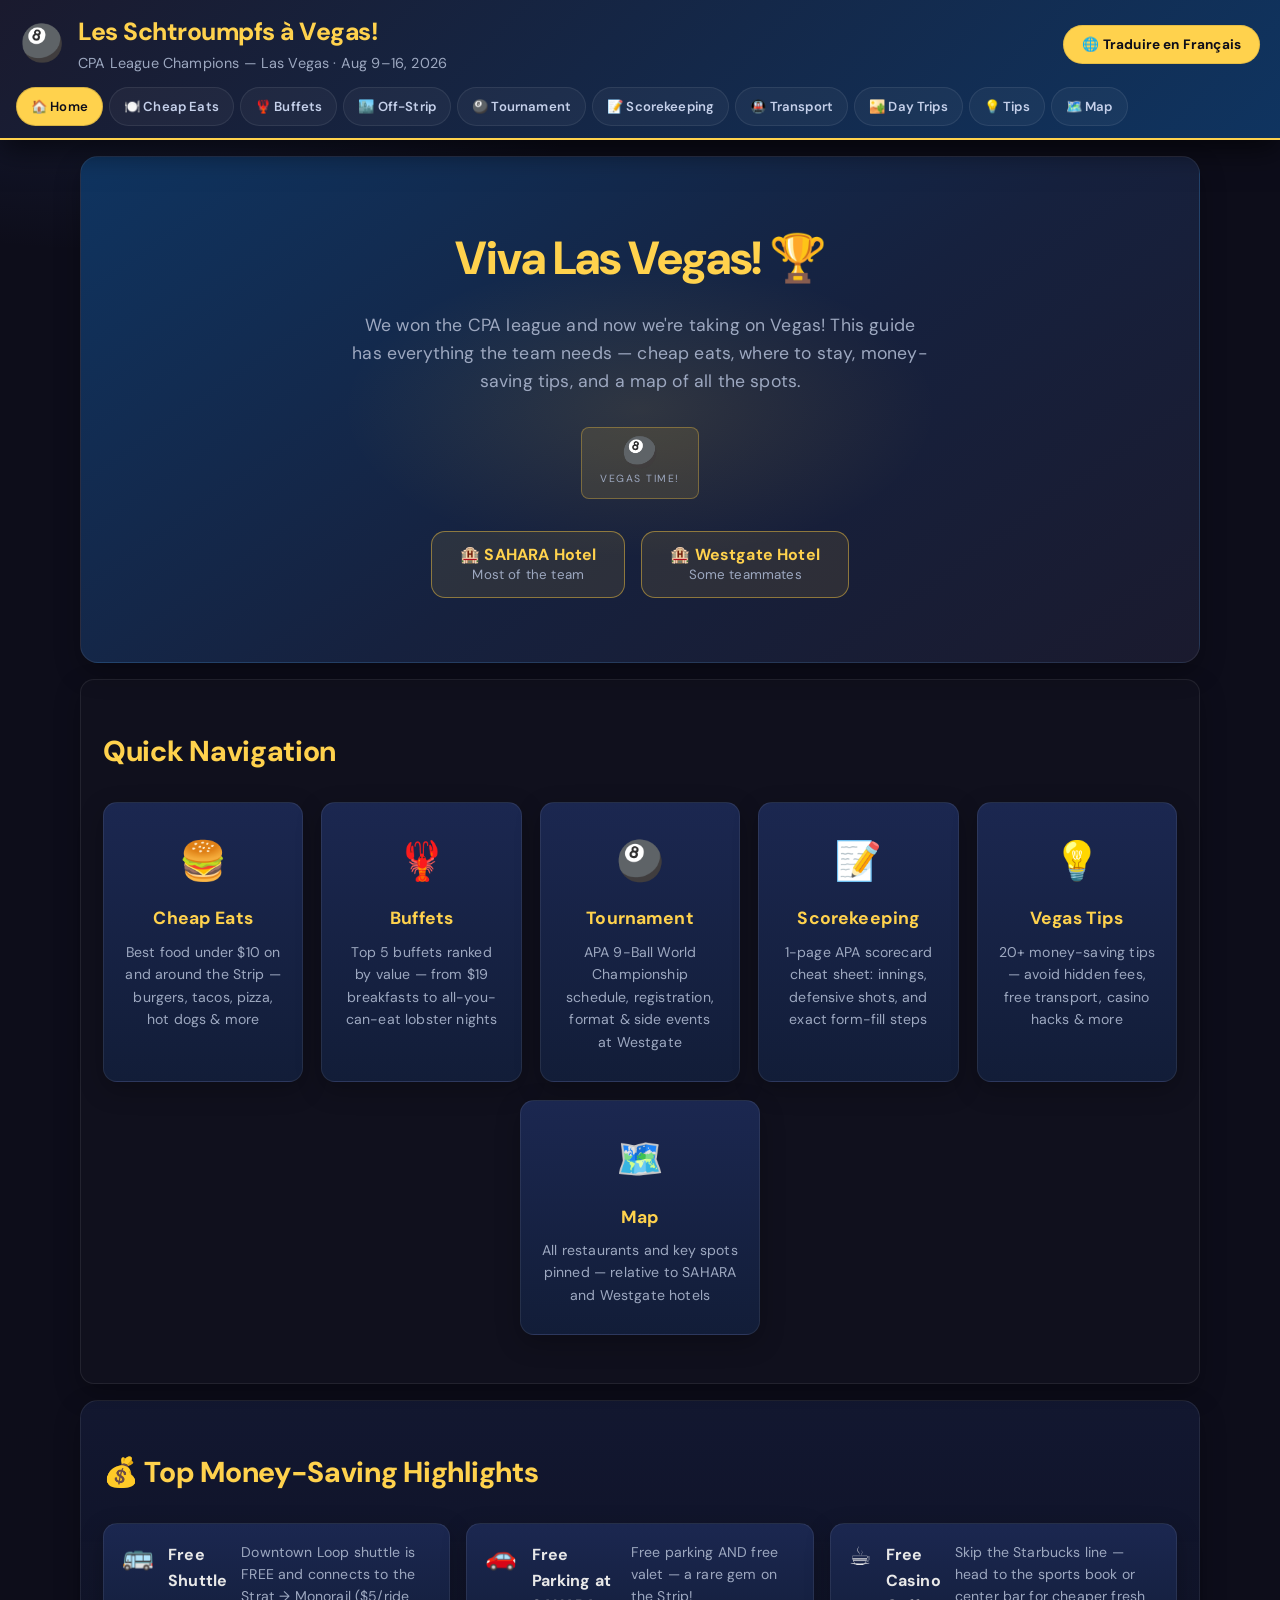
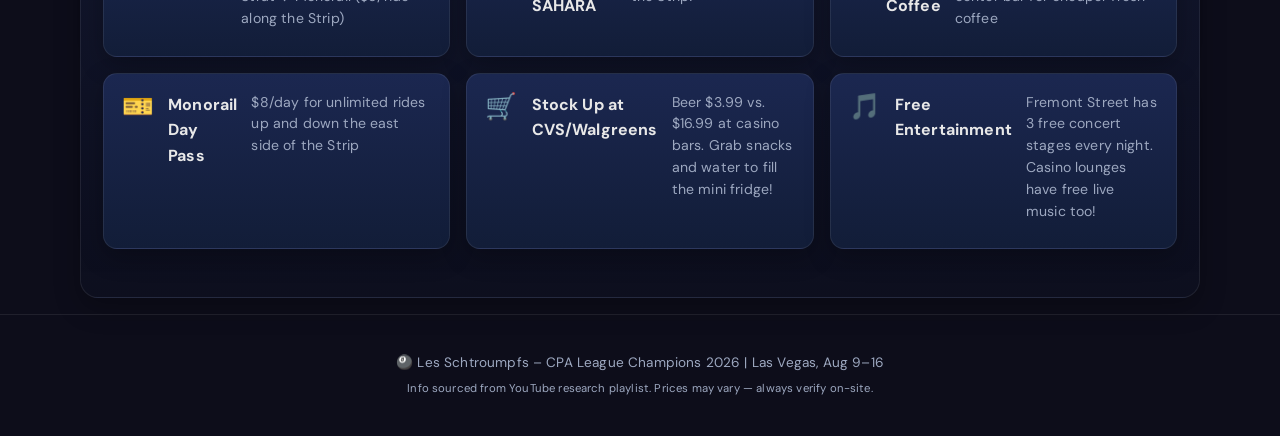
<file: index.html>
<!DOCTYPE html>
<html lang="en">
<head>
  <meta charset="UTF-8" />
  <link rel="manifest" href="manifest.json" />
  <meta name="theme-color" content="#f0c040" />
  <meta name="apple-mobile-web-app-capable" content="yes" />
  <meta name="apple-mobile-web-app-status-bar-style" content="black-translucent" />
  <link rel="apple-touch-icon" href="icons/icon-192.png" />
  <meta name="viewport" content="width=device-width, initial-scale=1.0" />
  <title>🎱 Les Schtroumpfs – Vegas 2026</title>
  <link rel="stylesheet" href="style.css?v=vegas2026-v31" />
</head>
<body>

  <!-- HEADER -->
  <header>
    <div class="header-inner">
      <div class="header-title">
        <span class="emoji-big">🎱</span>
        <div>
          <h1>Les Schtroumpfs à Vegas!</h1>
          <p class="subtitle">CPA League Champions — Las Vegas · Aug 9–16, 2026</p>
        </div>
      </div>
      <div class="translate-bar">
        <a href="https://translate.google.com/translate?hl=fr&sl=en&tl=fr&u=https%3A%2F%2Fchrisribe.github.io%2Fvegas-2026%2F"
           target="_blank" class="translate-btn">🌐 Traduire en Français</a>
      </div>
    </div>

        <div class="nav-scroll-wrap"><nav id="main-nav"></nav></div>
    <script src="nav.js?v=vegas2026-v31"></script>
  </header>

  <!-- COUNTDOWN SCRIPT (runs before render) -->
  <script>
    (function() {
      window.VEGAS_START = new Date('2026-08-09T12:00:00-07:00'); // PDT check-in noon
    })();
  </script>

  <!-- HERO -->
  <section class="hero">
    <div class="hero-content">
      <h2>Viva Las Vegas! 🏆</h2>
      <p>We won the CPA league and now we're taking on Vegas! This guide has everything the team needs — cheap eats, where to stay, money-saving tips, and a map of all the spots.</p>
      <!-- COUNTDOWN -->
      <div class="countdown" id="countdown" aria-label="Days until Vegas"></div>

      <div class="hotel-badges">
        <div class="badge">🏨 SAHARA Hotel<br/><small>Most of the team</small></div>
        <div class="badge">🏨 Westgate Hotel<br/><small>Some teammates</small></div>
      </div>
    </div>
  </section>

  <!-- QUICK LINKS -->
  <section class="quick-links">
    <h2>Quick Navigation</h2>
    <div class="cards">
      <a href="cheap-eats.html" class="card">
        <div class="card-icon">🍔</div>
        <h3>Cheap Eats</h3>
        <p>Best food under $10 on and around the Strip — burgers, tacos, pizza, hot dogs & more</p>
      </a>
      <a href="buffets.html" class="card">
        <div class="card-icon">🦞</div>
        <h3>Buffets</h3>
        <p>Top 5 buffets ranked by value — from $19 breakfasts to all-you-can-eat lobster nights</p>
      </a>
      <a href="tournament.html" class="card">
        <div class="card-icon">🎱</div>
        <h3>Tournament</h3>
        <p>APA 9-Ball World Championship schedule, registration, format & side events at Westgate</p>
      </a>
      <a href="scorekeeping.html" class="card">
        <div class="card-icon">📝</div>
        <h3>Scorekeeping</h3>
        <p>1-page APA scorecard cheat sheet: innings, defensive shots, and exact form-fill steps</p>
      </a>
      <a href="tips.html" class="card">
        <div class="card-icon">💡</div>
        <h3>Vegas Tips</h3>
        <p>20+ money-saving tips — avoid hidden fees, free transport, casino hacks & more</p>
      </a>
      <a href="map.html" class="card">
        <div class="card-icon">🗺️</div>
        <h3>Map</h3>
        <p>All restaurants and key spots pinned — relative to SAHARA and Westgate hotels</p>
      </a>
    </div>
  </section>

  <!-- HIGHLIGHTS -->
  <section class="highlights">
    <h2>💰 Top Money-Saving Highlights</h2>
    <div class="highlight-grid">
      <div class="highlight-item">
        <span class="hi">🚌</span>
        <strong>Free Shuttle</strong>
        <p>Downtown Loop shuttle is FREE and connects to the Strat → Monorail ($5/ride along the Strip)</p>
      </div>
      <div class="highlight-item">
        <span class="hi">🚗</span>
        <strong>Free Parking at SAHARA</strong>
        <p>Free parking AND free valet — a rare gem on the Strip!</p>
      </div>
      <div class="highlight-item">
        <span class="hi">☕</span>
        <strong>Free Casino Coffee</strong>
        <p>Skip the Starbucks line — head to the sports book or center bar for cheaper fresh coffee</p>
      </div>
      <div class="highlight-item">
        <span class="hi">🎫</span>
        <strong>Monorail Day Pass</strong>
        <p>$8/day for unlimited rides up and down the east side of the Strip</p>
      </div>
      <div class="highlight-item">
        <span class="hi">🛒</span>
        <strong>Stock Up at CVS/Walgreens</strong>
        <p>Beer $3.99 vs. $16.99 at casino bars. Grab snacks and water to fill the mini fridge!</p>
      </div>
      <div class="highlight-item">
        <span class="hi">🎵</span>
        <strong>Free Entertainment</strong>
        <p>Fremont Street has 3 free concert stages every night. Casino lounges have free live music too!</p>
      </div>
    </div>
  </section>

  <!-- FOOTER -->
  <footer>
    <p>🎱 Les Schtroumpfs – CPA League Champions 2026 | Las Vegas, Aug 9–16</p>
    <p><small>Info sourced from YouTube research playlist. Prices may vary — always verify on-site.</small></p>
  </footer>

  <!-- COUNTDOWN TIMER -->
  <script>
    (function () {
      var cd = document.getElementById('countdown');
      if (!cd || !window.VEGAS_START) return;

      function update() {
        var now = new Date();
        var diff = window.VEGAS_START - now;

        if (diff <= 0) {
          cd.innerHTML = '<div class="countdown-block"><span class="countdown-num">🎱</span><span class="countdown-label">Vegas time!</span></div>';
          return;
        }

        var days    = Math.floor(diff / 86400000);
        var hours   = Math.floor((diff % 86400000) / 3600000);
        var minutes = Math.floor((diff % 3600000)  / 60000);
        var seconds = Math.floor((diff % 60000)    / 1000);

        cd.innerHTML =
          block(days,    'Days')    +
          block(hours,   'Hours')   +
          block(minutes, 'Minutes') +
          block(seconds, 'Seconds');
      }

      function block(n, label) {
        return '<div class="countdown-block"><span class="countdown-num">' + n +
               '</span><span class="countdown-label">' + label + '</span></div>';
      }

      update();
      setInterval(update, 1000);
    })();
  </script>

  <script>
    if ("serviceWorker" in navigator) {
      window.addEventListener("load", () => {
        navigator.serviceWorker.register('./sw.js', { updateViaCache: 'none' })
      });
    }
  </script>
</body>
</html>
</file>
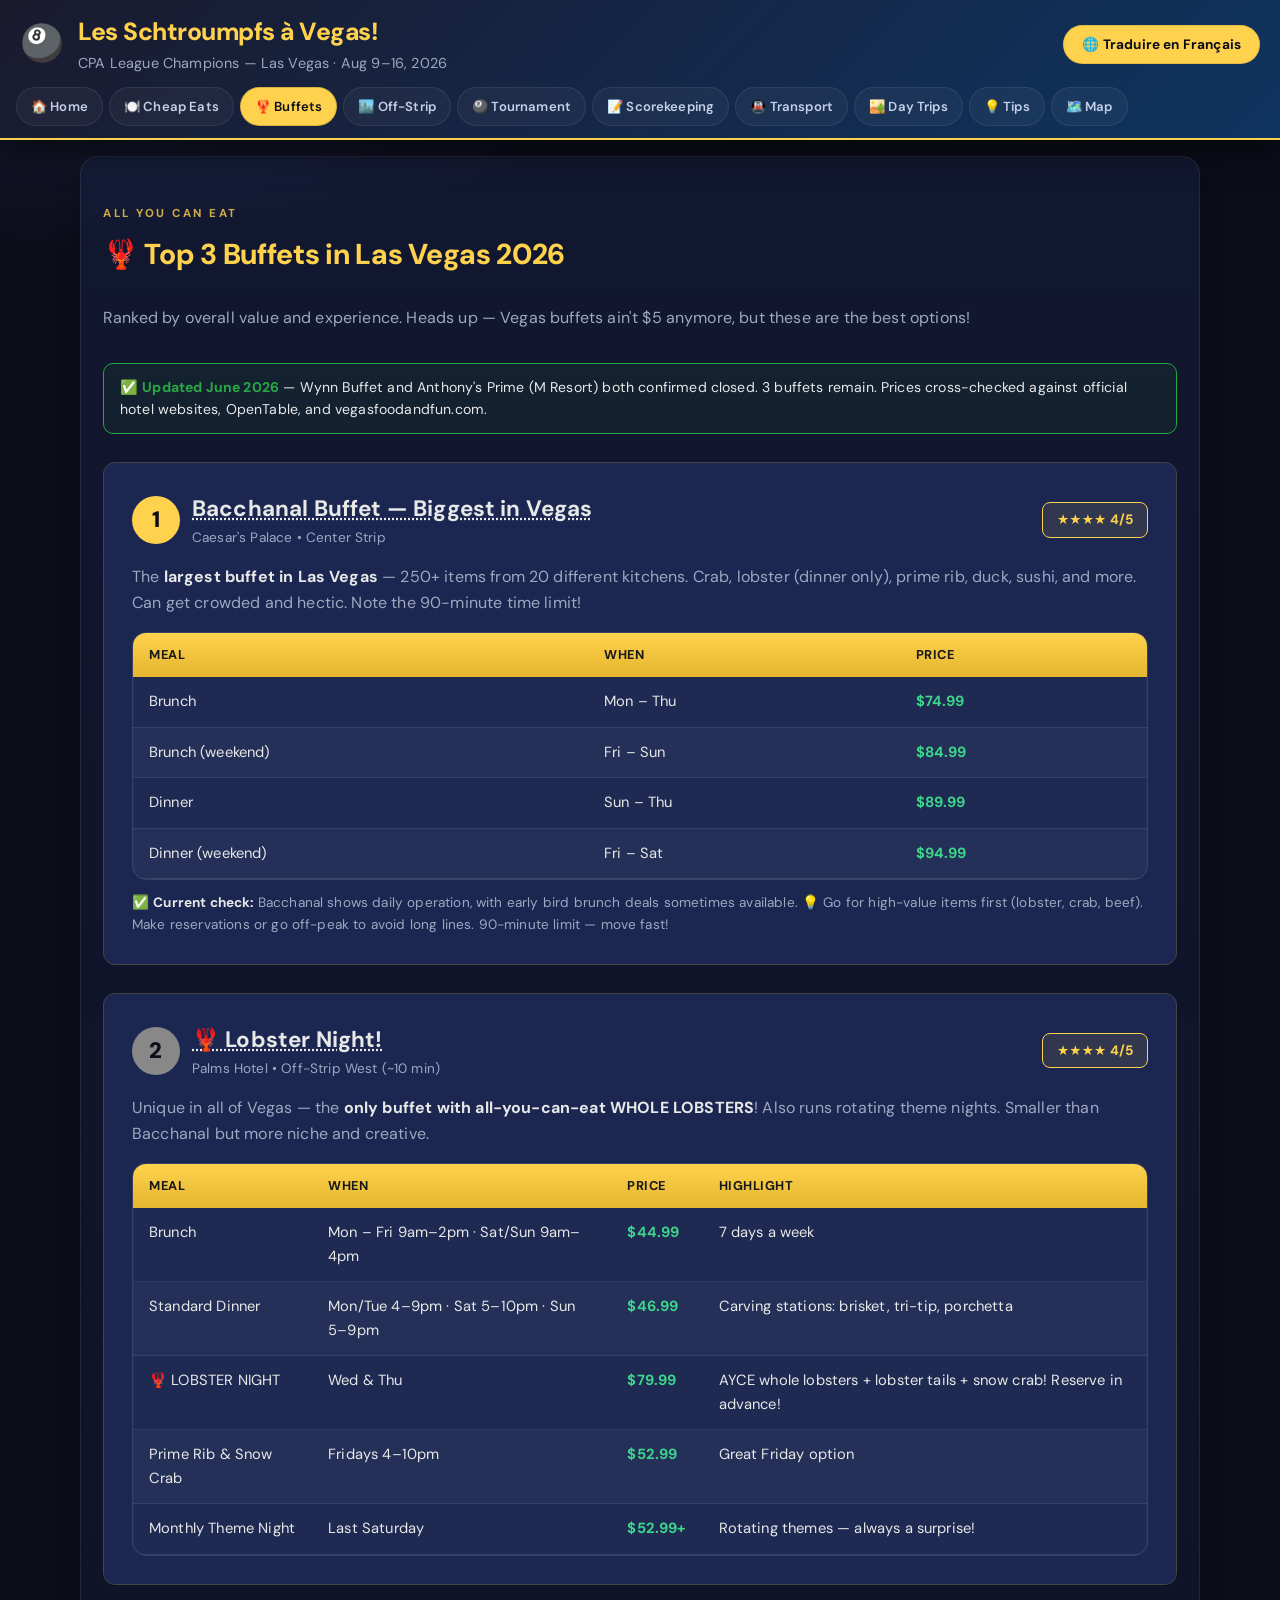
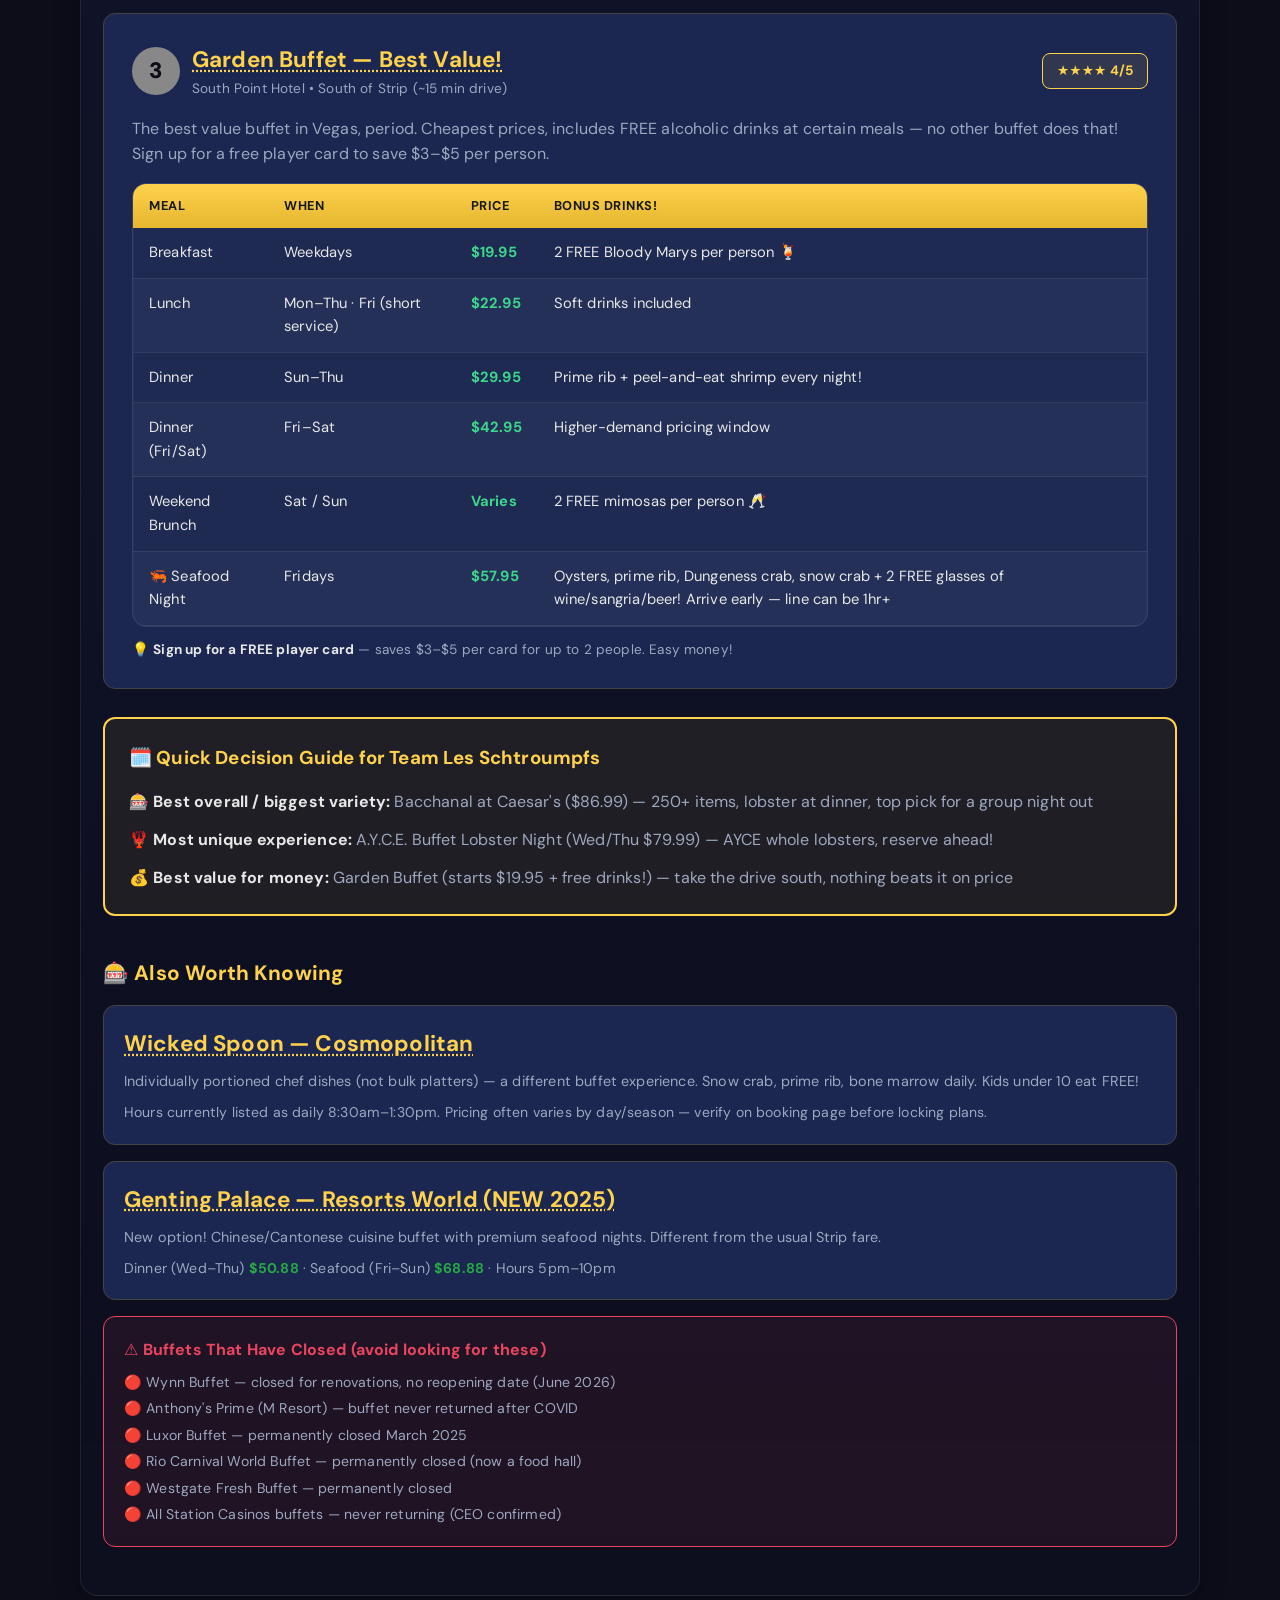
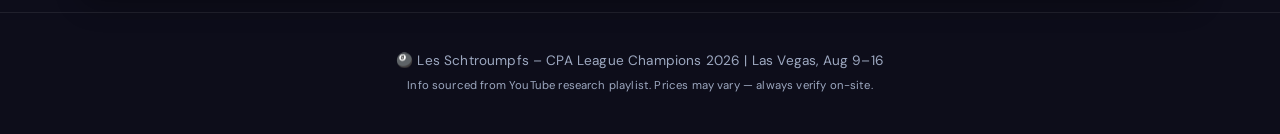
<file: buffets.html>
<!DOCTYPE html>
<html lang="en">
<head>
  <meta charset="UTF-8" />
  <link rel="manifest" href="manifest.json" />
  <meta name="theme-color" content="#f0c040" />
  <meta name="apple-mobile-web-app-capable" content="yes" />
  <meta name="apple-mobile-web-app-status-bar-style" content="black-translucent" />
  <link rel="apple-touch-icon" href="icons/icon-192.png" />
  <meta name="viewport" content="width=device-width, initial-scale=1.0" />
  <title>🦞 Buffets – Vegas 2026</title>
  <link rel="stylesheet" href="style.css?v=vegas2026-v31" />
</head>
<body>
  <header>
    <div class="header-inner">
      <div class="header-title">
        <span class="emoji-big">🎱</span>
        <div>
          <h1>Les Schtroumpfs à Vegas!</h1>
          <p class="subtitle">CPA League Champions — Las Vegas · Aug 9–16, 2026</p>
        </div>
      </div>
      <div class="translate-bar">
        <a href="https://translate.google.com/translate?hl=fr&sl=en&tl=fr&u=https%3A%2F%2Fchrisribe.github.io%2Fvegas-2026%2Fbuffets.html"
           target="_blank" class="translate-btn">🌐 Traduire en Français</a>
      </div>
    </div>
            <div class="nav-scroll-wrap"><nav id="main-nav"></nav></div>
    <script src="nav.js?v=vegas2026-v31"></script>
  </header>

  <section>
    <span class="section-label">All you can eat</span>
    <h2>🦞 Top 3 Buffets in Las Vegas 2026</h2>
    <p style="color:var(--text-muted); margin-bottom:32px;">Ranked by overall value and experience. Heads up — Vegas buffets ain't $5 anymore, but these are the best options!</p>

    <div style="background:rgba(40,167,69,0.08); border:1px solid #28a745; border-radius:10px; padding:12px 16px; margin-bottom:28px; font-size:0.88rem;">
      ✅ <strong style="color:#28a745">Updated June 2026</strong> — Wynn Buffet and Anthony's Prime (M Resort) both confirmed closed. 3 buffets remain. Prices cross-checked against official hotel websites, OpenTable, and vegasfoodandfun.com.
    </div>

    <!-- #1 Bacchanal -->
    <div style="background:var(--card-bg); border:1px solid #444; border-radius:12px; padding:28px; margin-bottom:28px;">
      <div style="display:flex; align-items:center; gap:12px; margin-bottom:16px; flex-wrap:wrap;">
        <div style="background:var(--gold); color:var(--darker); border-radius:50%; width:48px; height:48px; display:flex; align-items:center; justify-content:center; font-size:1.4rem; font-weight:900;">1</div>
        <div>
          <h3 style="color:var(--text); font-size:1.4rem;"><a href="https://www.google.com/search?q=Bacchanal+Buffet+Caesars+Palace+Las+Vegas" target="_blank" rel="noopener" style="color:inherit; text-decoration:underline dotted; text-underline-offset:3px;">Bacchanal Buffet — Biggest in Vegas</a></h3>
          <p style="color:var(--text-muted); font-size:0.85rem;">Caesar's Palace • Center Strip</p>
        </div>
        <div style="margin-left:auto; background:rgba(240,192,64,0.1); border:1px solid var(--gold); color:var(--gold); border-radius:8px; padding:6px 14px; font-weight:700; font-size:0.85rem;">★★★★ 4/5</div>
      </div>
      <p style="margin-bottom:16px; color:var(--text-muted);">The <strong style="color:var(--text)">largest buffet in Las Vegas</strong> — 250+ items from 20 different kitchens. Crab, lobster (dinner only), prime rib, duck, sushi, and more. Can get crowded and hectic. Note the 90-minute time limit!</p>
      <div class="table-wrap">
        <table>
          <thead><tr><th>Meal</th><th>When</th><th>Price</th></tr></thead>
          <tbody>
            <tr><td>Brunch</td><td>Mon – Thu</td><td class="price">$74.99</td></tr>
            <tr><td>Brunch (weekend)</td><td>Fri – Sun</td><td class="price">$84.99</td></tr>
            <tr><td>Dinner</td><td>Sun – Thu</td><td class="price">$89.99</td></tr>
            <tr><td>Dinner (weekend)</td><td>Fri – Sat</td><td class="price">$94.99</td></tr>
          </tbody>
        </table>
      </div>
      <p style="margin-top:12px; color:var(--text-muted); font-size:0.85rem;">✅ <strong style="color:var(--text)">Current check:</strong> Bacchanal shows daily operation, with early bird brunch deals sometimes available. 💡 Go for high-value items first (lobster, crab, beef). Make reservations or go off-peak to avoid long lines. 90-minute limit — move fast!</p>
    </div>

    <!-- #2 A.Y.C.E. Buffet -->
    <div style="background:var(--card-bg); border:1px solid #444; border-radius:12px; padding:28px; margin-bottom:28px;">
      <div style="display:flex; align-items:center; gap:12px; margin-bottom:16px; flex-wrap:wrap;">
        <div style="background:#888; color:var(--darker); border-radius:50%; width:48px; height:48px; display:flex; align-items:center; justify-content:center; font-size:1.4rem; font-weight:900;">2</div>
        <div>
          <h3 style="color:var(--text); font-size:1.4rem;"><a href="https://www.google.com/search?q=AYCE+Buffet+Palms+Las+Vegas+lobster+night" target="_blank" rel="noopener" style="color:inherit; text-decoration:underline dotted; text-underline-offset:3px;">🦞 Lobster Night!</a></h3>
          <p style="color:var(--text-muted); font-size:0.85rem;">Palms Hotel • Off-Strip West (~10 min)</p>
        </div>
        <div style="margin-left:auto; background:rgba(240,192,64,0.1); border:1px solid var(--gold); color:var(--gold); border-radius:8px; padding:6px 14px; font-weight:700; font-size:0.85rem;">★★★★ 4/5</div>
      </div>
      <p style="margin-bottom:16px; color:var(--text-muted);">Unique in all of Vegas — the <strong style="color:var(--text)">only buffet with all-you-can-eat WHOLE LOBSTERS</strong>! Also runs rotating theme nights. Smaller than Bacchanal but more niche and creative.</p>
      <div class="table-wrap">
        <table>
          <thead><tr><th>Meal</th><th>When</th><th>Price</th><th>Highlight</th></tr></thead>
          <tbody>
            <tr><td>Brunch</td><td>Mon – Fri 9am–2pm · Sat/Sun 9am–4pm</td><td class="price">$44.99</td><td>7 days a week</td></tr>
            <tr><td>Standard Dinner</td><td>Mon/Tue 4–9pm · Sat 5–10pm · Sun 5–9pm</td><td class="price">$46.99</td><td>Carving stations: brisket, tri-tip, porchetta</td></tr>
            <tr><td>🦞 LOBSTER NIGHT</td><td>Wed &amp; Thu</td><td class="price">$79.99</td><td>AYCE whole lobsters + lobster tails + snow crab! Reserve in advance!</td></tr>
            <tr><td>Prime Rib &amp; Snow Crab</td><td>Fridays 4–10pm</td><td class="price">$52.99</td><td>Great Friday option</td></tr>
            <tr><td>Monthly Theme Night</td><td>Last Saturday</td><td class="price">$52.99+</td><td>Rotating themes — always a surprise!</td></tr>
          </tbody>
        </table>
      </div>
    </div>

    <!-- #3 Garden Buffet -->
    <div style="background:var(--card-bg); border:1px solid #444; border-radius:12px; padding:28px; margin-bottom:28px;">
      <div style="display:flex; align-items:center; gap:12px; margin-bottom:16px; flex-wrap:wrap;">
        <div style="background:#888; color:var(--darker); border-radius:50%; width:48px; height:48px; display:flex; align-items:center; justify-content:center; font-size:1.4rem; font-weight:900;">3</div>
        <div>
          <h3 style="color:var(--gold); font-size:1.4rem;"><a href="https://www.google.com/search?q=Garden+Buffet+South+Point+Las+Vegas" target="_blank" rel="noopener" style="color:inherit; text-decoration:underline dotted; text-underline-offset:3px;">Garden Buffet — Best Value!</a></h3>
          <p style="color:var(--text-muted); font-size:0.85rem;">South Point Hotel • South of Strip (~15 min drive)</p>
        </div>
        <div style="margin-left:auto; background:rgba(240,192,64,0.1); border:1px solid var(--gold); color:var(--gold); border-radius:8px; padding:6px 14px; font-weight:700; font-size:0.85rem;">★★★★ 4/5</div>
      </div>
      <p style="margin-bottom:16px; color:var(--text-muted);">The best value buffet in Vegas, period. Cheapest prices, includes FREE alcoholic drinks at certain meals — no other buffet does that! Sign up for a free player card to save $3–$5 per person.</p>
      <div class="table-wrap">
        <table>
          <thead><tr><th>Meal</th><th>When</th><th>Price</th><th>Bonus Drinks!</th></tr></thead>
          <tbody>
            <tr><td>Breakfast</td><td>Weekdays</td><td class="price">$19.95</td><td>2 FREE Bloody Marys per person 🍹</td></tr>
            <tr><td>Lunch</td><td>Mon–Thu · Fri (short service)</td><td class="price">$22.95</td><td>Soft drinks included</td></tr>
            <tr><td>Dinner</td><td>Sun–Thu</td><td class="price">$29.95</td><td>Prime rib + peel-and-eat shrimp every night!</td></tr>
            <tr><td>Dinner (Fri/Sat)</td><td>Fri–Sat</td><td class="price">$42.95</td><td>Higher-demand pricing window</td></tr>
            <tr><td>Weekend Brunch</td><td>Sat / Sun</td><td class="price">Varies</td><td>2 FREE mimosas per person 🥂</td></tr>
            <tr><td>🦐 Seafood Night</td><td>Fridays</td><td class="price">$57.95</td><td>Oysters, prime rib, Dungeness crab, snow crab + 2 FREE glasses of wine/sangria/beer! Arrive early — line can be 1hr+</td></tr>
          </tbody>
        </table>
      </div>
      <p style="margin-top:12px; color:var(--text-muted); font-size:0.85rem;">💡 <strong style="color:var(--text)">Sign up for a FREE player card</strong> — saves $3–$5 per card for up to 2 people. Easy money!</p>
    </div>

    <!-- COMPARISON -->
    <div style="background:rgba(240,192,64,0.08); border:2px solid var(--gold); border-radius:12px; padding:24px; margin-top:16px;">
      <h3 style="color:var(--gold); margin-bottom:16px;">🗓️ Quick Decision Guide for Team Les Schtroumpfs</h3>
      <ul style="color:var(--text-muted); list-style:none; display:grid; gap:12px;">
        <li>🎰 <strong style="color:var(--text)">Best overall / biggest variety:</strong> Bacchanal at Caesar's ($86.99) — 250+ items, lobster at dinner, top pick for a group night out</li>
        <li>🦞 <strong style="color:var(--text)">Most unique experience:</strong> A.Y.C.E. Buffet Lobster Night (Wed/Thu $79.99) — AYCE whole lobsters, reserve ahead!</li>
        <li>💰 <strong style="color:var(--text)">Best value for money:</strong> Garden Buffet (starts $19.95 + free drinks!) — take the drive south, nothing beats it on price</li>
      </ul>
    </div>

    <!-- BONUS -->
    <h3 style="color:var(--gold); margin:40px 0 16px; font-size:1.3rem;">🎰 Also Worth Knowing</h3>
    <div style="display:grid; gap:16px;">
      <div style="background:var(--card-bg); border:1px solid #444; border-radius:12px; padding:20px;">
        <h3 style="color:var(--gold); font-size:1.4rem;"><a href="https://www.google.com/search?q=Wicked+Spoon+Cosmopolitan+Las+Vegas" target="_blank" rel="noopener" style="color:inherit; text-decoration:underline dotted; text-underline-offset:3px;">Wicked Spoon — Cosmopolitan</a></h3>
        <p style="color:var(--text-muted); margin:8px 0; font-size:0.9rem;">Individually portioned chef dishes (not bulk platters) — a different buffet experience. Snow crab, prime rib, bone marrow daily. Kids under 10 eat FREE!</p>
        <p style="color:var(--text-muted); font-size:0.88rem;">Hours currently listed as daily 8:30am–1:30pm. Pricing often varies by day/season — verify on booking page before locking plans.</p>
      </div>
      <div style="background:var(--card-bg); border:1px solid #444; border-radius:12px; padding:20px;">
        <h3 style="color:var(--gold); font-size:1.4rem;"><a href="https://www.google.com/search?q=Genting+Palace+Resorts+World+Las+Vegas+buffet" target="_blank" rel="noopener" style="color:inherit; text-decoration:underline dotted; text-underline-offset:3px;">Genting Palace — Resorts World (NEW 2025)</a></h3>
        <p style="color:var(--text-muted); margin:8px 0; font-size:0.9rem;">New option! Chinese/Cantonese cuisine buffet with premium seafood nights. Different from the usual Strip fare.</p>
        <p style="color:var(--text-muted); font-size:0.88rem;">Dinner (Wed–Thu) <span style="color:#28a745; font-weight:700;">$50.88</span> · Seafood (Fri–Sun) <span style="color:#28a745; font-weight:700;">$68.88</span> · Hours 5pm–10pm</p>
      </div>
      <div style="background:rgba(233,69,96,0.08); border:1px solid var(--accent); border-radius:12px; padding:20px;">
        <strong style="color:var(--accent); font-size:1rem;">⚠️ Buffets That Have Closed (avoid looking for these)</strong>
        <ul style="color:var(--text-muted); font-size:0.88rem; margin-top:8px; list-style:none; display:grid; gap:4px;">
          <li>🔴 Wynn Buffet — closed for renovations, no reopening date (June 2026)</li>
          <li>🔴 Anthony's Prime (M Resort) — buffet never returned after COVID</li>
          <li>🔴 Luxor Buffet — permanently closed March 2025</li>
          <li>🔴 Rio Carnival World Buffet — permanently closed (now a food hall)</li>
          <li>🔴 Westgate Fresh Buffet — permanently closed</li>
          <li>🔴 All Station Casinos buffets — never returning (CEO confirmed)</li>
        </ul>
      </div>
    </div>
  </section>

  <footer>
    <p>🎱 Les Schtroumpfs – CPA League Champions 2026 | Las Vegas, Aug 9–16</p>
    <p><small>Info sourced from YouTube research playlist. Prices may vary — always verify on-site.</small></p>
  </footer>
  <script src="notes-mobile.js"></script>
  <script>
    if ("serviceWorker" in navigator) {
      window.addEventListener("load", () => {
        navigator.serviceWorker.register('./sw.js', { updateViaCache: 'none' })
      });
    }
  </script>
</body>
</html>
</file>
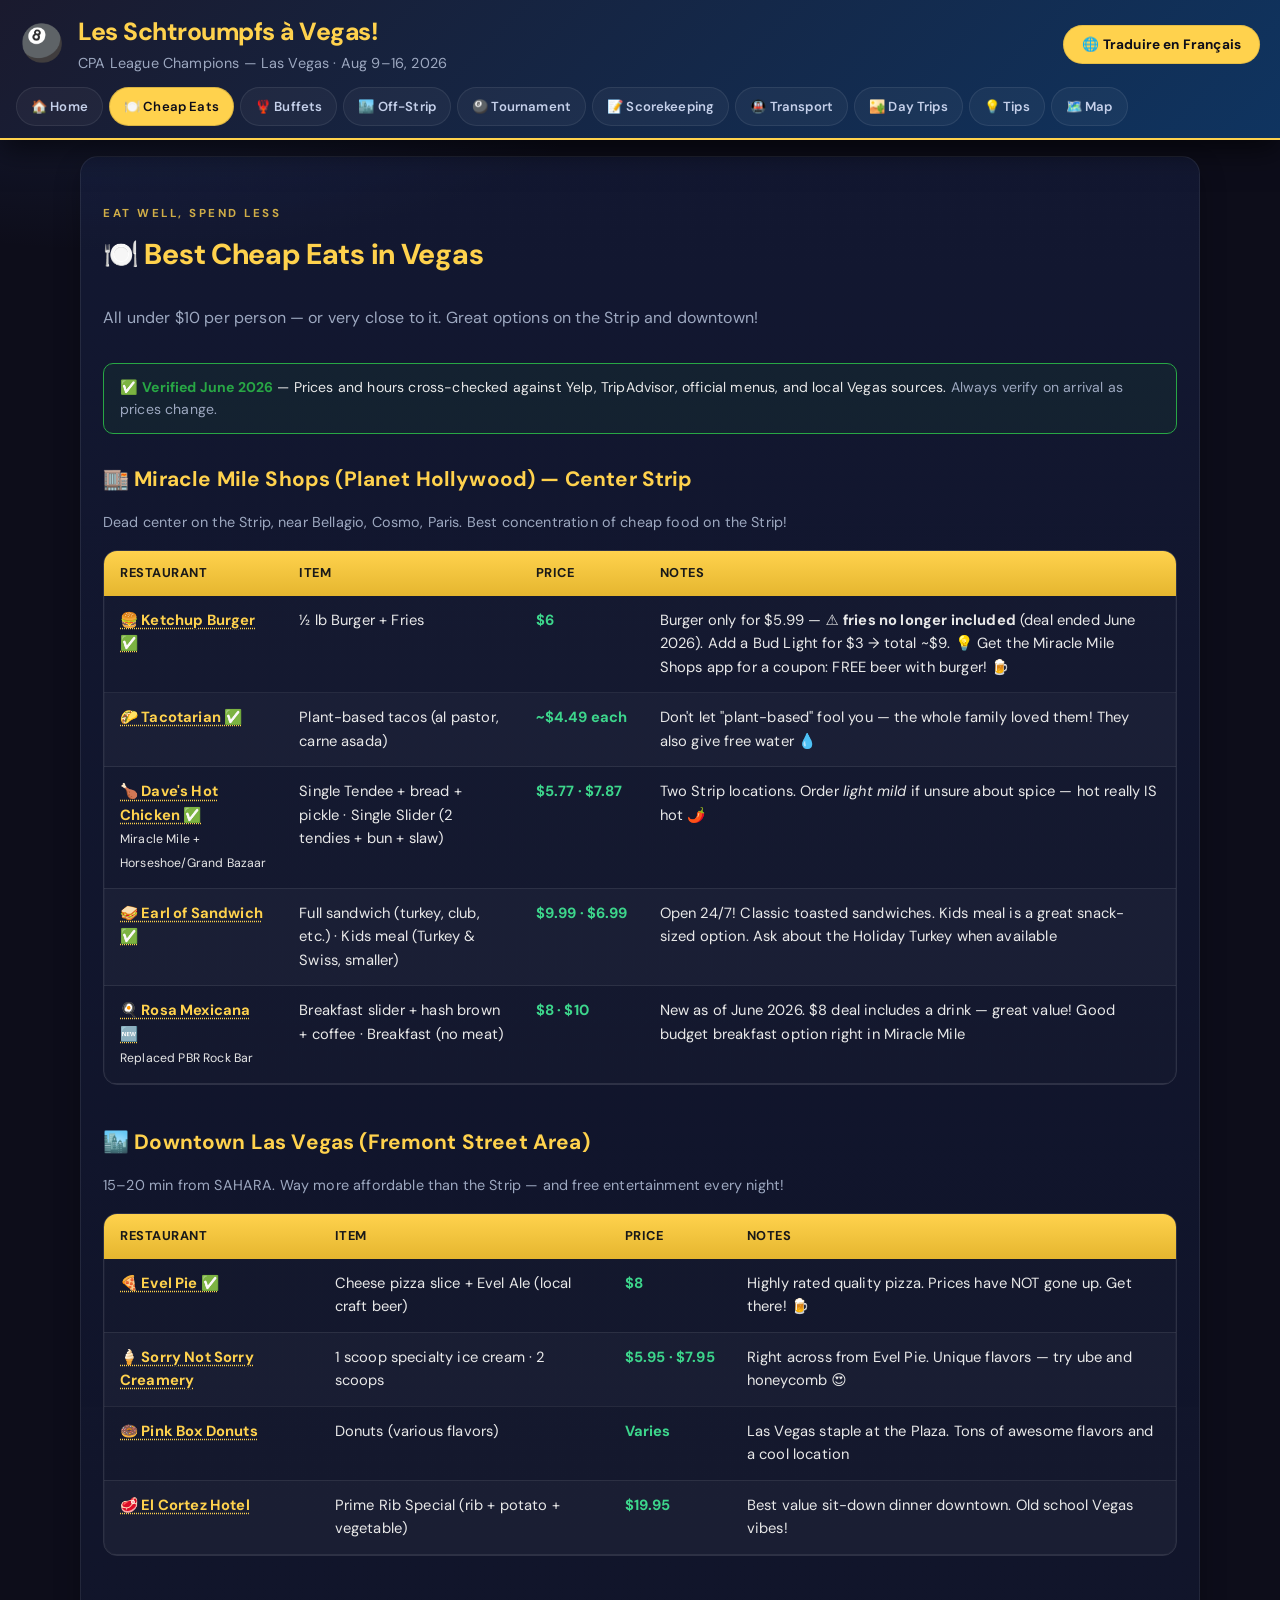
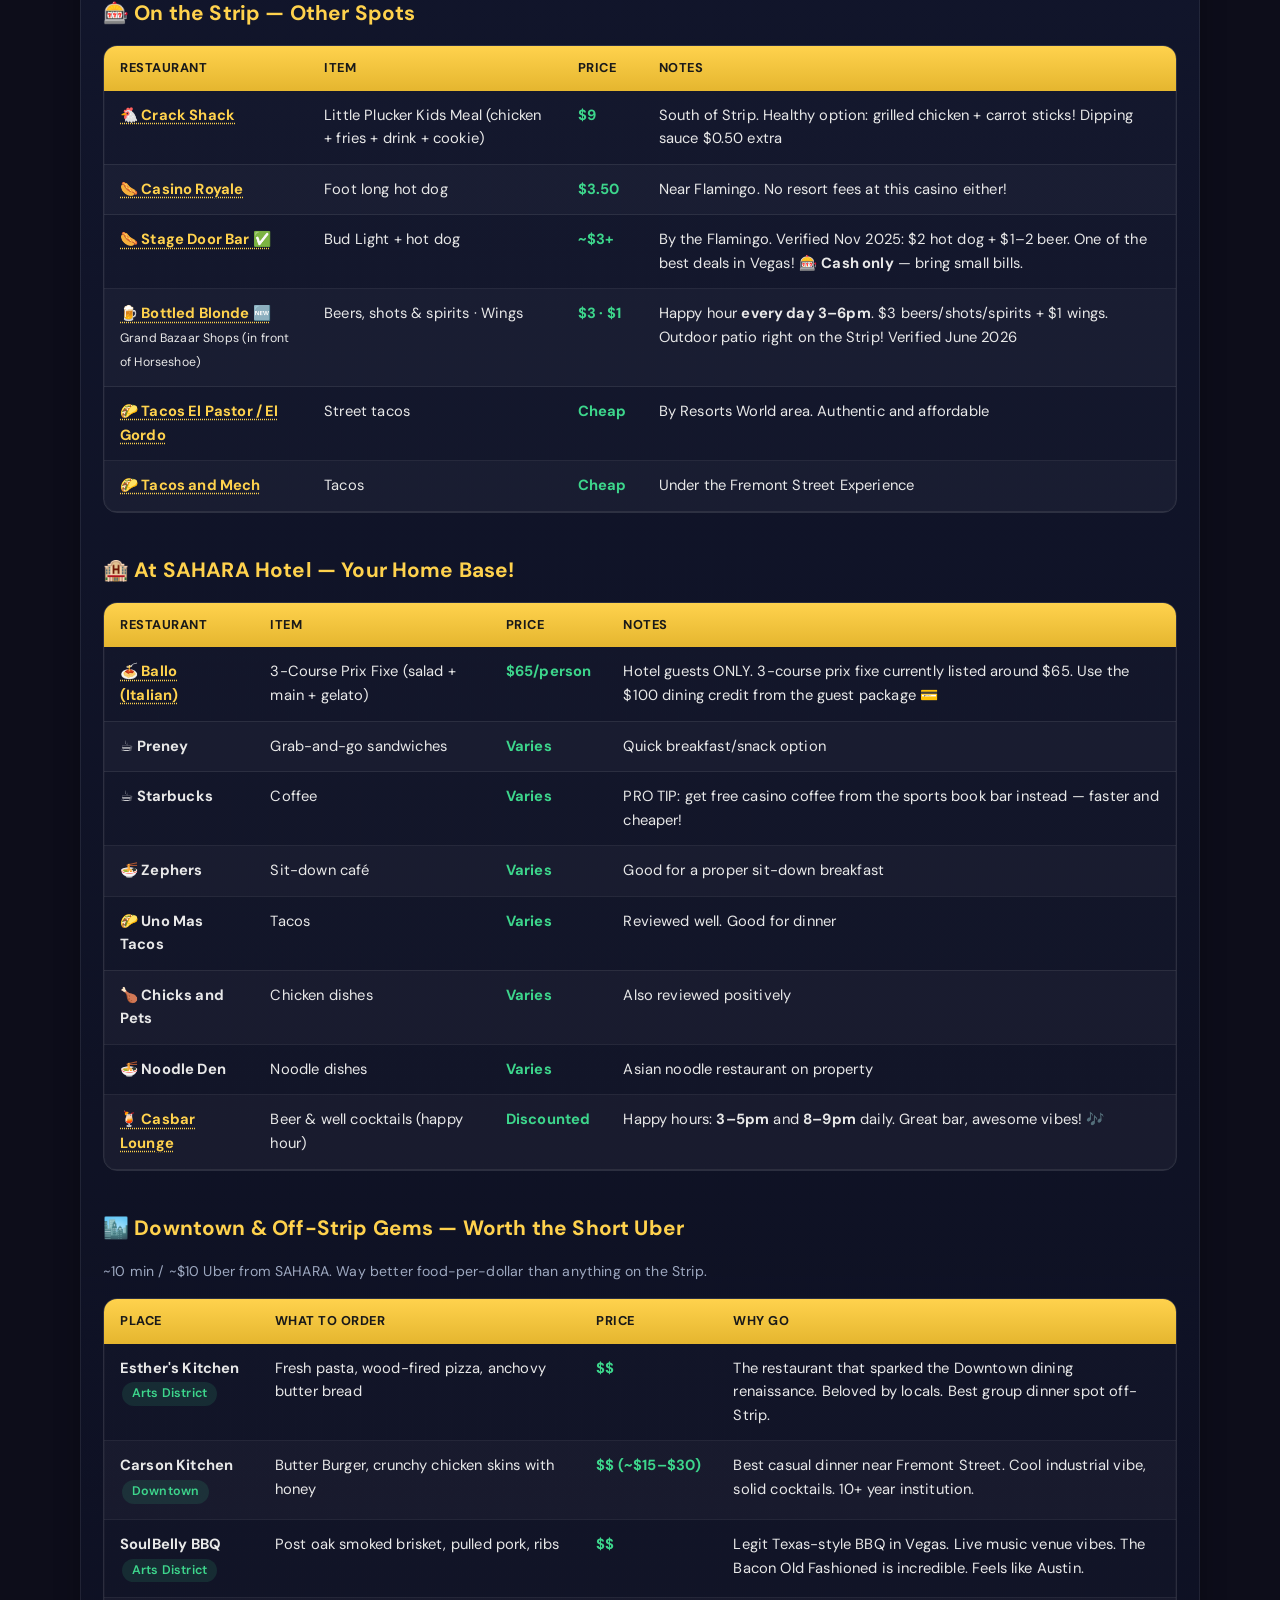
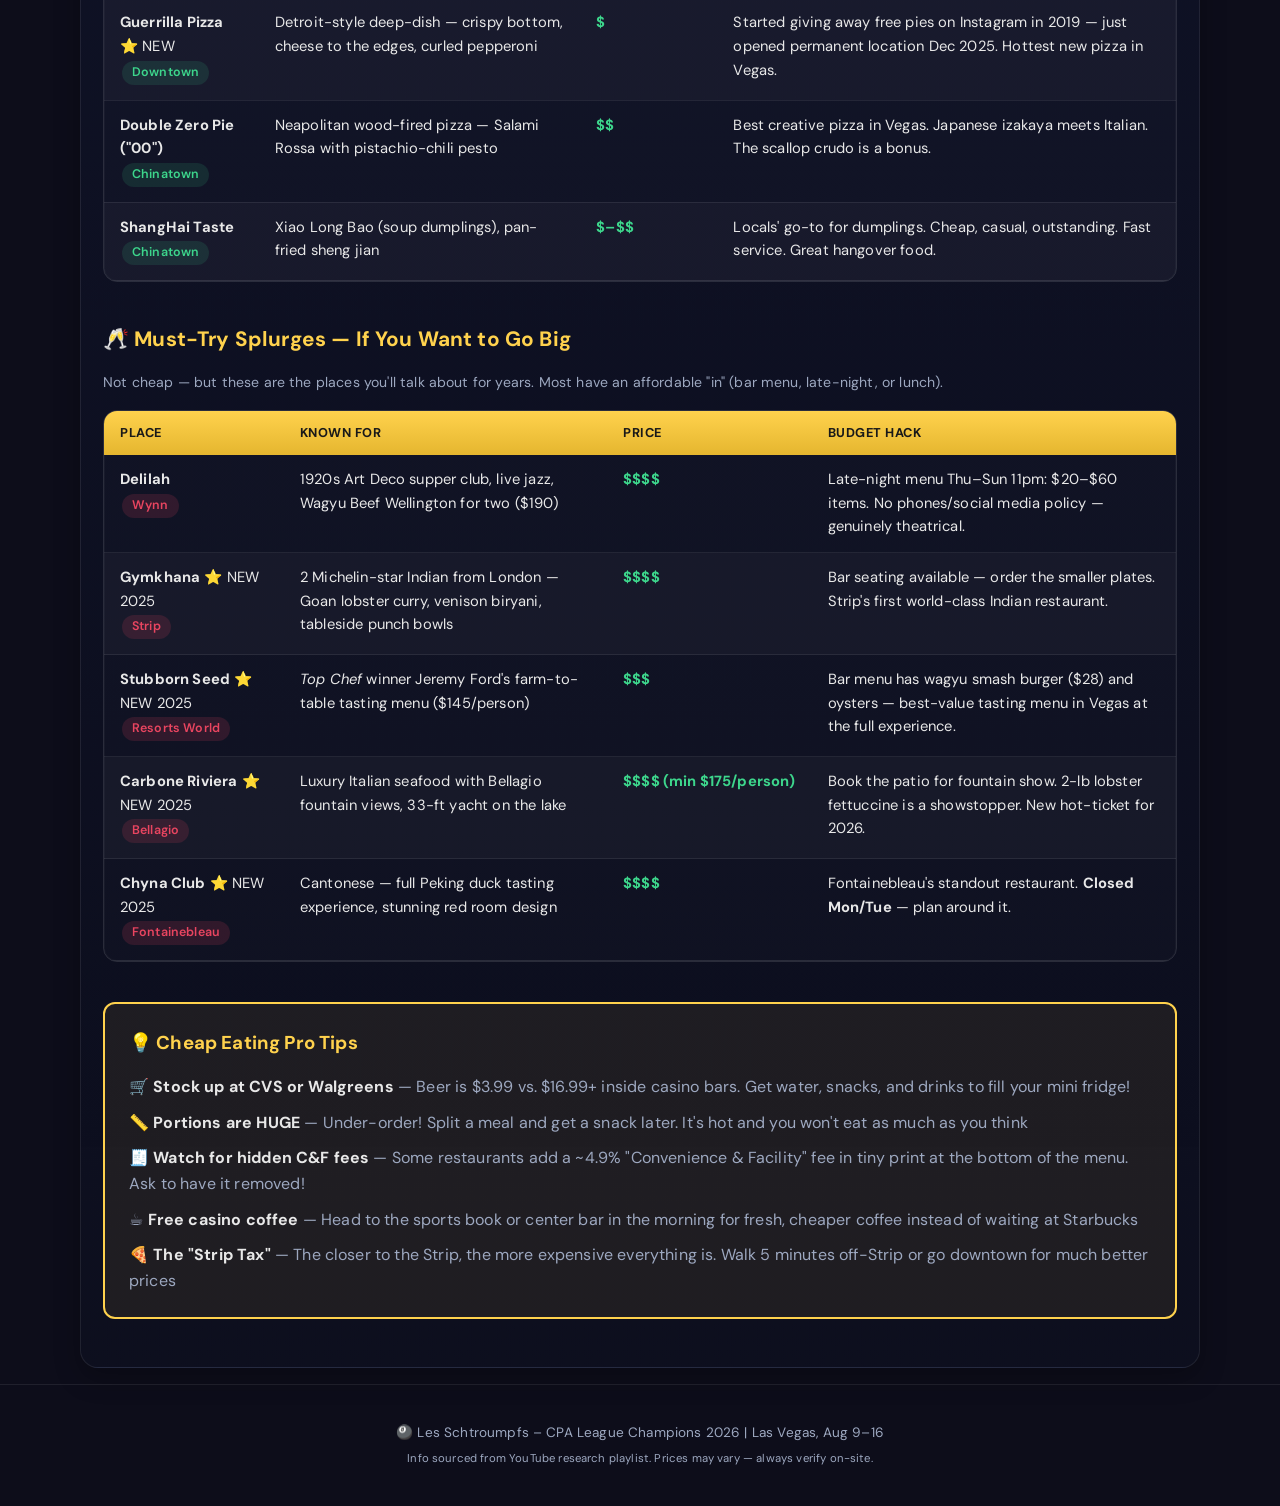
<file: cheap-eats.html>
<!DOCTYPE html>
<html lang="en">
<head>
  <meta charset="UTF-8" />
  <link rel="manifest" href="manifest.json" />
  <meta name="theme-color" content="#f0c040" />
  <meta name="apple-mobile-web-app-capable" content="yes" />
  <meta name="apple-mobile-web-app-status-bar-style" content="black-translucent" />
  <link rel="apple-touch-icon" href="icons/icon-192.png" />
  <meta name="viewport" content="width=device-width, initial-scale=1.0" />
  <title>🍽️ Cheap Eats – Vegas 2026</title>
  <link rel="stylesheet" href="style.css?v=vegas2026-v31" />
</head>
<body>
  <header>
    <div class="header-inner">
      <div class="header-title">
        <span class="emoji-big">🎱</span>
        <div>
          <h1>Les Schtroumpfs à Vegas!</h1>
          <p class="subtitle">CPA League Champions — Las Vegas · Aug 9–16, 2026</p>
        </div>
      </div>
      <div class="translate-bar">
        <a href="https://translate.google.com/translate?hl=fr&sl=en&tl=fr&u=https%3A%2F%2Fchrisribe.github.io%2Fvegas-2026%2Fcheap-eats.html"
           target="_blank" class="translate-btn">🌐 Traduire en Français</a>
      </div>
    </div>
    <div class="nav-scroll-wrap"><nav id="main-nav"></nav></div>
    <script src="nav.js?v=vegas2026-v31"></script>
    </header>

  <section>
    <span class="section-label">Eat well, spend less</span>
    <h2>🍽️ Best Cheap Eats in Vegas</h2>
    <p style="color:var(--text-muted); margin-bottom:32px;">All under $10 per person — or very close to it. Great options on the Strip and downtown!</p>

    <div style="background:rgba(40,167,69,0.08); border:1px solid #28a745; border-radius:10px; padding:12px 16px; margin-bottom:28px; font-size:0.88rem;">
      ✅ <strong style="color:#28a745">Verified June 2026</strong> — Prices and hours cross-checked against Yelp, TripAdvisor, official menus, and local Vegas sources. <span style="color:var(--text-muted)">Always verify on arrival as prices change.</span>
    </div>

    <!-- MIRACLE MILE -->
    <h3 style="color:var(--gold); margin-bottom:16px; font-size:1.3rem;">🏬 Miracle Mile Shops (Planet Hollywood) — Center Strip</h3>
    <p style="color:var(--text-muted); margin-bottom:16px; font-size:0.9rem;">Dead center on the Strip, near Bellagio, Cosmo, Paris. Best concentration of cheap food on the Strip!</p>
    <div class="table-wrap">
      <table>
        <thead>
          <tr>
            <th>Restaurant</th>
            <th>Item</th>
            <th>Price</th>
            <th>Notes</th>
          </tr>
        </thead>
        <tbody>
          <tr>
            <td><strong><a href="https://www.google.com/search?q=Ketchup+Burger+Bar+Miracle+Mile+Las+Vegas" target="_blank" rel="noopener" style="color:var(--gold); text-decoration:underline dotted; text-underline-offset:3px;">🍔 Ketchup Burger ✅</a></strong></td>
            <td>½ lb Burger + Fries</td>
            <td class="price">$6</td>
            <td>Burger only for $5.99 — ⚠️ <strong>fries no longer included</strong> (deal ended June 2026). Add a Bud Light for $3 → total ~$9. 💡 Get the Miracle Mile Shops app for a coupon: FREE beer with burger! 🍺</td>
          </tr>
          <tr>
            <td><strong><a href="https://www.google.com/search?q=Tacotarian+Las+Vegas+vegan+tacos" target="_blank" rel="noopener" style="color:var(--gold); text-decoration:underline dotted; text-underline-offset:3px;">🌮 Tacotarian ✅</a></strong></td>
            <td>Plant-based tacos (al pastor, carne asada)</td>
            <td class="price">~$4.49 each</td>
            <td>Don't let "plant-based" fool you — the whole family loved them! They also give free water 💧</td>
          </tr>
          <tr>
            <td><strong><a href="https://www.google.com/search?q=Dave's+Hot+Chicken+Las+Vegas" target="_blank" rel="noopener" style="color:var(--gold); text-decoration:underline dotted; text-underline-offset:3px;">🍗 Dave's Hot Chicken ✅</a></strong><br/><small>Miracle Mile + Horseshoe/Grand Bazaar</small></td>
            <td>Single Tendee + bread + pickle · Single Slider (2 tendies + bun + slaw)</td>
            <td class="price">$5.77 · $7.87</td>
            <td>Two Strip locations. Order <em>light mild</em> if unsure about spice — hot really IS hot 🌶️</td>
          </tr>
          <tr>
            <td><strong><a href="https://www.google.com/search?q=Earl+of+Sandwich+Planet+Hollywood+Las+Vegas" target="_blank" rel="noopener" style="color:var(--gold); text-decoration:underline dotted; text-underline-offset:3px;">🥪 Earl of Sandwich ✅</a></strong></td>
            <td>Full sandwich (turkey, club, etc.) · Kids meal (Turkey &amp; Swiss, smaller)</td>
            <td class="price">$9.99 · $6.99</td>
            <td>Open 24/7! Classic toasted sandwiches. Kids meal is a great snack-sized option. Ask about the Holiday Turkey when available</td>
          </tr>
          <tr>
            <td><strong><a href="https://www.google.com/search?q=Rosa+Mexicana+Planet+Hollywood+Las+Vegas" target="_blank" rel="noopener" style="color:var(--gold); text-decoration:underline dotted; text-underline-offset:3px;">🍳 Rosa Mexicana 🆕</a></strong><br/><small>Replaced PBR Rock Bar</small></td>
            <td>Breakfast slider + hash brown + coffee · Breakfast (no meat)</td>
            <td class="price">$8 · $10</td>
            <td>New as of June 2026. $8 deal includes a drink — great value! Good budget breakfast option right in Miracle Mile</td>
          </tr>
        </tbody>
      </table>
    </div>

    <!-- DOWNTOWN -->
    <h3 style="color:var(--gold); margin:40px 0 16px; font-size:1.3rem;">🏙️ Downtown Las Vegas (Fremont Street Area)</h3>
    <p style="color:var(--text-muted); margin-bottom:16px; font-size:0.9rem;">15–20 min from SAHARA. Way more affordable than the Strip — and free entertainment every night!</p>
    <div class="table-wrap">
      <table>
        <thead>
          <tr>
            <th>Restaurant</th>
            <th>Item</th>
            <th>Price</th>
            <th>Notes</th>
          </tr>
        </thead>
        <tbody>

          <tr>
            <td><strong><a href="https://www.google.com/search?q=Evel+Pie+Las+Vegas+downtown+pizza" target="_blank" rel="noopener" style="color:var(--gold); text-decoration:underline dotted; text-underline-offset:3px;">🍕 Evel Pie ✅</a></strong></td>
            <td>Cheese pizza slice + Evel Ale (local craft beer)</td>
            <td class="price">$8</td>
            <td>Highly rated quality pizza. Prices have NOT gone up. Get there! 🍺</td>
          </tr>
          <tr>
            <td><strong><a href="https://www.google.com/search?q=Sorry+Not+Sorry+Creamery+Las+Vegas+downtown" target="_blank" rel="noopener" style="color:var(--gold); text-decoration:underline dotted; text-underline-offset:3px;">🍦 Sorry Not Sorry Creamery</a></strong></td>
            <td>1 scoop specialty ice cream · 2 scoops</td>
            <td class="price">$5.95 · $7.95</td>
            <td>Right across from Evel Pie. Unique flavors — try ube and honeycomb 😍</td>
          </tr>
          <tr>
            <td><strong><a href="https://www.google.com/search?q=Pink+Box+Donuts+Las+Vegas+Plaza" target="_blank" rel="noopener" style="color:var(--gold); text-decoration:underline dotted; text-underline-offset:3px;">🍩 Pink Box Donuts</a></strong></td>
            <td>Donuts (various flavors)</td>
            <td class="price">Varies</td>
            <td>Las Vegas staple at the Plaza. Tons of awesome flavors and a cool location</td>
          </tr>
          <tr>
            <td><strong><a href="https://www.google.com/search?q=El+Cortez+Hotel+dining+Las+Vegas+prime+rib" target="_blank" rel="noopener" style="color:var(--gold); text-decoration:underline dotted; text-underline-offset:3px;">🥩 El Cortez Hotel</a></strong></td>
            <td>Prime Rib Special (rib + potato + vegetable)</td>
            <td class="price">$19.95</td>
            <td>Best value sit-down dinner downtown. Old school Vegas vibes!</td>
          </tr>
        </tbody>
      </table>
    </div>

    <!-- ON THE STRIP -->
    <h3 style="color:var(--gold); margin:40px 0 16px; font-size:1.3rem;">🎰 On the Strip — Other Spots</h3>
    <div class="table-wrap">
      <table>
        <thead>
          <tr>
            <th>Restaurant</th>
            <th>Item</th>
            <th>Price</th>
            <th>Notes</th>
          </tr>
        </thead>
        <tbody>
          <tr>
            <td><strong><a href="https://www.google.com/search?q=Crack+Shack+Las+Vegas" target="_blank" rel="noopener" style="color:var(--gold); text-decoration:underline dotted; text-underline-offset:3px;">🐔 Crack Shack</a></strong></td>
            <td>Little Plucker Kids Meal (chicken + fries + drink + cookie)</td>
            <td class="price">$9</td>
            <td>South of Strip. Healthy option: grilled chicken + carrot sticks! Dipping sauce $0.50 extra</td>
          </tr>
          <tr>
            <td><strong><a href="https://www.google.com/search?q=Casino+Royale+Las+Vegas+hot+dog" target="_blank" rel="noopener" style="color:var(--gold); text-decoration:underline dotted; text-underline-offset:3px;">🌭 Casino Royale</a></strong></td>
            <td>Foot long hot dog</td>
            <td class="price">$3.50</td>
            <td>Near Flamingo. No resort fees at this casino either!</td>
          </tr>
          <tr>
            <td><strong><a href="https://www.google.com/search?q=Stage+Door+Casino+Las+Vegas+hot+dog+beer" target="_blank" rel="noopener" style="color:var(--gold); text-decoration:underline dotted; text-underline-offset:3px;">🌭 Stage Door Bar ✅</a></strong></td>
            <td>Bud Light + hot dog</td>
            <td class="price">~$3+</td>
            <td>By the Flamingo. Verified Nov 2025: $2 hot dog + $1–2 beer. One of the best deals in Vegas! 🎰 <strong>Cash only</strong> — bring small bills.</td>
          </tr>
          <tr>
            <td><strong><a href="https://www.google.com/search?q=Bottled+Blonde+Las+Vegas+Grand+Bazaar+Shops" target="_blank" rel="noopener" style="color:var(--gold); text-decoration:underline dotted; text-underline-offset:3px;">🍺 Bottled Blonde 🆕</a></strong><br/><small>Grand Bazaar Shops (in front of Horseshoe)</small></td>
            <td>Beers, shots &amp; spirits · Wings</td>
            <td class="price">$3 · $1</td>
            <td>Happy hour <strong>every day 3–6pm</strong>. $3 beers/shots/spirits + $1 wings. Outdoor patio right on the Strip! Verified June 2026</td>
          </tr>
          <tr>
            <td><strong><a href="https://www.google.com/search?q=Tacos+El+Pastor+El+Gordo+Las+Vegas" target="_blank" rel="noopener" style="color:var(--gold); text-decoration:underline dotted; text-underline-offset:3px;">🌮 Tacos El Pastor / El Gordo</a></strong></td>
            <td>Street tacos</td>
            <td class="price">Cheap</td>
            <td>By Resorts World area. Authentic and affordable</td>
          </tr>
          <tr>
            <td><strong><a href="https://www.google.com/search?q=Tacos+and+Mech+Las+Vegas+Fremont+Street" target="_blank" rel="noopener" style="color:var(--gold); text-decoration:underline dotted; text-underline-offset:3px;">🌮 Tacos and Mech</a></strong></td>
            <td>Tacos</td>
            <td class="price">Cheap</td>
            <td>Under the Fremont Street Experience</td>
          </tr>
        </tbody>
      </table>
    </div>

    <!-- AT THE SAHARA -->
    <h3 style="color:var(--gold); margin:40px 0 16px; font-size:1.3rem;">🏨 At SAHARA Hotel — Your Home Base!</h3>
    <div class="table-wrap">
      <table>
        <thead>
          <tr>
            <th>Restaurant</th>
            <th>Item</th>
            <th>Price</th>
            <th>Notes</th>
          </tr>
        </thead>
        <tbody>
          <tr>
            <td><strong><a href="https://www.google.com/search?q=Ballo+Italian+restaurant+SAHARA+Las+Vegas" target="_blank" rel="noopener" style="color:var(--gold); text-decoration:underline dotted; text-underline-offset:3px;">🍝 Ballo (Italian)</a></strong></td>
            <td>3-Course Prix Fixe (salad + main + gelato)</td>
            <td class="price">$65/person</td>
            <td>Hotel guests ONLY. 3-course prix fixe currently listed around $65. Use the $100 dining credit from the guest package 💳</td>
          </tr>
          <tr>
            <td><strong>☕ Preney</strong></td>
            <td>Grab-and-go sandwiches</td>
            <td class="price">Varies</td>
            <td>Quick breakfast/snack option</td>
          </tr>
          <tr>
            <td><strong>☕ Starbucks</strong></td>
            <td>Coffee</td>
            <td class="price">Varies</td>
            <td>PRO TIP: get free casino coffee from the sports book bar instead — faster and cheaper!</td>
          </tr>
          <tr>
            <td><strong>🍜 Zephers</strong></td>
            <td>Sit-down café</td>
            <td class="price">Varies</td>
            <td>Good for a proper sit-down breakfast</td>
          </tr>
          <tr>
            <td><strong>🌮 Uno Mas Tacos</strong></td>
            <td>Tacos</td>
            <td class="price">Varies</td>
            <td>Reviewed well. Good for dinner</td>
          </tr>
          <tr>
            <td><strong>🍗 Chicks and Pets</strong></td>
            <td>Chicken dishes</td>
            <td class="price">Varies</td>
            <td>Also reviewed positively</td>
          </tr>
          <tr>
            <td><strong>🍜 Noodle Den</strong></td>
            <td>Noodle dishes</td>
            <td class="price">Varies</td>
            <td>Asian noodle restaurant on property</td>
          </tr>
          <tr>
            <td><strong><a href="https://www.google.com/search?q=Casbar+Lounge+SAHARA+Las+Vegas" target="_blank" rel="noopener" style="color:var(--gold); text-decoration:underline dotted; text-underline-offset:3px;">🍹 Casbar Lounge</a></strong></td>
            <td>Beer &amp; well cocktails (happy hour)</td>
            <td class="price">Discounted</td>
            <td>Happy hours: <strong>3–5pm</strong> and <strong>8–9pm</strong> daily. Great bar, awesome vibes! 🎶</td>
          </tr>
        </tbody>
      </table>
    </div>

    <!-- DOWNTOWN / OFF-STRIP GEMS -->
    <h3 style="color:var(--gold); margin:40px 0 16px; font-size:1.3rem;">🏙️ Downtown & Off-Strip Gems — Worth the Short Uber</h3>
    <p style="color:var(--text-muted); font-size:0.88rem; margin-bottom:16px;">~10 min / ~$10 Uber from SAHARA. Way better food-per-dollar than anything on the Strip.</p>
    <div class="table-wrap">
      <table>
        <thead><tr><th>Place</th><th>What to Order</th><th>Price</th><th>Why Go</th></tr></thead>
        <tbody>
          <tr>
            <td><strong>Esther's Kitchen</strong><br/><span class="tag off-strip">Arts District</span></td>
            <td>Fresh pasta, wood-fired pizza, anchovy butter bread</td>
            <td class="price">$$</td>
            <td>The restaurant that sparked the Downtown dining renaissance. Beloved by locals. Best group dinner spot off-Strip.</td>
          </tr>
          <tr>
            <td><strong>Carson Kitchen</strong><br/><span class="tag off-strip">Downtown</span></td>
            <td>Butter Burger, crunchy chicken skins with honey</td>
            <td class="price">$$ (~$15–$30)</td>
            <td>Best casual dinner near Fremont Street. Cool industrial vibe, solid cocktails. 10+ year institution.</td>
          </tr>
          <tr>
            <td><strong>SoulBelly BBQ</strong><br/><span class="tag off-strip">Arts District</span></td>
            <td>Post oak smoked brisket, pulled pork, ribs</td>
            <td class="price">$$</td>
            <td>Legit Texas-style BBQ in Vegas. Live music venue vibes. The Bacon Old Fashioned is incredible. Feels like Austin.</td>
          </tr>
          <tr>
            <td><strong>Guerrilla Pizza</strong> ⭐ NEW<br/><span class="tag off-strip">Downtown</span></td>
            <td>Detroit-style deep-dish — crispy bottom, cheese to the edges, curled pepperoni</td>
            <td class="price">$</td>
            <td>Started giving away free pies on Instagram in 2019 — just opened permanent location Dec 2025. Hottest new pizza in Vegas.</td>
          </tr>
          <tr>
            <td><strong>Double Zero Pie ("00")</strong><br/><span class="tag off-strip">Chinatown</span></td>
            <td>Neapolitan wood-fired pizza — Salami Rossa with pistachio-chili pesto</td>
            <td class="price">$$</td>
            <td>Best creative pizza in Vegas. Japanese izakaya meets Italian. The scallop crudo is a bonus.</td>
          </tr>
          <tr>
            <td><strong>ShangHai Taste</strong><br/><span class="tag off-strip">Chinatown</span></td>
            <td>Xiao Long Bao (soup dumplings), pan-fried sheng jian</td>
            <td class="price">$–$$</td>
            <td>Locals' go-to for dumplings. Cheap, casual, outstanding. Fast service. Great hangover food.</td>
          </tr>
        </tbody>
      </table>
    </div>

    <!-- MUST-TRY SPLURGES -->
    <h3 style="color:var(--gold); margin:40px 0 16px; font-size:1.3rem;">🥂 Must-Try Splurges — If You Want to Go Big</h3>
    <p style="color:var(--text-muted); font-size:0.88rem; margin-bottom:16px;">Not cheap — but these are the places you'll talk about for years. Most have an affordable "in" (bar menu, late-night, or lunch).</p>
    <div class="table-wrap">
      <table>
        <thead><tr><th>Place</th><th>Known For</th><th>Price</th><th>Budget Hack</th></tr></thead>
        <tbody>
          <tr>
            <td><strong>Delilah</strong><br/><span class="tag strip">Wynn</span></td>
            <td>1920s Art Deco supper club, live jazz, Wagyu Beef Wellington for two ($190)</td>
            <td class="price">$$$$</td>
            <td>Late-night menu Thu–Sun 11pm: $20–$60 items. No phones/social media policy — genuinely theatrical.</td>
          </tr>
          <tr>
            <td><strong>Gymkhana</strong> ⭐ NEW 2025<br/><span class="tag strip">Strip</span></td>
            <td>2 Michelin-star Indian from London — Goan lobster curry, venison biryani, tableside punch bowls</td>
            <td class="price">$$$$</td>
            <td>Bar seating available — order the smaller plates. Strip's first world-class Indian restaurant.</td>
          </tr>
          <tr>
            <td><strong>Stubborn Seed</strong> ⭐ NEW 2025<br/><span class="tag strip">Resorts World</span></td>
            <td><em>Top Chef</em> winner Jeremy Ford's farm-to-table tasting menu ($145/person)</td>
            <td class="price">$$$</td>
            <td>Bar menu has wagyu smash burger ($28) and oysters — best-value tasting menu in Vegas at the full experience.</td>
          </tr>
          <tr>
            <td><strong>Carbone Riviera</strong> ⭐ NEW 2025<br/><span class="tag strip">Bellagio</span></td>
            <td>Luxury Italian seafood with Bellagio fountain views, 33-ft yacht on the lake</td>
            <td class="price">$$$$ (min $175/person)</td>
            <td>Book the patio for fountain show. 2-lb lobster fettuccine is a showstopper. New hot-ticket for 2026.</td>
          </tr>
          <tr>
            <td><strong>Chyna Club</strong> ⭐ NEW 2025<br/><span class="tag strip">Fontainebleau</span></td>
            <td>Cantonese — full Peking duck tasting experience, stunning red room design</td>
            <td class="price">$$$$</td>
            <td>Fontainebleau's standout restaurant. <strong>Closed Mon/Tue</strong> — plan around it.</td>
          </tr>
        </tbody>
      </table>
    </div>

    <!-- PRO TIPS BOX -->
    <div style="background:rgba(240,192,64,0.08); border:2px solid var(--gold); border-radius:12px; padding:24px; margin-top:40px;">
      <h3 style="color:var(--gold); margin-bottom:16px;">💡 Cheap Eating Pro Tips</h3>
      <ul style="color:var(--text-muted); list-style:none; display:grid; gap:10px;">
        <li>🛒 <strong style="color:var(--text)">Stock up at CVS or Walgreens</strong> — Beer is $3.99 vs. $16.99+ inside casino bars. Get water, snacks, and drinks to fill your mini fridge!</li>
        <li>📏 <strong style="color:var(--text)">Portions are HUGE</strong> — Under-order! Split a meal and get a snack later. It's hot and you won't eat as much as you think</li>
        <li>🧾 <strong style="color:var(--text)">Watch for hidden C&amp;F fees</strong> — Some restaurants add a ~4.9% "Convenience &amp; Facility" fee in tiny print at the bottom of the menu. Ask to have it removed!</li>
        <li>☕ <strong style="color:var(--text)">Free casino coffee</strong> — Head to the sports book or center bar in the morning for fresh, cheaper coffee instead of waiting at Starbucks</li>
        <li>🍕 <strong style="color:var(--text)">The "Strip Tax"</strong> — The closer to the Strip, the more expensive everything is. Walk 5 minutes off-Strip or go downtown for much better prices</li>
      </ul>
    </div>
  </section>

  <footer>
    <p>🎱 Les Schtroumpfs – CPA League Champions 2026 | Las Vegas, Aug 9–16</p>
    <p><small>Info sourced from YouTube research playlist. Prices may vary — always verify on-site.</small></p>
  </footer>
  <script src="notes-mobile.js"></script>
  <script>
    if ("serviceWorker" in navigator) {
      window.addEventListener("load", () => {
        navigator.serviceWorker.register('./sw.js', { updateViaCache: 'none' })
      });
    }
  </script>
</body>
</html>
</file>
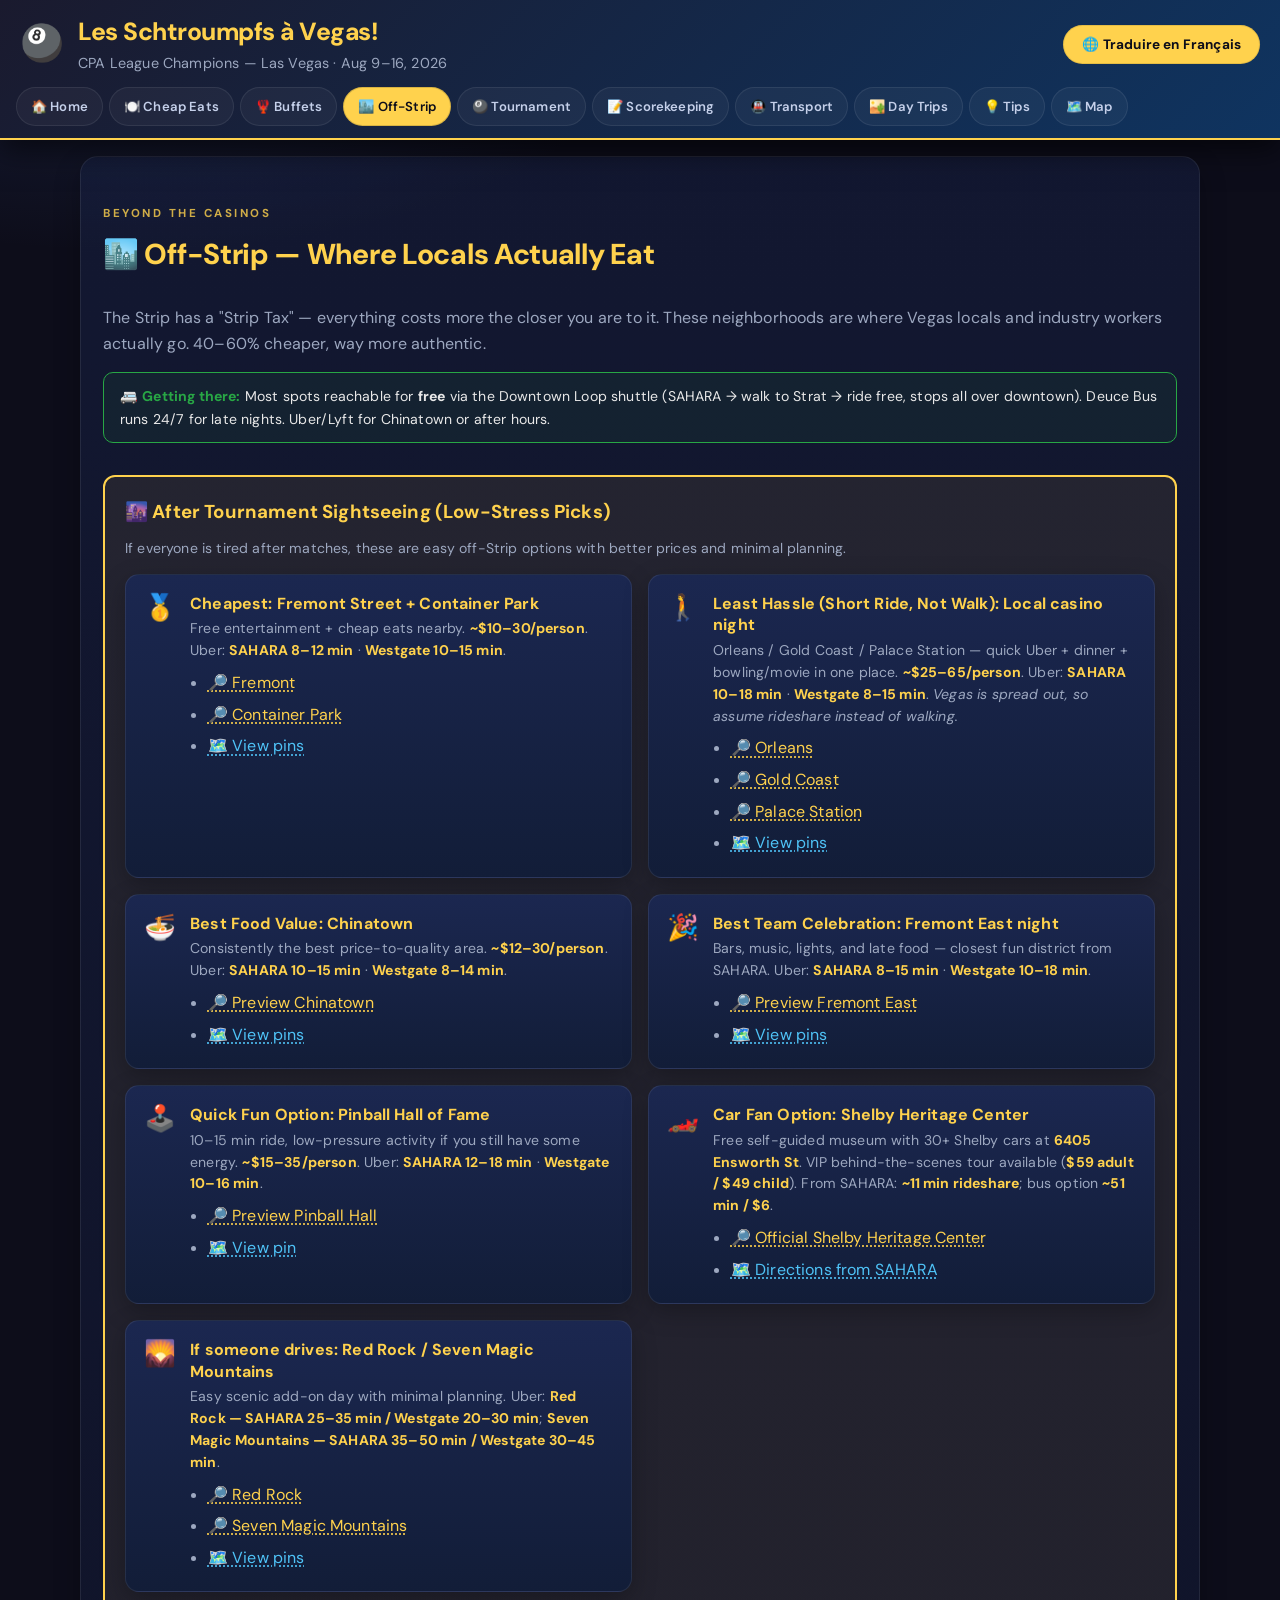
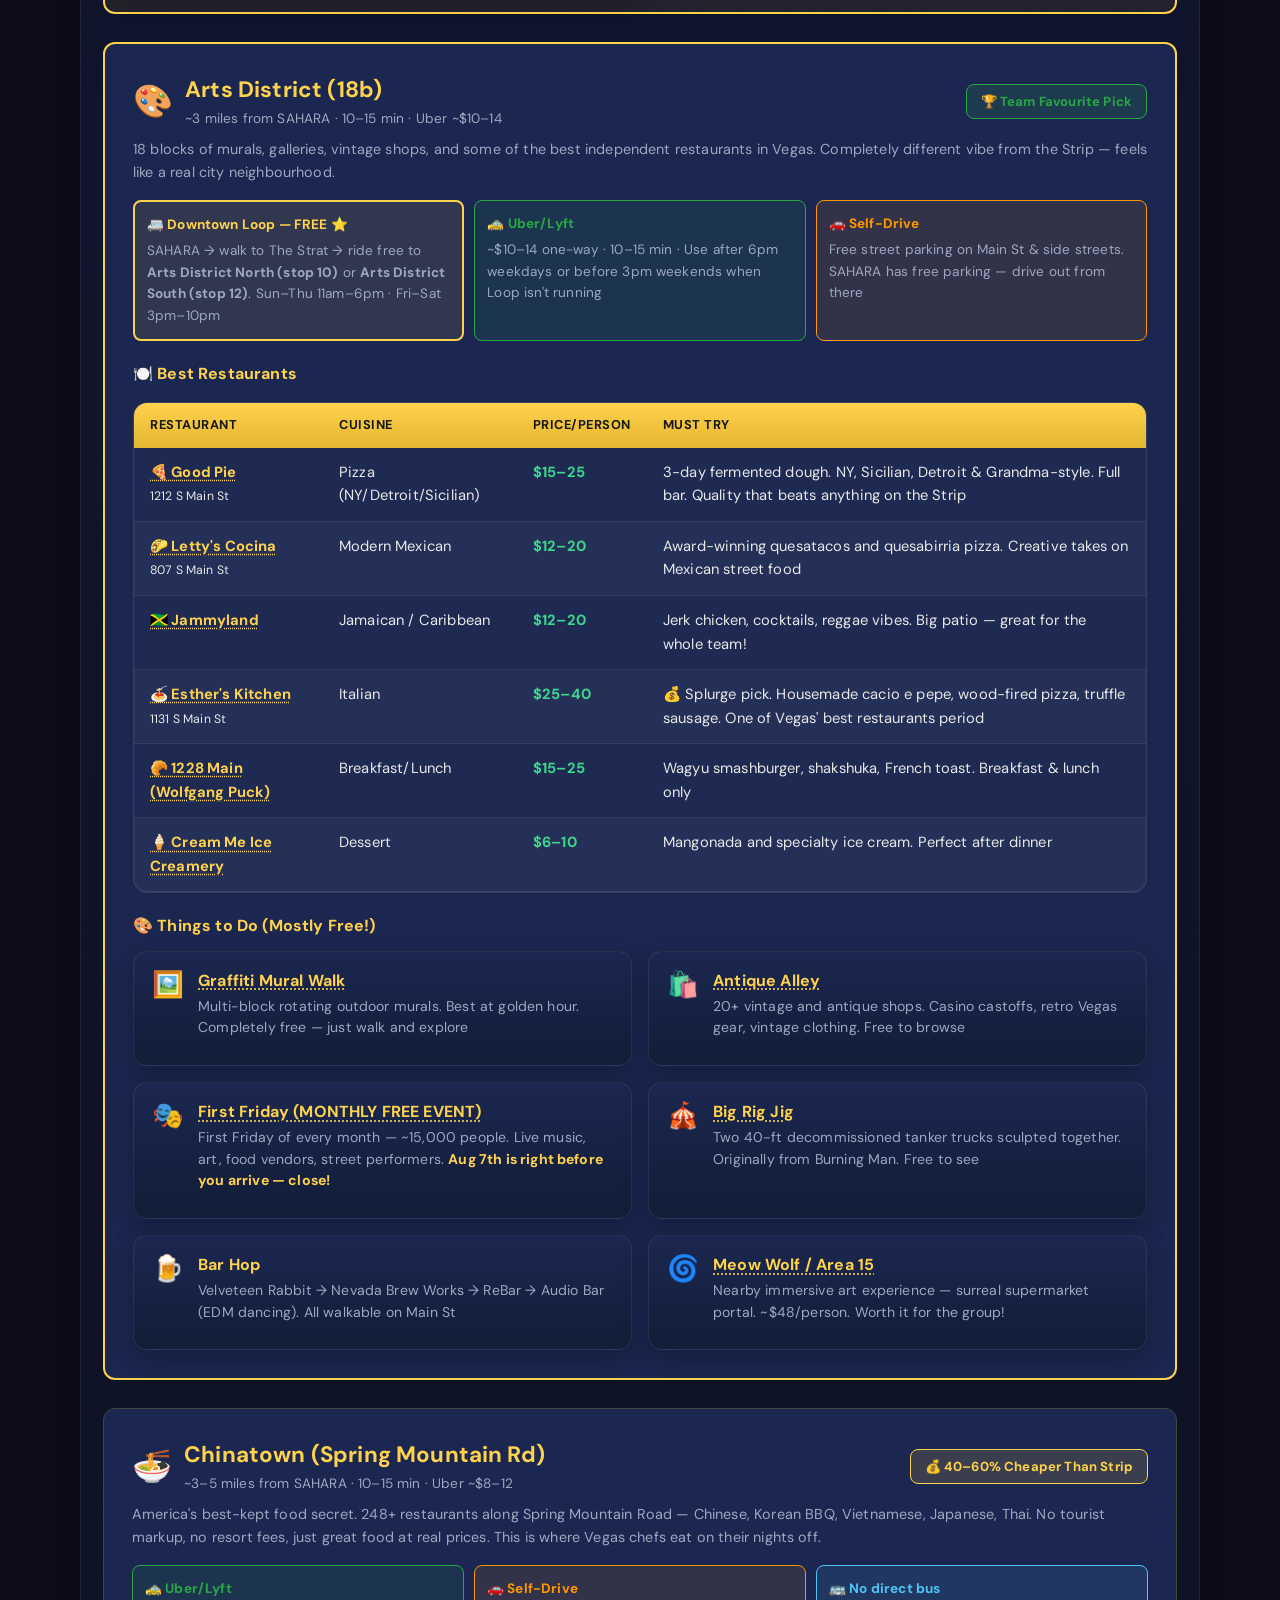
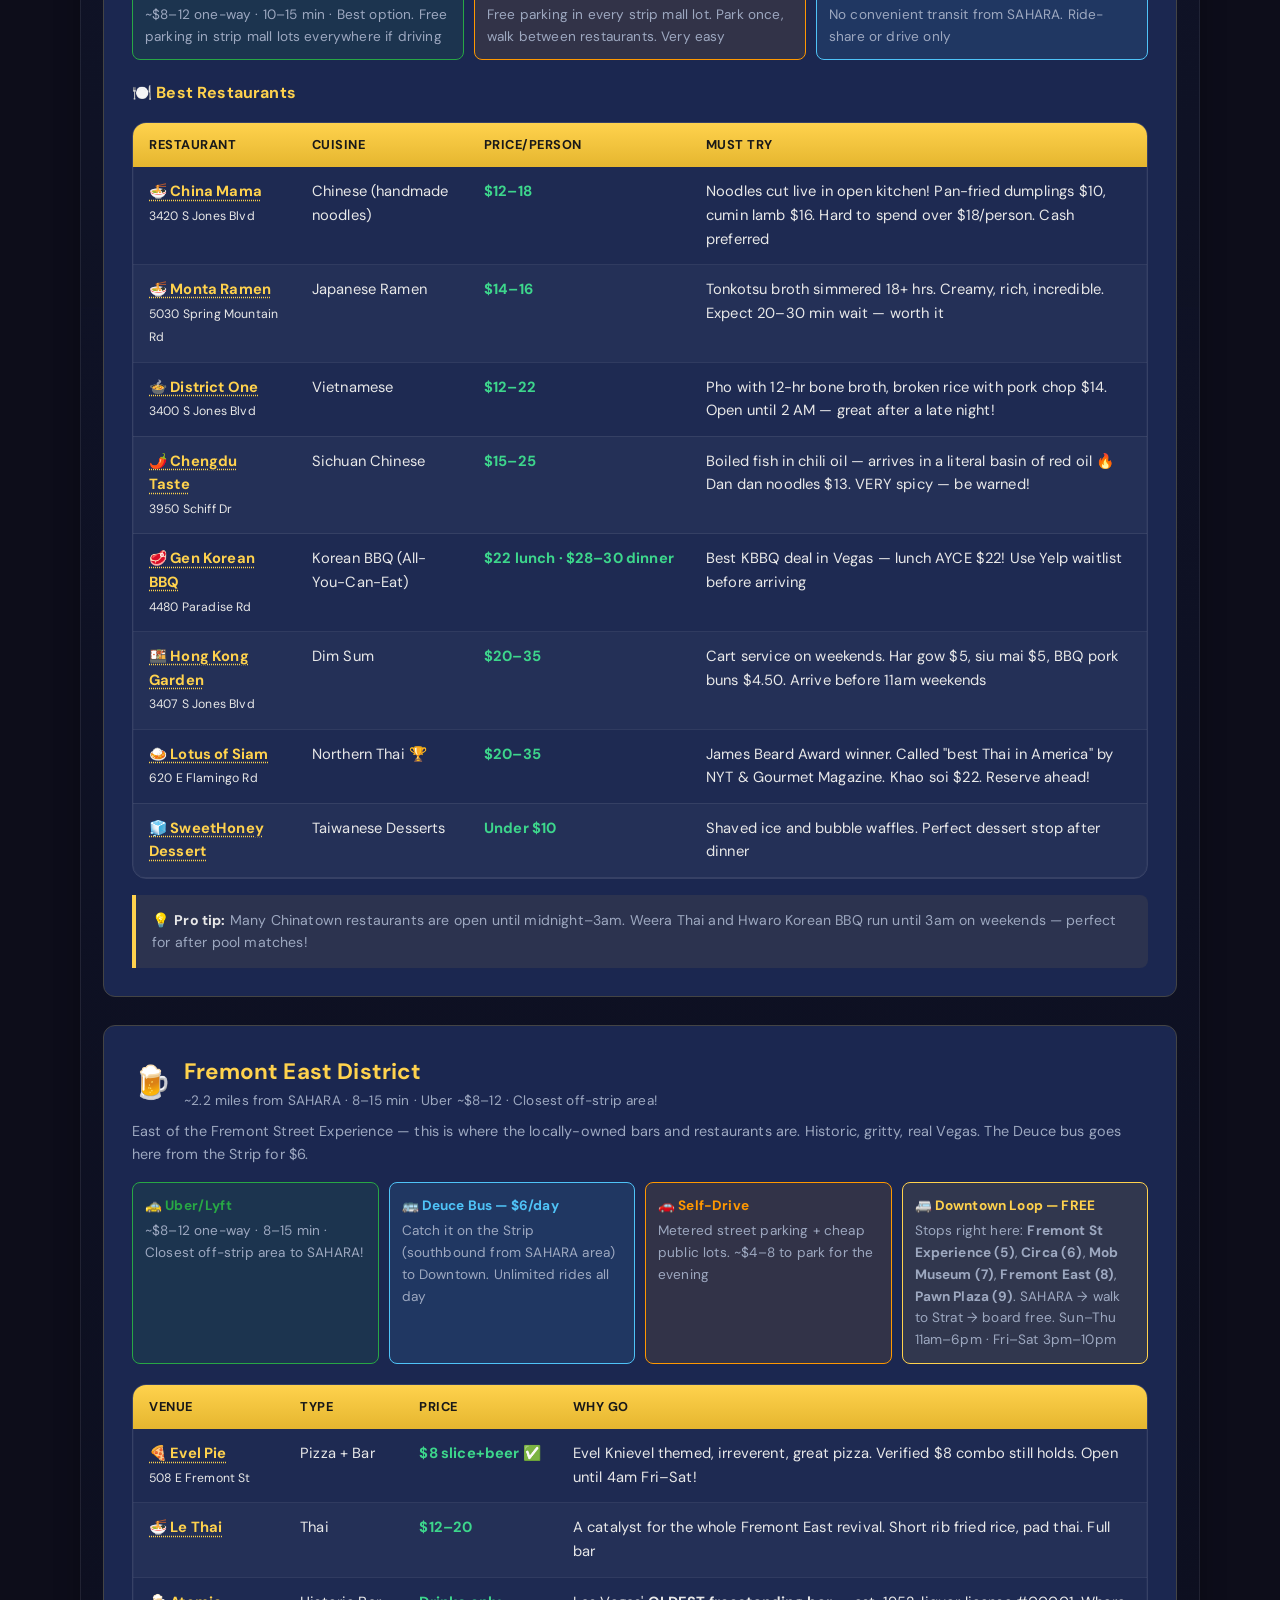
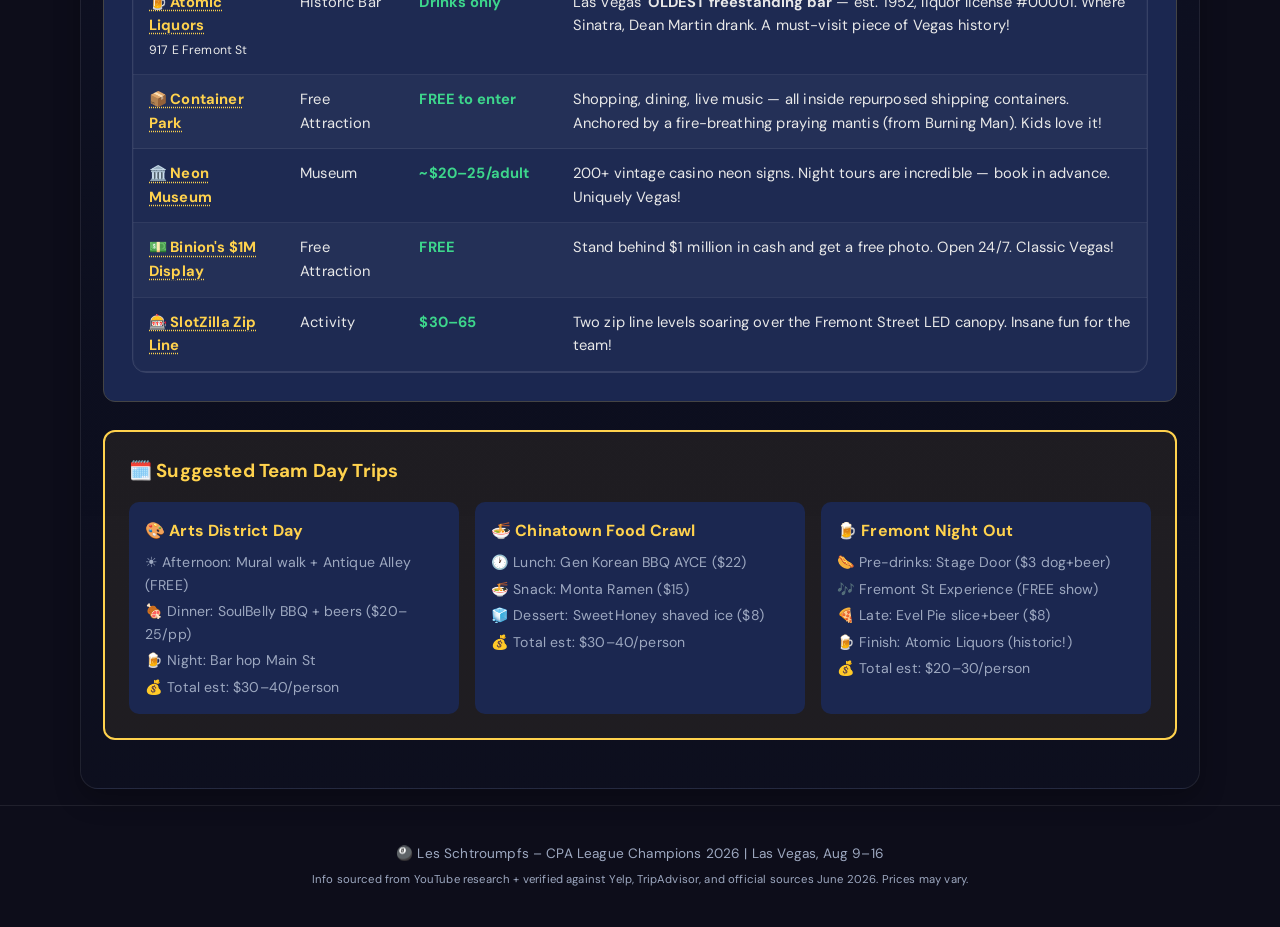
<file: off-strip.html>
<!DOCTYPE html>
<html lang="en">
<head>
  <meta charset="UTF-8" />
  <link rel="manifest" href="manifest.json" />
  <meta name="theme-color" content="#f0c040" />
  <meta name="apple-mobile-web-app-capable" content="yes" />
  <meta name="viewport" content="width=device-width, initial-scale=1.0" />
  <title>🏙️ Off-Strip – Vegas 2026</title>
  <link rel="stylesheet" href="style.css?v=vegas2026-v31" />
</head>
<body>
  <header>
    <div class="header-inner">
      <div class="header-title">
        <span class="emoji-big">🎱</span>
        <div>
          <h1>Les Schtroumpfs à Vegas!</h1>
          <p class="subtitle">CPA League Champions — Las Vegas · Aug 9–16, 2026</p>
        </div>
      </div>
      <div class="translate-bar">
        <a href="https://translate.google.com/translate?hl=fr&sl=en&tl=fr&u=https%3A%2F%2Fchrisribe.github.io%2Fvegas-2026%2Foff-strip.html"
           target="_blank" class="translate-btn">🌐 Traduire en Français</a>
      </div>
    </div>
        <div class="nav-scroll-wrap"><nav id="main-nav"></nav></div>
    <script src="nav.js?v=vegas2026-v31"></script>
  </header>

  <section>
    <span class="section-label">Beyond the casinos</span>
    <h2>🏙️ Off-Strip — Where Locals Actually Eat</h2>
    <p style="color:var(--text-muted); margin-bottom:16px;">The Strip has a "Strip Tax" — everything costs more the closer you are to it. These neighborhoods are where Vegas locals and industry workers actually go. 40–60% cheaper, way more authentic.</p>

    <div style="background:rgba(40,167,69,0.08); border:1px solid #28a745; border-radius:10px; padding:12px 16px; margin-bottom:32px; font-size:0.88rem;">
      🚐 <strong style="color:#28a745">Getting there:</strong> Most spots reachable for <strong>free</strong> via the Downtown Loop shuttle (SAHARA → walk to Strat → ride free, stops all over downtown). Deuce Bus runs 24/7 for late nights. Uber/Lyft for Chinatown or after hours.
    </div>

    <div style="background:rgba(240,192,64,0.08); border:2px solid var(--gold); border-radius:12px; padding:20px; margin-bottom:28px;">
      <h3 style="color:var(--gold); margin-bottom:10px;">🌆 After Tournament Sightseeing (Low-Stress Picks)</h3>
      <p style="color:var(--text-muted); margin-bottom:14px; font-size:0.88rem;">If everyone is tired after matches, these are easy off-Strip options with better prices and minimal planning.</p>
      <div class="highlight-grid">
        <div class="highlight-item">
          <span class="hi">🥇</span>
          <div class="hi-content">
            <strong>Cheapest: Fremont Street + Container Park</strong>
            <p>Free entertainment + cheap eats nearby. <strong>~$10–30/person</strong>. Uber: <strong>SAHARA 8–12 min</strong> · <strong>Westgate 10–15 min</strong>.</p>
            <ul style="list-style:disc; margin:6px 0 0 1.1rem; color:var(--text-muted); display:grid; gap:3px;">
              <li><a href="https://www.google.com/search?q=Fremont+Street+Experience+Las+Vegas" target="_blank" rel="noopener" style="color:var(--gold); text-decoration:underline dotted; text-underline-offset:3px;">🔎 Fremont</a></li>
              <li><a href="https://www.google.com/search?q=Downtown+Container+Park+Las+Vegas" target="_blank" rel="noopener" style="color:var(--gold); text-decoration:underline dotted; text-underline-offset:3px;">🔎 Container Park</a></li>
              <li><a href="map.html" style="color:#4fc3f7; text-decoration:underline dotted; text-underline-offset:3px;">🗺️ View pins</a></li>
            </ul>
          </div>
        </div>
        <div class="highlight-item">
          <span class="hi">🚶</span>
          <div class="hi-content">
            <strong>Least Hassle (Short Ride, Not Walk): Local casino night</strong>
            <p>Orleans / Gold Coast / Palace Station — quick Uber + dinner + bowling/movie in one place. <strong>~$25–65/person</strong>. Uber: <strong>SAHARA 10–18 min</strong> · <strong>Westgate 8–15 min</strong>. <em>Vegas is spread out, so assume rideshare instead of walking.</em></p>
            <ul style="list-style:disc; margin:6px 0 0 1.1rem; color:var(--text-muted); display:grid; gap:3px;">
              <li><a href="https://www.google.com/search?q=The+Orleans+Hotel+and+Casino+Las+Vegas" target="_blank" rel="noopener" style="color:var(--gold); text-decoration:underline dotted; text-underline-offset:3px;">🔎 Orleans</a></li>
              <li><a href="https://www.google.com/search?q=Gold+Coast+Hotel+and+Casino+Las+Vegas" target="_blank" rel="noopener" style="color:var(--gold); text-decoration:underline dotted; text-underline-offset:3px;">🔎 Gold Coast</a></li>
              <li><a href="https://www.google.com/search?q=Palace+Station+Hotel+and+Casino+Las+Vegas" target="_blank" rel="noopener" style="color:var(--gold); text-decoration:underline dotted; text-underline-offset:3px;">🔎 Palace Station</a></li>
              <li><a href="map.html" style="color:#4fc3f7; text-decoration:underline dotted; text-underline-offset:3px;">🗺️ View pins</a></li>
            </ul>
          </div>
        </div>
        <div class="highlight-item">
          <span class="hi">🍜</span>
          <div class="hi-content">
            <strong>Best Food Value: Chinatown</strong>
            <p>Consistently the best price-to-quality area. <strong>~$12–30/person</strong>. Uber: <strong>SAHARA 10–15 min</strong> · <strong>Westgate 8–14 min</strong>.</p>
            <ul style="list-style:disc; margin:6px 0 0 1.1rem; color:var(--text-muted); display:grid; gap:3px;">
              <li><a href="https://www.google.com/search?q=Las+Vegas+Chinatown+Spring+Mountain" target="_blank" rel="noopener" style="color:var(--gold); text-decoration:underline dotted; text-underline-offset:3px;">🔎 Preview Chinatown</a></li>
              <li><a href="map.html" style="color:#4fc3f7; text-decoration:underline dotted; text-underline-offset:3px;">🗺️ View pins</a></li>
            </ul>
          </div>
        </div>
        <div class="highlight-item">
          <span class="hi">🎉</span>
          <div class="hi-content">
            <strong>Best Team Celebration: Fremont East night</strong>
            <p>Bars, music, lights, and late food — closest fun district from SAHARA. Uber: <strong>SAHARA 8–15 min</strong> · <strong>Westgate 10–18 min</strong>.</p>
            <ul style="list-style:disc; margin:6px 0 0 1.1rem; color:var(--text-muted); display:grid; gap:3px;">
              <li><a href="https://www.google.com/search?q=Fremont+East+Entertainment+District+Las+Vegas" target="_blank" rel="noopener" style="color:var(--gold); text-decoration:underline dotted; text-underline-offset:3px;">🔎 Preview Fremont East</a></li>
              <li><a href="map.html" style="color:#4fc3f7; text-decoration:underline dotted; text-underline-offset:3px;">🗺️ View pins</a></li>
            </ul>
          </div>
        </div>
        <div class="highlight-item">
          <span class="hi">🕹️</span>
          <div class="hi-content">
            <strong>Quick Fun Option: Pinball Hall of Fame</strong>
            <p>10–15 min ride, low-pressure activity if you still have some energy. <strong>~$15–35/person</strong>. Uber: <strong>SAHARA 12–18 min</strong> · <strong>Westgate 10–16 min</strong>.</p>
            <ul style="list-style:disc; margin:6px 0 0 1.1rem; color:var(--text-muted); display:grid; gap:3px;">
              <li><a href="https://www.google.com/search?q=Pinball+Hall+of+Fame+Las+Vegas" target="_blank" rel="noopener" style="color:var(--gold); text-decoration:underline dotted; text-underline-offset:3px;">🔎 Preview Pinball Hall</a></li>
              <li><a href="map.html" style="color:#4fc3f7; text-decoration:underline dotted; text-underline-offset:3px;">🗺️ View pin</a></li>
            </ul>
          </div>
        </div>
        <div class="highlight-item">
          <span class="hi">🏎️</span>
          <div class="hi-content">
            <strong>Car Fan Option: Shelby Heritage Center</strong>
            <p>Free self-guided museum with 30+ Shelby cars at <strong>6405 Ensworth St</strong>. VIP behind-the-scenes tour available (<strong>$59 adult / $49 child</strong>). From SAHARA: <strong>~11 min rideshare</strong>; bus option <strong>~51 min / $6</strong>.</p>
            <ul style="list-style:disc; margin:6px 0 0 1.1rem; color:var(--text-muted); display:grid; gap:3px;">
              <li><a href="https://shelby.com/Shelby-Heritage-Center-Home" target="_blank" rel="noopener" style="color:var(--gold); text-decoration:underline dotted; text-underline-offset:3px;">🔎 Official Shelby Heritage Center</a></li>
              <li><a href="https://www.google.com/maps/dir/SAHARA+Las+Vegas,+2535+Las+Vegas+Blvd+S,+Las+Vegas,+NV+89109/6405+Ensworth+St,+Las+Vegas,+NV+89119" target="_blank" rel="noopener" style="color:#4fc3f7; text-decoration:underline dotted; text-underline-offset:3px;">🗺️ Directions from SAHARA</a></li>
            </ul>
          </div>
        </div>
        <div class="highlight-item">
          <span class="hi">🌄</span>
          <div class="hi-content">
            <strong>If someone drives: Red Rock / Seven Magic Mountains</strong>
            <p>Easy scenic add-on day with minimal planning. Uber: <strong>Red Rock — SAHARA 25–35 min / Westgate 20–30 min</strong>; <strong>Seven Magic Mountains — SAHARA 35–50 min / Westgate 30–45 min</strong>.</p>
            <ul style="list-style:disc; margin:6px 0 0 1.1rem; color:var(--text-muted); display:grid; gap:3px;">
              <li><a href="https://www.google.com/search?q=Red+Rock+Canyon+Scenic+Drive+Las+Vegas" target="_blank" rel="noopener" style="color:var(--gold); text-decoration:underline dotted; text-underline-offset:3px;">🔎 Red Rock</a></li>
              <li><a href="https://www.google.com/search?q=Seven+Magic+Mountains+Las+Vegas" target="_blank" rel="noopener" style="color:var(--gold); text-decoration:underline dotted; text-underline-offset:3px;">🔎 Seven Magic Mountains</a></li>
              <li><a href="map.html" style="color:#4fc3f7; text-decoration:underline dotted; text-underline-offset:3px;">🗺️ View pins</a></li>
            </ul>
          </div>
        </div>
      </div>
    </div>

    <!-- ARTS DISTRICT -->
    <div style="background:var(--card-bg); border:2px solid var(--gold); border-radius:12px; padding:28px; margin-bottom:28px;">
      <div style="display:flex; align-items:center; gap:12px; margin-bottom:8px; flex-wrap:wrap;">
        <div style="font-size:2rem;">🎨</div>
        <div>
          <h3 style="color:var(--gold); font-size:1.4rem;">Arts District (18b)</h3>
          <p style="color:var(--text-muted); font-size:0.85rem;">~3 miles from SAHARA · 10–15 min · Uber ~$10–14</p>
        </div>
        <div style="margin-left:auto; background:rgba(40,167,69,0.15); border:1px solid #28a745; color:#28a745; border-radius:8px; padding:6px 14px; font-weight:700; font-size:0.82rem; white-space:nowrap;">🏆 Team Favourite Pick</div>
      </div>
      <p style="color:var(--text-muted); margin-bottom:16px; font-size:0.9rem;">18 blocks of murals, galleries, vintage shops, and some of the best independent restaurants in Vegas. Completely different vibe from the Strip — feels like a real city neighbourhood.</p>

<div style="display:grid; grid-template-columns:repeat(auto-fit,minmax(180px,1fr)); gap:10px; margin-bottom:20px;">
  <div style="background:rgba(240,192,64,0.1); border:2px solid var(--gold); border-radius:8px; padding:12px; font-size:0.85rem;">
    <strong style="color:var(--gold); display:block; margin-bottom:4px;">🚐 Downtown Loop — FREE ⭐</strong>
    <span style="color:var(--text-muted);">SAHARA → walk to The Strat → ride free to <strong>Arts District North (stop 10)</strong> or <strong>Arts District South (stop 12)</strong>. Sun–Thu 11am–6pm · Fri–Sat 3pm–10pm</span>
  </div>
  <div style="background:rgba(40,167,69,0.1); border:1px solid #28a745; border-radius:8px; padding:12px; font-size:0.85rem;">
    <strong style="color:#28a745; display:block; margin-bottom:4px;">🚕 Uber/Lyft</strong>
    <span style="color:var(--text-muted);">~$10–14 one-way · 10–15 min · Use after 6pm weekdays or before 3pm weekends when Loop isn't running</span>
  </div>
  <div style="background:rgba(255,152,0,0.1); border:1px solid #ff9800; border-radius:8px; padding:12px; font-size:0.85rem;">
    <strong style="color:#ff9800; display:block; margin-bottom:4px;">🚗 Self-Drive</strong>
    <span style="color:var(--text-muted);">Free street parking on Main St &amp; side streets. SAHARA has free parking — drive out from there</span>
  </div>
</div>

<h4 style="color:var(--gold); margin-bottom:12px;">🍽️ Best Restaurants</h4>
<div class="table-wrap">
  <table>
    <thead><tr><th>Restaurant</th><th>Cuisine</th><th>Price/Person</th><th>Must Try</th></tr></thead>
    <tbody>
      <tr><td><strong><a href="https://www.google.com/search?q=SoulBelly
            <tr><td><strong><a href="https://www.google.com/search?q=Good+Pie+Las+Vegas+Arts+District+pizza" target="_blank" rel="noopener" style="color:var(--gold); text-decoration:underline dotted; text-underline-offset:3px;">🍕 Good Pie</a></strong><br/><small>1212 S Main St</small></td><td>Pizza (NY/Detroit/Sicilian)</td><td class="price">$15–25</td><td>3-day fermented dough. NY, Sicilian, Detroit &amp; Grandma-style. Full bar. Quality that beats anything on the Strip</td></tr>
            <tr><td><strong><a href="https://www.google.com/search?q=Letty's+Cocina+Las+Vegas+Arts+District+Mexican" target="_blank" rel="noopener" style="color:var(--gold); text-decoration:underline dotted; text-underline-offset:3px;">🌮 Letty's Cocina</a></strong><br/><small>807 S Main St</small></td><td>Modern Mexican</td><td class="price">$12–20</td><td>Award-winning quesatacos and quesabirria pizza. Creative takes on Mexican street food</td></tr>
            <tr><td><strong><a href="https://www.google.com/search?q=Jammyland+Las+Vegas+Arts+District+Jamaican" target="_blank" rel="noopener" style="color:var(--gold); text-decoration:underline dotted; text-underline-offset:3px;">🇯🇲 Jammyland</a></strong></td><td>Jamaican / Caribbean</td><td class="price">$12–20</td><td>Jerk chicken, cocktails, reggae vibes. Big patio — great for the whole team!</td></tr>
            <tr><td><strong><a href="https://www.google.com/search?q=Esther's+Kitchen+Las+Vegas+Arts+District+Italian" target="_blank" rel="noopener" style="color:var(--gold); text-decoration:underline dotted; text-underline-offset:3px;">🍝 Esther's Kitchen</a></strong><br/><small>1131 S Main St</small></td><td>Italian</td><td class="price">$25–40</td><td>💰 Splurge pick. Housemade cacio e pepe, wood-fired pizza, truffle sausage. One of Vegas' best restaurants period</td></tr>
            <tr><td><strong><a href="https://www.google.com/search?q=1228+Main+Las+Vegas+Arts+District+restaurant" target="_blank" rel="noopener" style="color:var(--gold); text-decoration:underline dotted; text-underline-offset:3px;">🥐 1228 Main (Wolfgang Puck)</a></strong></td><td>Breakfast/Lunch</td><td class="price">$15–25</td><td>Wagyu smashburger, shakshuka, French toast. Breakfast &amp; lunch only</td></tr>
            <tr><td><strong><a href="https://www.google.com/search?q=Cream+Me+Ice+Creamery+Las+Vegas+Arts+District" target="_blank" rel="noopener" style="color:var(--gold); text-decoration:underline dotted; text-underline-offset:3px;">🍦 Cream Me Ice Creamery</a></strong></td><td>Dessert</td><td class="price">$6–10</td><td>Mangonada and specialty ice cream. Perfect after dinner</td></tr>
          </tbody>
        </table>
      </div>

      <h4 style="color:var(--gold); margin:20px 0 12px;">🎨 Things to Do (Mostly Free!)</h4>
      <div class="highlight-grid">
        <div class="highlight-item">
          <span class="hi">🖼️</span>
          <div class="hi-content">
            <strong><a href="https://www.google.com/search?q=Las+Vegas+Arts+District+murals+18b" target="_blank" rel="noopener" style="color:var(--gold); text-decoration:underline dotted; text-underline-offset:3px;">Graffiti Mural Walk</a></strong>
            <p>Multi-block rotating outdoor murals. Best at golden hour. Completely free — just walk and explore</p>
          </div>
        </div>
        <div class="highlight-item">
          <span class="hi">🛍️</span>
          <div class="hi-content">
            <strong><a href="https://www.google.com/search?q=Antique+Alley+Las+Vegas+Arts+District" target="_blank" rel="noopener" style="color:var(--gold); text-decoration:underline dotted; text-underline-offset:3px;">Antique Alley</a></strong>
            <p>20+ vintage and antique shops. Casino castoffs, retro Vegas gear, vintage clothing. Free to browse</p>
          </div>
        </div>
        <div class="highlight-item">
          <span class="hi">🎭</span>
          <div class="hi-content">
            <strong><a href="https://www.google.com/search?q=First+Friday+Las+Vegas+Arts+District" target="_blank" rel="noopener" style="color:var(--gold); text-decoration:underline dotted; text-underline-offset:3px;">First Friday (MONTHLY FREE EVENT)</a></strong>
            <p>First Friday of every month — ~15,000 people. Live music, art, food vendors, street performers. <strong style="color:var(--gold)">Aug 7th is right before you arrive — close!</strong></p>
          </div>
        </div>
        <div class="highlight-item">
          <span class="hi">🎪</span>
          <div class="hi-content">
            <strong><a href="https://www.google.com/search?q=Big+Rig+Jig+Las+Vegas+Arts+District" target="_blank" rel="noopener" style="color:var(--gold); text-decoration:underline dotted; text-underline-offset:3px;">Big Rig Jig</a></strong>
            <p>Two 40-ft decommissioned tanker trucks sculpted together. Originally from Burning Man. Free to see</p>
          </div>
        </div>
        <div class="highlight-item">
          <span class="hi">🍺</span>
          <div class="hi-content">
            <strong>Bar Hop</strong>
            <p>Velveteen Rabbit → Nevada Brew Works → ReBar → Audio Bar (EDM dancing). All walkable on Main St</p>
          </div>
        </div>
        <div class="highlight-item">
          <span class="hi">🌀</span>
          <div class="hi-content">
            <strong><a href="https://www.google.com/search?q=Area+15+Meow+Wolf+Las+Vegas" target="_blank" rel="noopener" style="color:var(--gold); text-decoration:underline dotted; text-underline-offset:3px;">Meow Wolf / Area 15</a></strong>
            <p>Nearby immersive art experience — surreal supermarket portal. ~$48/person. Worth it for the group!</p>
          </div>
        </div>
      </div>
    </div>

    <!-- CHINATOWN -->
    <div style="background:var(--card-bg); border:1px solid #444; border-radius:12px; padding:28px; margin-bottom:28px;">
      <div style="display:flex; align-items:center; gap:12px; margin-bottom:8px; flex-wrap:wrap;">
        <div style="font-size:2rem;">🍜</div>
        <div>
          <h3 style="color:var(--gold); font-size:1.4rem;">Chinatown (Spring Mountain Rd)</h3>
          <p style="color:var(--text-muted); font-size:0.85rem;">~3–5 miles from SAHARA · 10–15 min · Uber ~$8–12</p>
        </div>
        <div style="margin-left:auto; background:rgba(240,192,64,0.15); border:1px solid var(--gold); color:var(--gold); border-radius:8px; padding:6px 14px; font-weight:700; font-size:0.82rem; white-space:nowrap;">💰 40–60% Cheaper Than Strip</div>
      </div>
      <p style="color:var(--text-muted); margin-bottom:16px; font-size:0.9rem;">America's best-kept food secret. 248+ restaurants along Spring Mountain Road — Chinese, Korean BBQ, Vietnamese, Japanese, Thai. No tourist markup, no resort fees, just great food at real prices. This is where Vegas chefs eat on their nights off.</p>

      <div style="display:grid; grid-template-columns:repeat(auto-fit,minmax(180px,1fr)); gap:10px; margin-bottom:20px;">
        <div style="background:rgba(40,167,69,0.1); border:1px solid #28a745; border-radius:8px; padding:12px; font-size:0.85rem;">
          <strong style="color:#28a745; display:block; margin-bottom:4px;">🚕 Uber/Lyft</strong>
          <span style="color:var(--text-muted);">~$8–12 one-way · 10–15 min · Best option. Free parking in strip mall lots everywhere if driving</span>
        </div>
        <div style="background:rgba(255,152,0,0.1); border:1px solid #ff9800; border-radius:8px; padding:12px; font-size:0.85rem;">
          <strong style="color:#ff9800; display:block; margin-bottom:4px;">🚗 Self-Drive</strong>
          <span style="color:var(--text-muted);">Free parking in every strip mall lot. Park once, walk between restaurants. Very easy</span>
        </div>
        <div style="background:rgba(79,195,247,0.1); border:1px solid #4fc3f7; border-radius:8px; padding:12px; font-size:0.85rem;">
          <strong style="color:#4fc3f7; display:block; margin-bottom:4px;">🚌 No direct bus</strong>
          <span style="color:var(--text-muted);">No convenient transit from SAHARA. Ride-share or drive only</span>
        </div>
      </div>

      <h4 style="color:var(--gold); margin-bottom:12px;">🍽️ Best Restaurants</h4>
      <div class="table-wrap">
        <table>
          <thead><tr><th>Restaurant</th><th>Cuisine</th><th>Price/Person</th><th>Must Try</th></tr></thead>
          <tbody>
            <tr><td><strong><a href="https://www.google.com/search?q=China+Mama+Las+Vegas+Chinatown+noodles" target="_blank" rel="noopener" style="color:var(--gold); text-decoration:underline dotted; text-underline-offset:3px;">🍜 China Mama</a></strong><br/><small>3420 S Jones Blvd</small></td><td>Chinese (handmade noodles)</td><td class="price">$12–18</td><td>Noodles cut live in open kitchen! Pan-fried dumplings $10, cumin lamb $16. Hard to spend over $18/person. Cash preferred</td></tr>
            <tr><td><strong><a href="https://www.google.com/search?q=Monta+Ramen+Las+Vegas+Spring+Mountain" target="_blank" rel="noopener" style="color:var(--gold); text-decoration:underline dotted; text-underline-offset:3px;">🍜 Monta Ramen</a></strong><br/><small>5030 Spring Mountain Rd</small></td><td>Japanese Ramen</td><td class="price">$14–16</td><td>Tonkotsu broth simmered 18+ hrs. Creamy, rich, incredible. Expect 20–30 min wait — worth it</td></tr>
            <tr><td><strong><a href="https://www.google.com/search?q=District+One+Vietnamese+Las+Vegas" target="_blank" rel="noopener" style="color:var(--gold); text-decoration:underline dotted; text-underline-offset:3px;">🍲 District One</a></strong><br/><small>3400 S Jones Blvd</small></td><td>Vietnamese</td><td class="price">$12–22</td><td>Pho with 12-hr bone broth, broken rice with pork chop $14. Open until 2 AM — great after a late night!</td></tr>
            <tr><td><strong><a href="https://www.google.com/search?q=Chengdu+Taste+Las+Vegas+Sichuan" target="_blank" rel="noopener" style="color:var(--gold); text-decoration:underline dotted; text-underline-offset:3px;">🌶️ Chengdu Taste</a></strong><br/><small>3950 Schiff Dr</small></td><td>Sichuan Chinese</td><td class="price">$15–25</td><td>Boiled fish in chili oil — arrives in a literal basin of red oil 🔥 Dan dan noodles $13. VERY spicy — be warned!</td></tr>
            <tr><td><strong><a href="https://www.google.com/search?q=Gen+Korean+BBQ+Las+Vegas+all+you+can+eat" target="_blank" rel="noopener" style="color:var(--gold); text-decoration:underline dotted; text-underline-offset:3px;">🥩 Gen Korean BBQ</a></strong><br/><small>4480 Paradise Rd</small></td><td>Korean BBQ (All-You-Can-Eat)</td><td class="price">$22 lunch · $28–30 dinner</td><td>Best KBBQ deal in Vegas — lunch AYCE $22! Use Yelp waitlist before arriving</td></tr>
            <tr><td><strong><a href="https://www.google.com/search?q=Hong+Kong+Garden+dim+sum+Las+Vegas" target="_blank" rel="noopener" style="color:var(--gold); text-decoration:underline dotted; text-underline-offset:3px;">🍱 Hong Kong Garden</a></strong><br/><small>3407 S Jones Blvd</small></td><td>Dim Sum</td><td class="price">$20–35</td><td>Cart service on weekends. Har gow $5, siu mai $5, BBQ pork buns $4.50. Arrive before 11am weekends</td></tr>
            <tr><td><strong><a href="https://www.google.com/search?q=Lotus+of+Siam+Las+Vegas+Thai+restaurant" target="_blank" rel="noopener" style="color:var(--gold); text-decoration:underline dotted; text-underline-offset:3px;">🍛 Lotus of Siam</a></strong><br/><small>620 E Flamingo Rd</small></td><td>Northern Thai 🏆</td><td class="price">$20–35</td><td>James Beard Award winner. Called "best Thai in America" by NYT &amp; Gourmet Magazine. Khao soi $22. Reserve ahead!</td></tr>
            <tr><td><strong><a href="https://www.google.com/search?q=SweetHoney+Dessert+Las+Vegas+Chinatown" target="_blank" rel="noopener" style="color:var(--gold); text-decoration:underline dotted; text-underline-offset:3px;">🧊 SweetHoney Dessert</a></strong></td><td>Taiwanese Desserts</td><td class="price">Under $10</td><td>Shaved ice and bubble waffles. Perfect dessert stop after dinner</td></tr>
          </tbody>
        </table>
      </div>

      <div style="background:rgba(240,192,64,0.08); border-left:4px solid var(--gold); border-radius:0 8px 8px 0; padding:14px 16px; margin-top:16px; font-size:0.88rem; color:var(--text-muted);">
        💡 <strong style="color:var(--text);">Pro tip:</strong> Many Chinatown restaurants are open until midnight–3am. Weera Thai and Hwaro Korean BBQ run until 3am on weekends — perfect for after pool matches!
      </div>
    </div>

    <!-- FREMONT EAST -->
    <div style="background:var(--card-bg); border:1px solid #444; border-radius:12px; padding:28px; margin-bottom:28px;">
      <div style="display:flex; align-items:center; gap:12px; margin-bottom:8px; flex-wrap:wrap;">
        <div style="font-size:2rem;">🍺</div>
        <div>
          <h3 style="color:var(--gold); font-size:1.4rem;">Fremont East District</h3>
          <p style="color:var(--text-muted); font-size:0.85rem;">~2.2 miles from SAHARA · 8–15 min · Uber ~$8–12 · Closest off-strip area!</p>
        </div>
      </div>
      <p style="color:var(--text-muted); margin-bottom:16px; font-size:0.9rem;">East of the Fremont Street Experience — this is where the locally-owned bars and restaurants are. Historic, gritty, real Vegas. The Deuce bus goes here from the Strip for $6.</p>

      <div style="display:grid; grid-template-columns:repeat(auto-fit,minmax(180px,1fr)); gap:10px; margin-bottom:20px;">
        <div style="background:rgba(40,167,69,0.1); border:1px solid #28a745; border-radius:8px; padding:12px; font-size:0.85rem;">
          <strong style="color:#28a745; display:block; margin-bottom:4px;">🚕 Uber/Lyft</strong>
          <span style="color:var(--text-muted);">~$8–12 one-way · 8–15 min · Closest off-strip area to SAHARA!</span>
        </div>
        <div style="background:rgba(79,195,247,0.1); border:1px solid #4fc3f7; border-radius:8px; padding:12px; font-size:0.85rem;">
          <strong style="color:#4fc3f7; display:block; margin-bottom:4px;">🚌 Deuce Bus — $6/day</strong>
          <span style="color:var(--text-muted);">Catch it on the Strip (southbound from SAHARA area) to Downtown. Unlimited rides all day</span>
        </div>
        <div style="background:rgba(255,152,0,0.1); border:1px solid #ff9800; border-radius:8px; padding:12px; font-size:0.85rem;">
          <strong style="color:#ff9800; display:block; margin-bottom:4px;">🚗 Self-Drive</strong>
          <span style="color:var(--text-muted);">Metered street parking + cheap public lots. ~$4–8 to park for the evening</span>
        </div>
        <div style="background:rgba(240,192,64,0.1); border:1px solid var(--gold); border-radius:8px; padding:12px; font-size:0.85rem;">
<strong style="color:var(--gold); display:block; margin-bottom:4px;">🚐 Downtown Loop — FREE</strong>
<span style="color:var(--text-muted);">Stops right here: <strong>Fremont St Experience (5)</strong>, <strong>Circa (6)</strong>, <strong>Mob Museum (7)</strong>, <strong>Fremont East (8)</strong>, <strong>Pawn Plaza (9)</strong>. SAHARA → walk to Strat → board free. Sun–Thu 11am–6pm · Fri–Sat 3pm–10pm</span>
        </div>
      </div>

      <div class="table-wrap">
        <table>
          <thead><tr><th>Venue</th><th>Type</th><th>Price</th><th>Why Go</th></tr></thead>
          <tbody>
            <tr><td><strong><a href="https://www.google.com/search?q=Evel+Pie+Las+Vegas+downtown+pizza" target="_blank" rel="noopener" style="color:var(--gold); text-decoration:underline dotted; text-underline-offset:3px;">🍕 Evel Pie</a></strong><br/><small>508 E Fremont St</small></td><td>Pizza + Bar</td><td class="price">$8 slice+beer ✅</td><td>Evel Knievel themed, irreverent, great pizza. Verified $8 combo still holds. Open until 4am Fri–Sat!</td></tr>
            <tr><td><strong><a href="https://www.google.com/search?q=Le+Thai+Las+Vegas+Fremont+East" target="_blank" rel="noopener" style="color:var(--gold); text-decoration:underline dotted; text-underline-offset:3px;">🍜 Le Thai</a></strong></td><td>Thai</td><td class="price">$12–20</td><td>A catalyst for the whole Fremont East revival. Short rib fried rice, pad thai. Full bar</td></tr>
            <tr><td><strong><a href="https://www.google.com/search?q=Atomic+Liquors+Las+Vegas+oldest+bar" target="_blank" rel="noopener" style="color:var(--gold); text-decoration:underline dotted; text-underline-offset:3px;">🍺 Atomic Liquors</a></strong><br/><small>917 E Fremont St</small></td><td>Historic Bar</td><td class="price">Drinks only</td><td>Las Vegas' <strong>OLDEST freestanding bar</strong> — est. 1952, liquor license #00001. Where Sinatra, Dean Martin drank. A must-visit piece of Vegas history!</td></tr>
            <tr><td><strong><a href="https://www.google.com/search?q=Downtown+Container+Park+Las+Vegas" target="_blank" rel="noopener" style="color:var(--gold); text-decoration:underline dotted; text-underline-offset:3px;">📦 Container Park</a></strong></td><td>Free Attraction</td><td class="price">FREE to enter</td><td>Shopping, dining, live music — all inside repurposed shipping containers. Anchored by a fire-breathing praying mantis (from Burning Man). Kids love it!</td></tr>
            <tr><td><strong><a href="https://www.google.com/search?q=Neon+Museum+Las+Vegas" target="_blank" rel="noopener" style="color:var(--gold); text-decoration:underline dotted; text-underline-offset:3px;">🏛️ Neon Museum</a></strong></td><td>Museum</td><td class="price">~$20–25/adult</td><td>200+ vintage casino neon signs. Night tours are incredible — book in advance. Uniquely Vegas!</td></tr>
            <tr><td><strong><a href="https://www.google.com/search?q=Binion's+million+dollar+display+Las+Vegas" target="_blank" rel="noopener" style="color:var(--gold); text-decoration:underline dotted; text-underline-offset:3px;">💵 Binion's $1M Display</a></strong></td><td>Free Attraction</td><td class="price">FREE</td><td>Stand behind $1 million in cash and get a free photo. Open 24/7. Classic Vegas!</td></tr>
            <tr><td><strong><a href="https://www.google.com/search?q=SlotZilla+zip+line+Fremont+Street+Las+Vegas" target="_blank" rel="noopener" style="color:var(--gold); text-decoration:underline dotted; text-underline-offset:3px;">🎰 SlotZilla Zip Line</a></strong></td><td>Activity</td><td class="price">$30–65</td><td>Two zip line levels soaring over the Fremont Street LED canopy. Insane fun for the team!</td></tr>
          </tbody>
        </table>
      </div>
    </div>

    <!-- SUMMARY -->
    <div style="background:rgba(240,192,64,0.08); border:2px solid var(--gold); border-radius:12px; padding:24px;">
      <h3 style="color:var(--gold); margin-bottom:16px;">🗓️ Suggested Team Day Trips</h3>
      <div style="display:grid; grid-template-columns: repeat(auto-fit, minmax(260px, 1fr)); gap:16px;">
        <div style="background:var(--card-bg); border-radius:10px; padding:16px;">
          <strong style="color:var(--gold); display:block; margin-bottom:8px;">🎨 Arts District Day</strong>
          <ul style="color:var(--text-muted); list-style:none; font-size:0.88rem; display:grid; gap:4px;">
            <li>☀️ Afternoon: Mural walk + Antique Alley (FREE)</li>
            <li>🍖 Dinner: SoulBelly BBQ + beers ($20–25/pp)</li>
            <li>🍺 Night: Bar hop Main St</li>
            <li>💰 Total est: $30–40/person</li>
          </ul>
        </div>
        <div style="background:var(--card-bg); border-radius:10px; padding:16px;">
          <strong style="color:var(--gold); display:block; margin-bottom:8px;">🍜 Chinatown Food Crawl</strong>
          <ul style="color:var(--text-muted); list-style:none; font-size:0.88rem; display:grid; gap:4px;">
            <li>🕐 Lunch: Gen Korean BBQ AYCE ($22)</li>
            <li>🍜 Snack: Monta Ramen ($15)</li>
            <li>🧊 Dessert: SweetHoney shaved ice ($8)</li>
            <li>💰 Total est: $30–40/person</li>
          </ul>
        </div>
        <div style="background:var(--card-bg); border-radius:10px; padding:16px;">
          <strong style="color:var(--gold); display:block; margin-bottom:8px;">🍺 Fremont Night Out</strong>
          <ul style="color:var(--text-muted); list-style:none; font-size:0.88rem; display:grid; gap:4px;">
            <li>🌭 Pre-drinks: Stage Door ($3 dog+beer)</li>
            <li>🎶 Fremont St Experience (FREE show)</li>
            <li>🍕 Late: Evel Pie slice+beer ($8)</li>
            <li>🍺 Finish: Atomic Liquors (historic!)</li>
            <li>💰 Total est: $20–30/person</li>
          </ul>
        </div>
      </div>
    </div>
  </section>

  <footer>
    <p>🎱 Les Schtroumpfs – CPA League Champions 2026 | Las Vegas, Aug 9–16</p>
    <p><small>Info sourced from YouTube research + verified against Yelp, TripAdvisor, and official sources June 2026. Prices may vary.</small></p>
  </footer>

  <script src="notes-mobile.js"></script>
  <script>
    if ('serviceWorker' in navigator) {
      window.addEventListener('load', () => navigator.serviceWorker.register('./sw.js', { updateViaCache: 'none' }));
    }
  </script>
</body>
</html>
</file>
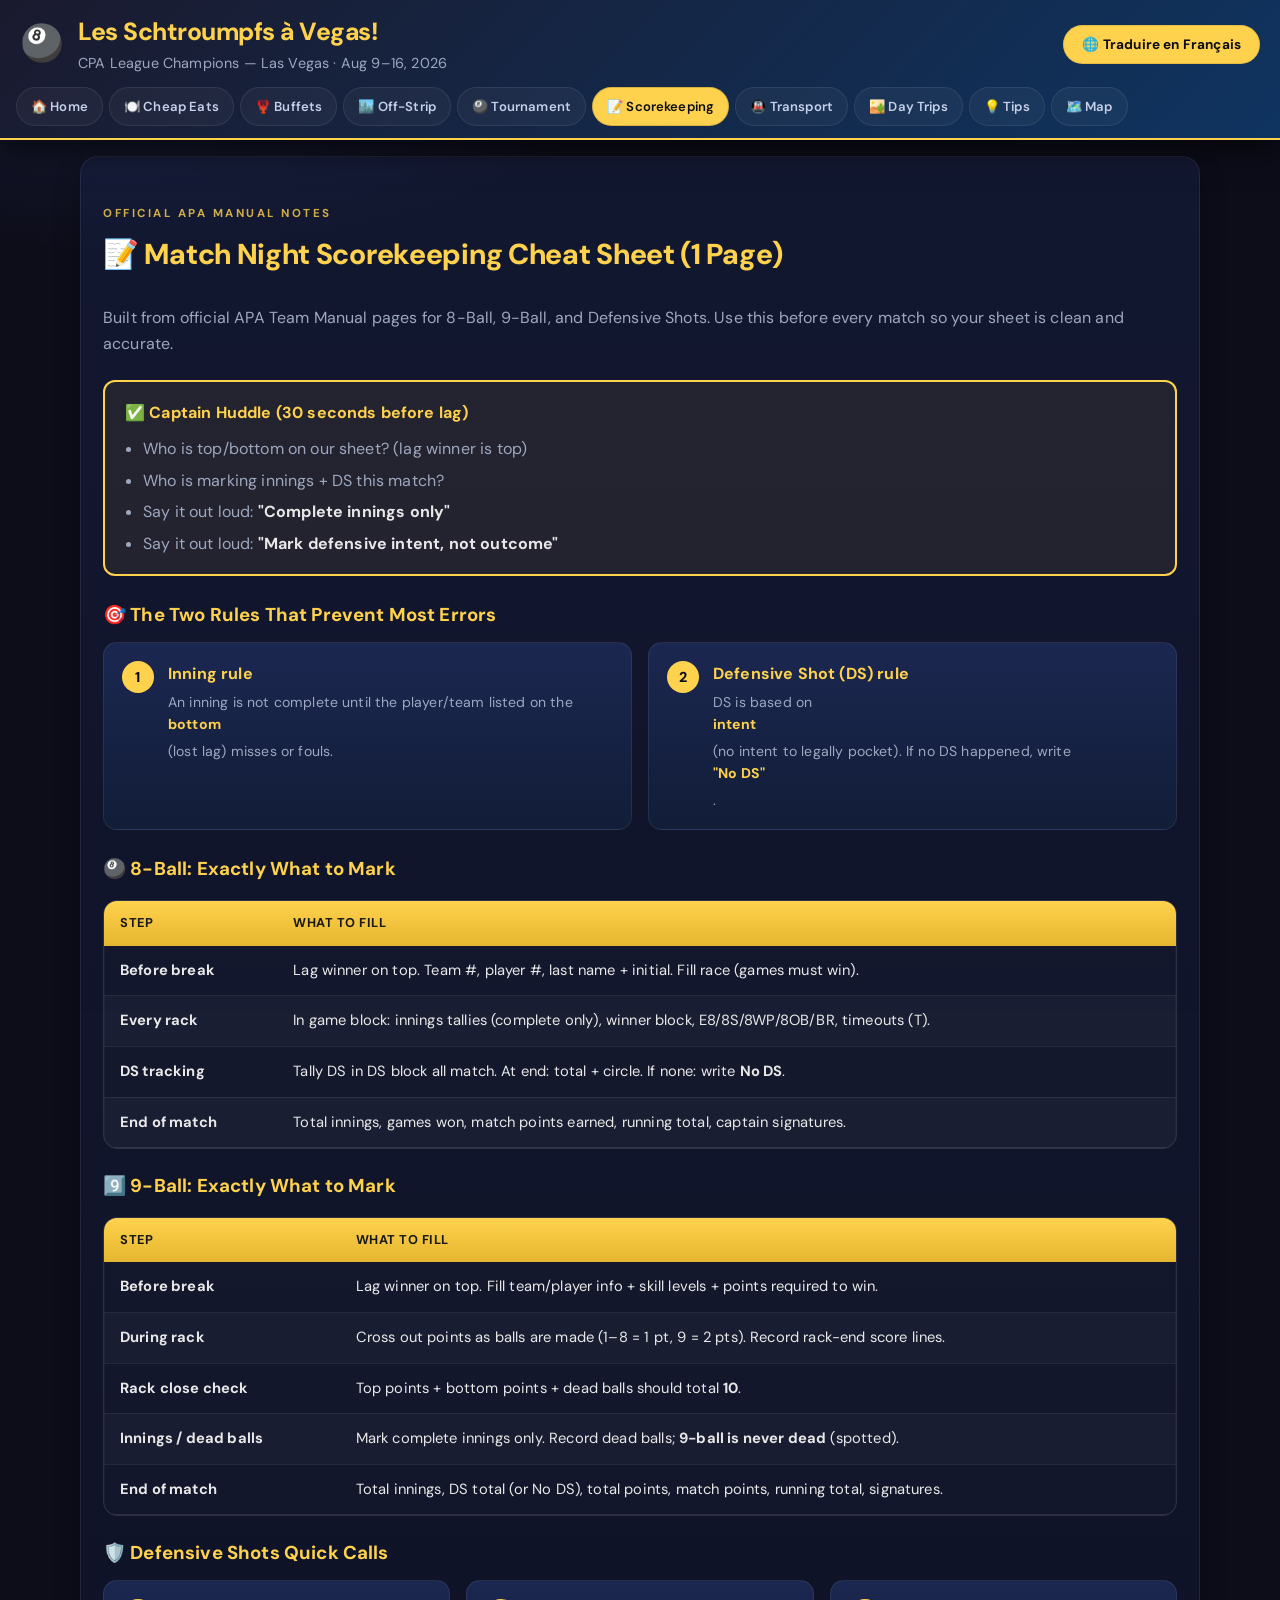
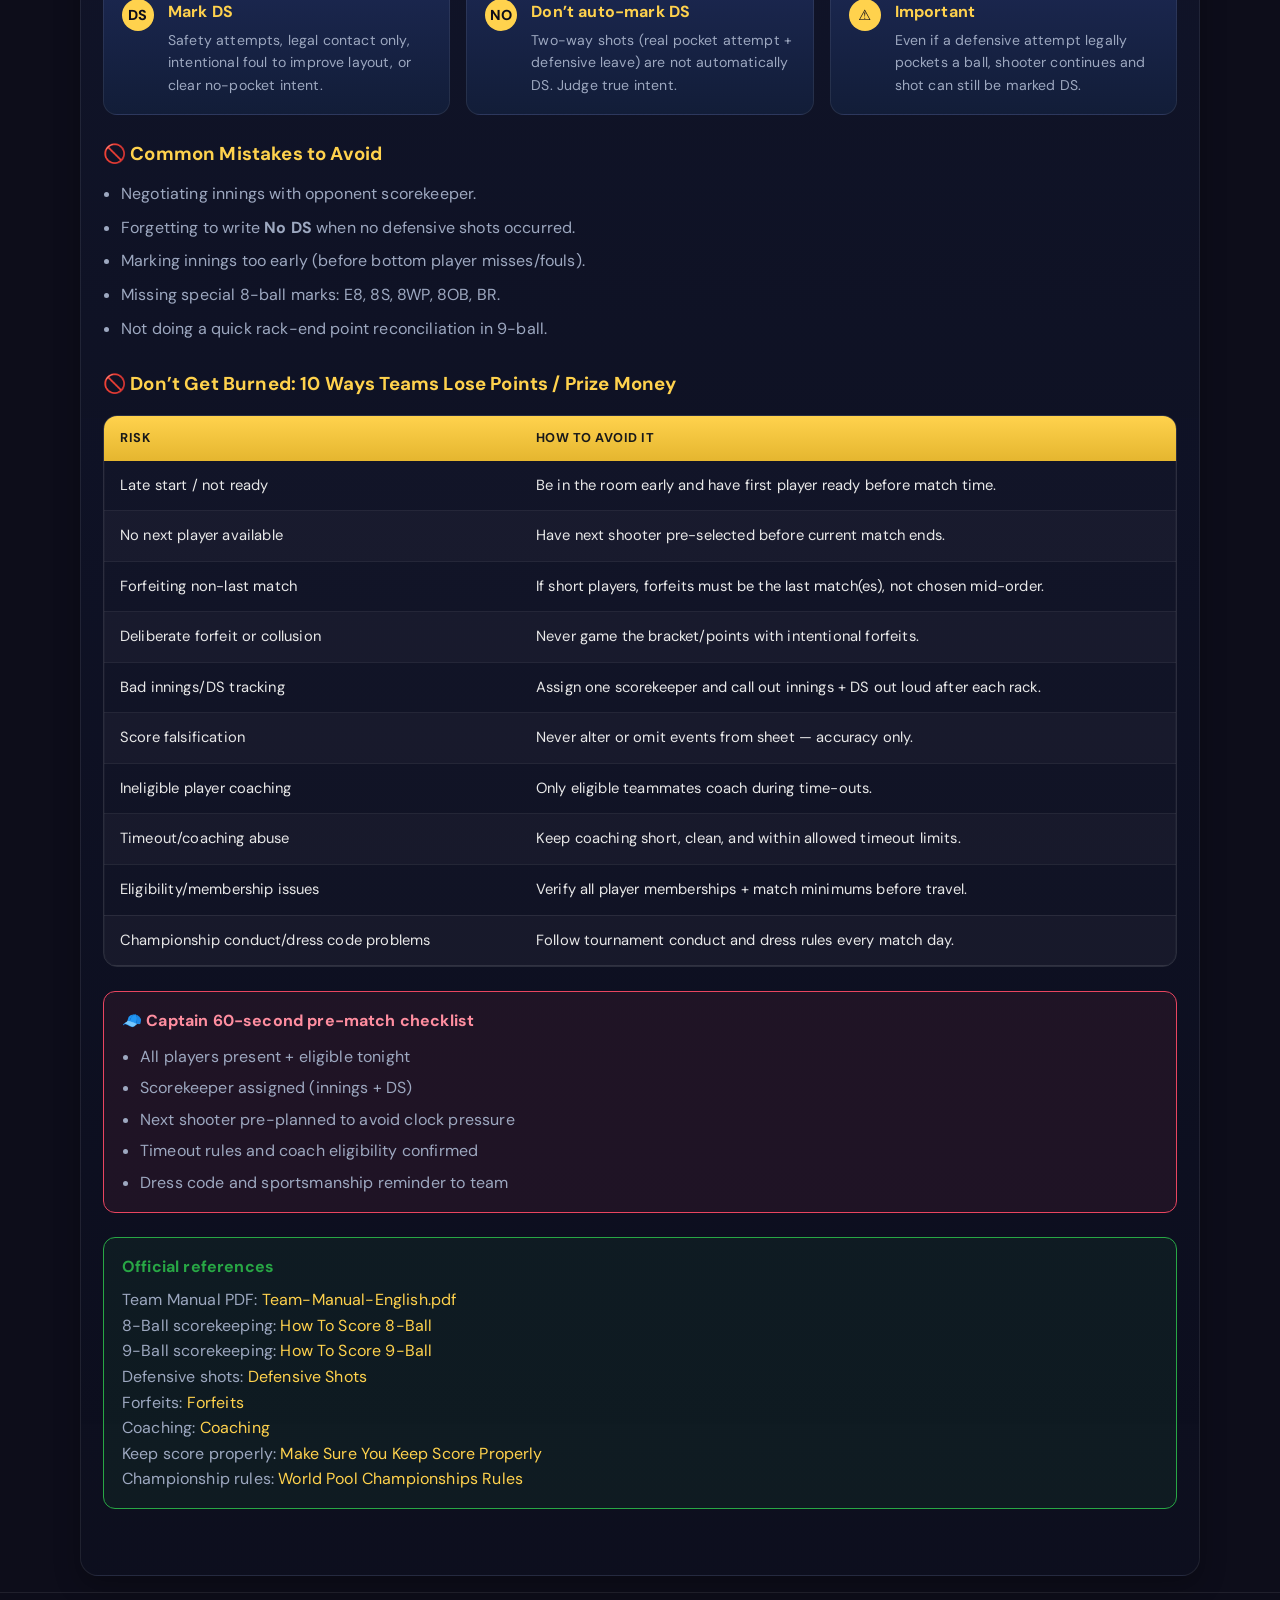
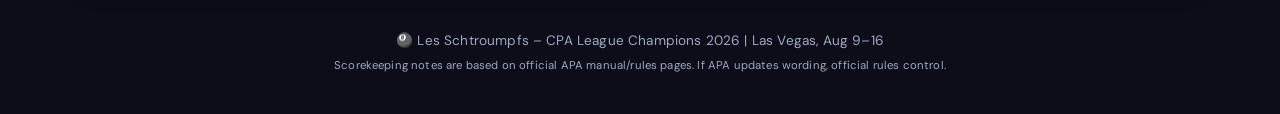
<file: scorekeeping.html>
<!DOCTYPE html>
<html lang="en">
<head>
  <meta charset="UTF-8" />
  <link rel="manifest" href="manifest.json" />
  <meta name="theme-color" content="#f0c040" />
  <meta name="apple-mobile-web-app-capable" content="yes" />
  <meta name="apple-mobile-web-app-status-bar-style" content="black-translucent" />
  <link rel="apple-touch-icon" href="icons/icon-192.png" />
  <meta name="viewport" content="width=device-width, initial-scale=1.0" />
  <title>📝 Scorekeeping – Vegas 2026</title>
  <link rel="stylesheet" href="style.css?v=vegas2026-v31" />
</head>
<body>
  <header>
    <div class="header-inner">
      <div class="header-title">
        <span class="emoji-big">🎱</span>
        <div>
          <h1>Les Schtroumpfs à Vegas!</h1>
          <p class="subtitle">CPA League Champions — Las Vegas · Aug 9–16, 2026</p>
        </div>
      </div>
      <div class="translate-bar">
        <a href="https://translate.google.com/translate?hl=fr&sl=en&tl=fr&u=https%3A%2F%2Fchrisribe.github.io%2Fvegas-2026%2Fscorekeeping.html"
           target="_blank" class="translate-btn">🌐 Traduire en Français</a>
      </div>
    </div>
    <div class="nav-scroll-wrap"><nav id="main-nav"></nav></div>
    <script src="nav.js?v=vegas2026-v31"></script>
  </header>

  <section>
    <span class="section-label">Official APA Manual Notes</span>
    <h2>📝 Match Night Scorekeeping Cheat Sheet (1 Page)</h2>
    <p style="color:var(--text-muted); margin-bottom:24px;">
      Built from official APA Team Manual pages for 8-Ball, 9-Ball, and Defensive Shots.
      Use this before every match so your sheet is clean and accurate.
    </p>

    <div style="background:rgba(240,192,64,0.08); border:2px solid var(--gold); border-radius:12px; padding:18px 20px; margin-bottom:24px;">
      <strong style="color:var(--gold);">✅ Captain Huddle (30 seconds before lag)</strong>
      <ul style="margin:10px 0 0 18px; color:var(--text-muted); display:grid; gap:6px;">
        <li>Who is top/bottom on our sheet? (lag winner is top)</li>
        <li>Who is marking innings + DS this match?</li>
        <li>Say it out loud: <strong style="color:var(--text)">"Complete innings only"</strong></li>
        <li>Say it out loud: <strong style="color:var(--text)">"Mark defensive intent, not outcome"</strong></li>
      </ul>
    </div>

    <h3 style="color:var(--gold); margin-bottom:12px;">🎯 The Two Rules That Prevent Most Errors</h3>
    <div class="tips-grid" style="margin-bottom:24px;">
      <div class="tip-item">
        <div class="tip-num">1</div>
        <div class="tip-content">
          <strong>Inning rule</strong>
          <p>An inning is not complete until the player/team listed on the <strong>bottom</strong> (lost lag) misses or fouls.</p>
        </div>
      </div>
      <div class="tip-item">
        <div class="tip-num">2</div>
        <div class="tip-content">
          <strong>Defensive Shot (DS) rule</strong>
          <p>DS is based on <strong>intent</strong> (no intent to legally pocket). If no DS happened, write <strong>"No DS"</strong>.</p>
        </div>
      </div>
    </div>

    <h3 style="color:var(--gold); margin-bottom:12px;">🎱 8-Ball: Exactly What to Mark</h3>
    <div class="table-wrap" style="margin-bottom:22px;">
      <table>
        <thead><tr><th>Step</th><th>What to Fill</th></tr></thead>
        <tbody>
          <tr><td><strong>Before break</strong></td><td>Lag winner on top. Team #, player #, last name + initial. Fill race (games must win).</td></tr>
          <tr><td><strong>Every rack</strong></td><td>In game block: innings tallies (complete only), winner block, E8/8S/8WP/8OB/BR, timeouts (T).</td></tr>
          <tr><td><strong>DS tracking</strong></td><td>Tally DS in DS block all match. At end: total + circle. If none: write <strong>No DS</strong>.</td></tr>
          <tr><td><strong>End of match</strong></td><td>Total innings, games won, match points earned, running total, captain signatures.</td></tr>
        </tbody>
      </table>
    </div>

    <h3 style="color:var(--gold); margin-bottom:12px;">9️⃣ 9-Ball: Exactly What to Mark</h3>
    <div class="table-wrap" style="margin-bottom:22px;">
      <table>
        <thead><tr><th>Step</th><th>What to Fill</th></tr></thead>
        <tbody>
          <tr><td><strong>Before break</strong></td><td>Lag winner on top. Fill team/player info + skill levels + points required to win.</td></tr>
          <tr><td><strong>During rack</strong></td><td>Cross out points as balls are made (1–8 = 1 pt, 9 = 2 pts). Record rack-end score lines.</td></tr>
          <tr><td><strong>Rack close check</strong></td><td>Top points + bottom points + dead balls should total <strong>10</strong>.</td></tr>
          <tr><td><strong>Innings / dead balls</strong></td><td>Mark complete innings only. Record dead balls; <strong>9-ball is never dead</strong> (spotted).</td></tr>
          <tr><td><strong>End of match</strong></td><td>Total innings, DS total (or No DS), total points, match points, running total, signatures.</td></tr>
        </tbody>
      </table>
    </div>

    <h3 style="color:var(--gold); margin-bottom:12px;">🛡️ Defensive Shots Quick Calls</h3>
    <div class="tips-grid" style="margin-bottom:24px;">
      <div class="tip-item">
        <div class="tip-num">DS</div>
        <div class="tip-content">
          <strong>Mark DS</strong>
          <p>Safety attempts, legal contact only, intentional foul to improve layout, or clear no-pocket intent.</p>
        </div>
      </div>
      <div class="tip-item">
        <div class="tip-num">NO</div>
        <div class="tip-content">
          <strong>Don’t auto-mark DS</strong>
          <p>Two-way shots (real pocket attempt + defensive leave) are not automatically DS. Judge true intent.</p>
        </div>
      </div>
      <div class="tip-item">
        <div class="tip-num">⚠️</div>
        <div class="tip-content">
          <strong>Important</strong>
          <p>Even if a defensive attempt legally pockets a ball, shooter continues and shot can still be marked DS.</p>
        </div>
      </div>
    </div>

    <h3 style="color:var(--gold); margin-bottom:12px;">🚫 Common Mistakes to Avoid</h3>
    <ul style="color:var(--text-muted); display:grid; gap:8px; margin-left:18px; margin-bottom:28px;">
      <li>Negotiating innings with opponent scorekeeper.</li>
      <li>Forgetting to write <strong>No DS</strong> when no defensive shots occurred.</li>
      <li>Marking innings too early (before bottom player misses/fouls).</li>
      <li>Missing special 8-ball marks: E8, 8S, 8WP, 8OB, BR.</li>
      <li>Not doing a quick rack-end point reconciliation in 9-ball.</li>
    </ul>

    <h3 style="color:var(--gold); margin-bottom:12px;">🚫 Don’t Get Burned: 10 Ways Teams Lose Points / Prize Money</h3>
    <div class="table-wrap" style="margin-bottom:24px;">
      <table>
        <thead><tr><th>Risk</th><th>How to avoid it</th></tr></thead>
        <tbody>
          <tr><td>Late start / not ready</td><td>Be in the room early and have first player ready before match time.</td></tr>
          <tr><td>No next player available</td><td>Have next shooter pre-selected before current match ends.</td></tr>
          <tr><td>Forfeiting non-last match</td><td>If short players, forfeits must be the last match(es), not chosen mid-order.</td></tr>
          <tr><td>Deliberate forfeit or collusion</td><td>Never game the bracket/points with intentional forfeits.</td></tr>
          <tr><td>Bad innings/DS tracking</td><td>Assign one scorekeeper and call out innings + DS out loud after each rack.</td></tr>
          <tr><td>Score falsification</td><td>Never alter or omit events from sheet — accuracy only.</td></tr>
          <tr><td>Ineligible player coaching</td><td>Only eligible teammates coach during time-outs.</td></tr>
          <tr><td>Timeout/coaching abuse</td><td>Keep coaching short, clean, and within allowed timeout limits.</td></tr>
          <tr><td>Eligibility/membership issues</td><td>Verify all player memberships + match minimums before travel.</td></tr>
          <tr><td>Championship conduct/dress code problems</td><td>Follow tournament conduct and dress rules every match day.</td></tr>
        </tbody>
      </table>
    </div>

    <div style="background:rgba(233,69,96,0.08); border:1px solid #e94560; border-radius:12px; padding:16px 18px; margin-bottom:24px;">
      <strong style="color:#ff8ea0;">🧢 Captain 60-second pre-match checklist</strong>
      <ul style="margin:10px 0 0 18px; color:var(--text-muted); display:grid; gap:6px;">
        <li>All players present + eligible tonight</li>
        <li>Scorekeeper assigned (innings + DS)</li>
        <li>Next shooter pre-planned to avoid clock pressure</li>
        <li>Timeout rules and coach eligibility confirmed</li>
        <li>Dress code and sportsmanship reminder to team</li>
      </ul>
    </div>

    <div style="background:rgba(40,167,69,0.08); border:1px solid #28a745; border-radius:12px; padding:16px 18px; margin-bottom:18px;">
      <strong style="color:#28a745;">Official references</strong>
      <p style="color:var(--text-muted); margin-top:8px;">
        Team Manual PDF: <a href="http://media.poolplayers.com/TMRB/Team-Manual-English.pdf" target="_blank" rel="noopener" style="color:var(--gold);">Team-Manual-English.pdf</a><br/>
        8-Ball scorekeeping: <a href="https://rules.poolplayers.com/how-to-use-scoresheets-and-score-matches/how-to-score-8-ball/" target="_blank" rel="noopener" style="color:var(--gold);">How To Score 8-Ball</a><br/>
        9-Ball scorekeeping: <a href="https://rules.poolplayers.com/how-to-use-scoresheets-and-score-matches/how-to-score-9-ball/" target="_blank" rel="noopener" style="color:var(--gold);">How To Score 9-Ball</a><br/>
        Defensive shots: <a href="https://rules.poolplayers.com/general-rules/defensive-shots/" target="_blank" rel="noopener" style="color:var(--gold);">Defensive Shots</a><br/>
        Forfeits: <a href="https://rules.poolplayers.com/general-rules/forfeits/" target="_blank" rel="noopener" style="color:var(--gold);">Forfeits</a><br/>
        Coaching: <a href="https://rules.poolplayers.com/general-rules/coaching/" target="_blank" rel="noopener" style="color:var(--gold);">Coaching</a><br/>
        Keep score properly: <a href="https://rules.poolplayers.com/general-rules/make-sure-you-keep-score-properly/" target="_blank" rel="noopener" style="color:var(--gold);">Make Sure You Keep Score Properly</a><br/>
        Championship rules: <a href="https://rules.poolplayers.com/world-pool-championships/" target="_blank" rel="noopener" style="color:var(--gold);">World Pool Championships Rules</a>
      </p>
    </div>
  </section>

  <footer>
    <p>🎱 Les Schtroumpfs – CPA League Champions 2026 | Las Vegas, Aug 9–16</p>
    <p><small>Scorekeeping notes are based on official APA manual/rules pages. If APA updates wording, official rules control.</small></p>
  </footer>

  <script>
    if ("serviceWorker" in navigator) {
      window.addEventListener("load", () => {
        navigator.serviceWorker.register('./sw.js', { updateViaCache: 'none' })
      });
    }
  </script>
</body>
</html>
</file>
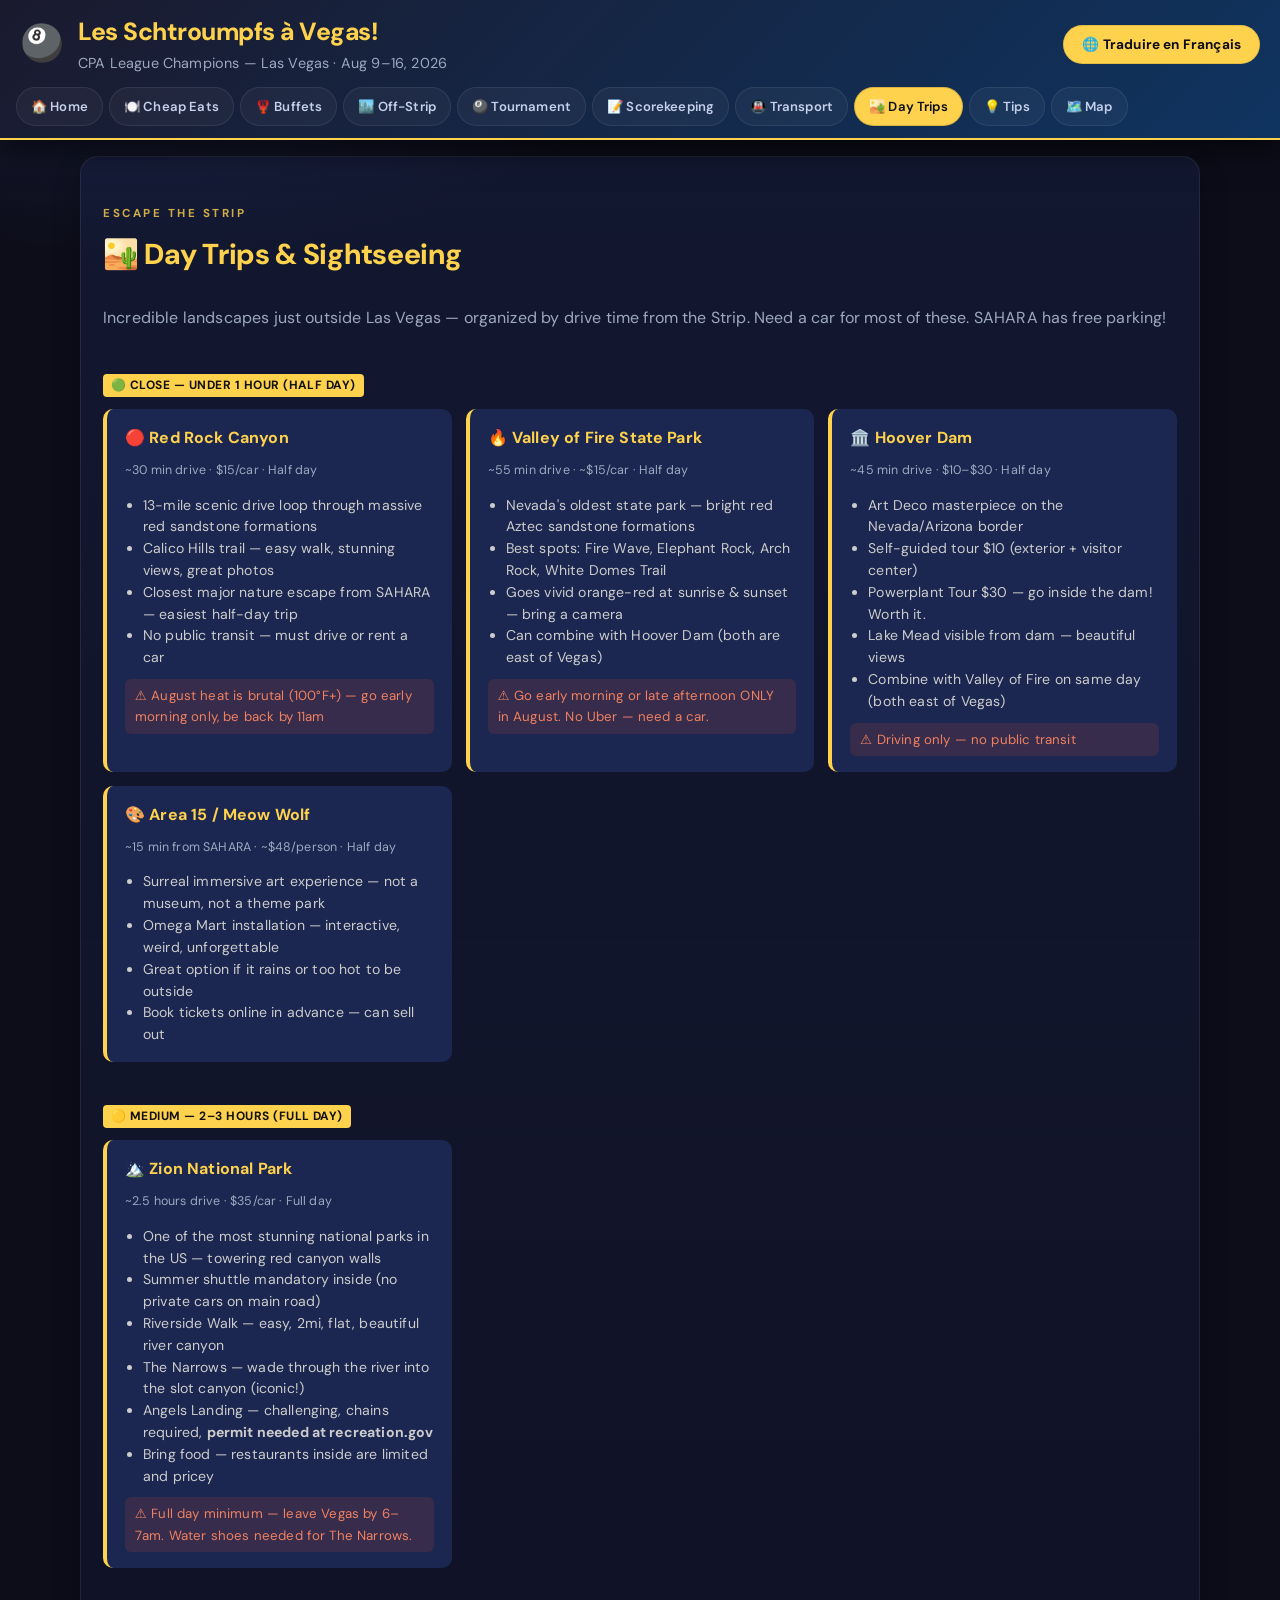
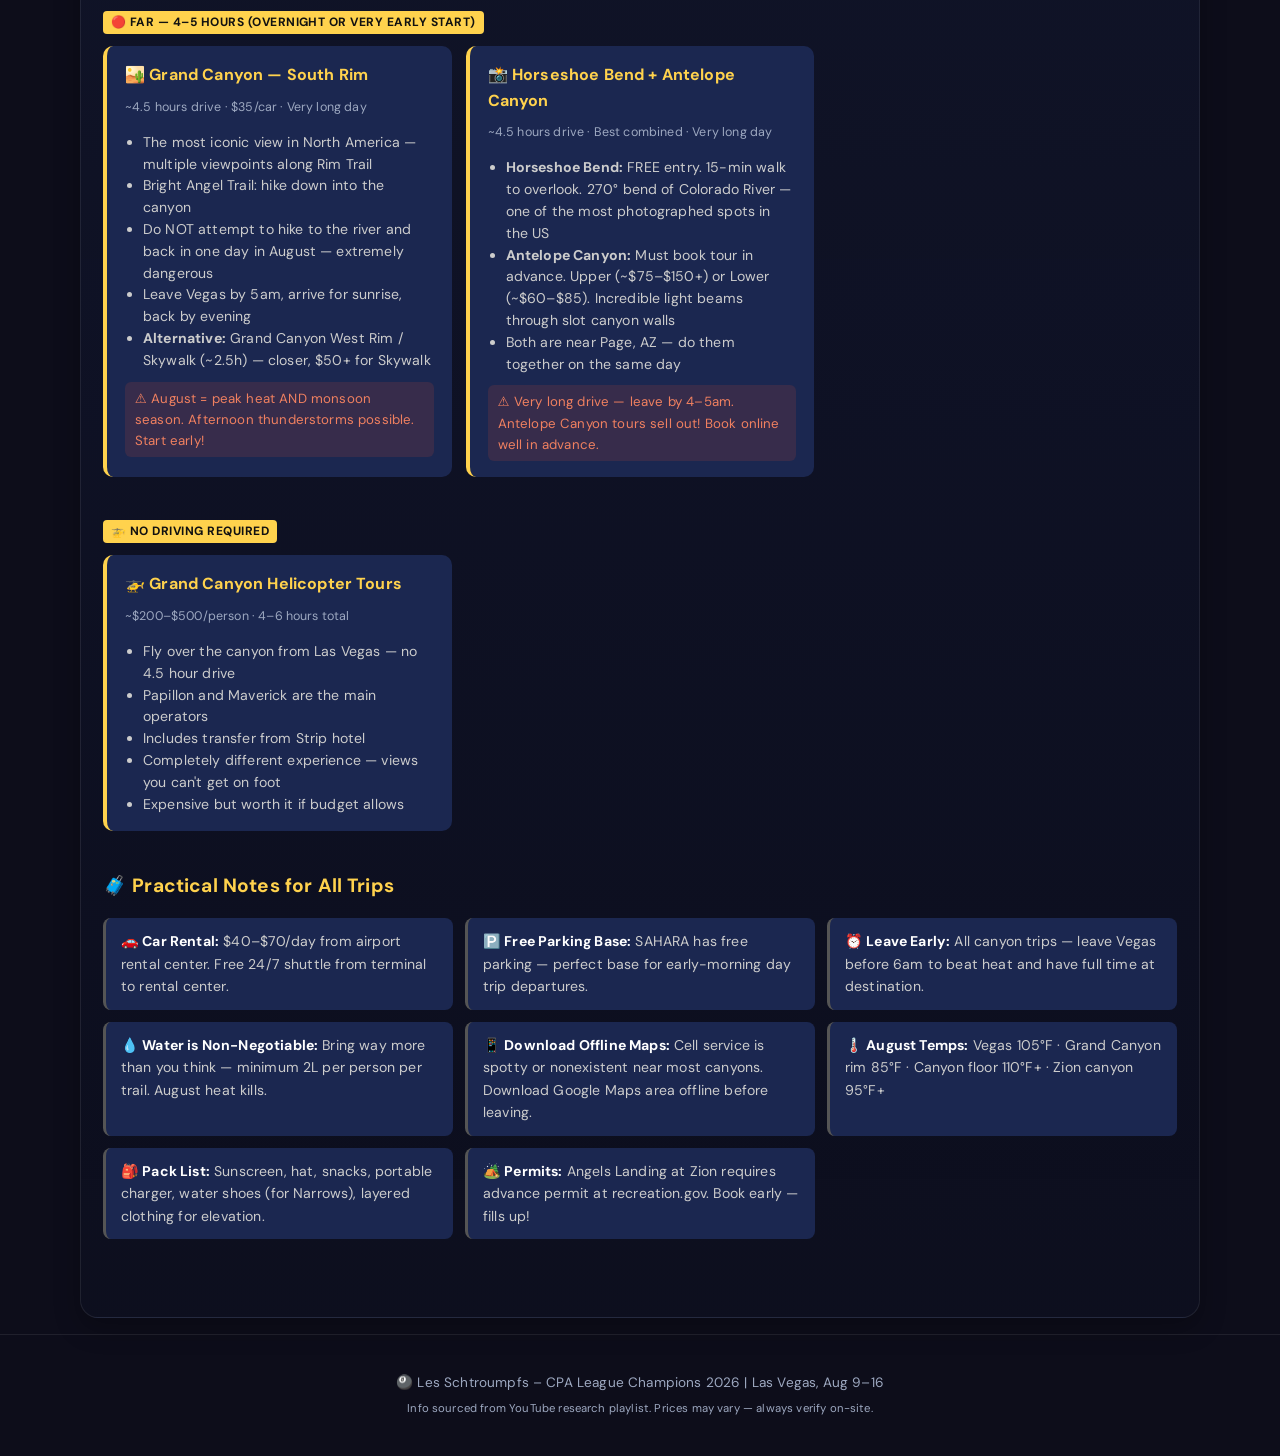
<file: sightseeing.html>
<!DOCTYPE html>
<html lang="en">
<head>
  <meta charset="UTF-8" />
  <link rel="manifest" href="manifest.json" />
  <meta name="theme-color" content="#f0c040" />
  <meta name="apple-mobile-web-app-capable" content="yes" />
  <meta name="apple-mobile-web-app-status-bar-style" content="black-translucent" />
  <link rel="apple-touch-icon" href="icons/icon-192.png" />
  <meta name="viewport" content="width=device-width, initial-scale=1.0" />
  <title>🏜️ Day Trips – Vegas 2026</title>
  <link rel="stylesheet" href="style.css?v=vegas2026-v31" />
  <style>
    .trips-grid {
      display: grid;
      grid-template-columns: repeat(auto-fill, minmax(320px, 1fr));
      gap: 14px;
      margin-bottom: 40px;
    }
    @media (max-width: 640px) {
      .trips-grid { grid-template-columns: 1fr; }
    }
    .trip-card {
      background: var(--card-bg);
      border-radius: 10px;
      padding: 16px 18px;
      border-left: 4px solid var(--gold);
      display: flex;
      flex-direction: column;
      gap: 6px;
    }
    .trip-card h4 {
      margin: 0 0 4px;
      color: var(--gold);
      font-size: 1rem;
    }
    .trip-card .meta {
      font-size: 0.78rem;
      color: var(--text-muted);
      margin-bottom: 4px;
    }
    .trip-card ul {
      margin: 4px 0 0;
      padding-left: 18px;
      font-size: 0.88rem;
      color: #ccc;
      line-height: 1.55;
    }
    .trip-card .warn {
      background: rgba(240,80,40,0.13);
      border-radius: 6px;
      padding: 6px 10px;
      font-size: 0.83rem;
      color: #f08060;
      margin-top: 4px;
    }
    .section-zone {
      display: inline-block;
      background: var(--gold);
      color: #111;
      font-weight: 700;
      font-size: 0.75rem;
      border-radius: 4px;
      padding: 2px 8px;
      text-transform: uppercase;
      letter-spacing: 0.04em;
      margin-bottom: 12px;
    }
    .practical-grid {
      display: grid;
      grid-template-columns: repeat(auto-fill, minmax(280px, 1fr));
      gap: 12px;
      margin-bottom: 30px;
    }
    @media (max-width: 640px) {
      .practical-grid { grid-template-columns: 1fr; }
    }
    .practical-item {
      background: var(--card-bg);
      border-radius: 8px;
      padding: 12px 15px;
      font-size: 0.88rem;
      color: #ccc;
      border-left: 3px solid #555;
    }
    .practical-item strong { color: #fff; }
  </style>
</head>
<body>
  <header>
    <div class="header-inner">
      <div class="header-title">
        <span class="emoji-big">🎱</span>
        <div>
          <h1>Les Schtroumpfs à Vegas!</h1>
          <p class="subtitle">CPA League Champions — Las Vegas · Aug 9–16, 2026</p>
        </div>
      </div>
      <div class="translate-bar">
        <a href="https://translate.google.com/translate?hl=fr&sl=en&tl=fr&u=https%3A%2F%2Fchrisribe.github.io%2Fvegas-2026%2Fsightseeing.html"
           target="_blank" class="translate-btn">🌐 Traduire en Français</a>
      </div>
    </div>
    <div class="nav-scroll-wrap"><nav id="main-nav"></nav></div>
    <script src="nav.js?v=vegas2026-v31"></script>
  </header>

  <section>
    <span class="section-label">Escape the Strip</span>
    <h2>🏜️ Day Trips &amp; Sightseeing</h2>
    <p style="color:var(--text-muted); margin-bottom:40px;">Incredible landscapes just outside Las Vegas — organized by drive time from the Strip. Need a car for most of these. SAHARA has free parking!</p>

    <!-- CLOSE -->
    <span class="section-zone">🟢 Close — Under 1 Hour (Half Day)</span>
    <div class="trips-grid">

      <div class="trip-card">
        <h4>🔴 Red Rock Canyon</h4>
        <div class="meta">~30 min drive · $15/car · Half day</div>
        <ul>
          <li>13-mile scenic drive loop through massive red sandstone formations</li>
          <li>Calico Hills trail — easy walk, stunning views, great photos</li>
          <li>Closest major nature escape from SAHARA — easiest half-day trip</li>
          <li>No public transit — must drive or rent a car</li>
        </ul>
        <div class="warn">⚠️ August heat is brutal (100°F+) — go early morning only, be back by 11am</div>
      </div>

      <div class="trip-card">
        <h4>🔥 Valley of Fire State Park</h4>
        <div class="meta">~55 min drive · ~$15/car · Half day</div>
        <ul>
          <li>Nevada's oldest state park — bright red Aztec sandstone formations</li>
          <li>Best spots: Fire Wave, Elephant Rock, Arch Rock, White Domes Trail</li>
          <li>Goes vivid orange-red at sunrise &amp; sunset — bring a camera</li>
          <li>Can combine with Hoover Dam (both are east of Vegas)</li>
        </ul>
        <div class="warn">⚠️ Go early morning or late afternoon ONLY in August. No Uber — need a car.</div>
      </div>

      <div class="trip-card">
        <h4>🏛️ Hoover Dam</h4>
        <div class="meta">~45 min drive · $10–$30 · Half day</div>
        <ul>
          <li>Art Deco masterpiece on the Nevada/Arizona border</li>
          <li>Self-guided tour $10 (exterior + visitor center)</li>
          <li>Powerplant Tour $30 — go inside the dam! Worth it.</li>
          <li>Lake Mead visible from dam — beautiful views</li>
          <li>Combine with Valley of Fire on same day (both east of Vegas)</li>
        </ul>
        <div class="warn">⚠️ Driving only — no public transit</div>
      </div>

      <div class="trip-card">
        <h4>🎨 Area 15 / Meow Wolf</h4>
        <div class="meta">~15 min from SAHARA · ~$48/person · Half day</div>
        <ul>
          <li>Surreal immersive art experience — not a museum, not a theme park</li>
          <li>Omega Mart installation — interactive, weird, unforgettable</li>
          <li>Great option if it rains or too hot to be outside</li>
          <li>Book tickets online in advance — can sell out</li>
        </ul>
      </div>

    </div>

    <!-- MEDIUM -->
    <span class="section-zone">🟡 Medium — 2–3 Hours (Full Day)</span>
    <div class="trips-grid">

      <div class="trip-card">
        <h4>🏔️ Zion National Park</h4>
        <div class="meta">~2.5 hours drive · $35/car · Full day</div>
        <ul>
          <li>One of the most stunning national parks in the US — towering red canyon walls</li>
          <li>Summer shuttle mandatory inside (no private cars on main road)</li>
          <li>Riverside Walk — easy, 2mi, flat, beautiful river canyon</li>
          <li>The Narrows — wade through the river into the slot canyon (iconic!)</li>
          <li>Angels Landing — challenging, chains required, <strong>permit needed at recreation.gov</strong></li>
          <li>Bring food — restaurants inside are limited and pricey</li>
        </ul>
        <div class="warn">⚠️ Full day minimum — leave Vegas by 6–7am. Water shoes needed for The Narrows.</div>
      </div>

    </div>

    <!-- FAR -->
    <span class="section-zone">🔴 Far — 4–5 Hours (Overnight or Very Early Start)</span>
    <div class="trips-grid">

      <div class="trip-card">
        <h4>🏜️ Grand Canyon — South Rim</h4>
        <div class="meta">~4.5 hours drive · $35/car · Very long day</div>
        <ul>
          <li>The most iconic view in North America — multiple viewpoints along Rim Trail</li>
          <li>Bright Angel Trail: hike down into the canyon</li>
          <li>Do NOT attempt to hike to the river and back in one day in August — extremely dangerous</li>
          <li>Leave Vegas by 5am, arrive for sunrise, back by evening</li>
          <li><strong>Alternative:</strong> Grand Canyon West Rim / Skywalk (~2.5h) — closer, $50+ for Skywalk</li>
        </ul>
        <div class="warn">⚠️ August = peak heat AND monsoon season. Afternoon thunderstorms possible. Start early!</div>
      </div>

      <div class="trip-card">
        <h4>📸 Horseshoe Bend + Antelope Canyon</h4>
        <div class="meta">~4.5 hours drive · Best combined · Very long day</div>
        <ul>
          <li><strong>Horseshoe Bend:</strong> FREE entry. 15-min walk to overlook. 270° bend of Colorado River — one of the most photographed spots in the US</li>
          <li><strong>Antelope Canyon:</strong> Must book tour in advance. Upper (~$75–$150+) or Lower (~$60–$85). Incredible light beams through slot canyon walls</li>
          <li>Both are near Page, AZ — do them together on the same day</li>
        </ul>
        <div class="warn">⚠️ Very long drive — leave by 4–5am. Antelope Canyon tours sell out! Book online well in advance.</div>
      </div>

    </div>

    <!-- AIR TOURS -->
    <span class="section-zone">🚁 No Driving Required</span>
    <div class="trips-grid">

      <div class="trip-card">
        <h4>🚁 Grand Canyon Helicopter Tours</h4>
        <div class="meta">~$200–$500/person · 4–6 hours total</div>
        <ul>
          <li>Fly over the canyon from Las Vegas — no 4.5 hour drive</li>
          <li>Papillon and Maverick are the main operators</li>
          <li>Includes transfer from Strip hotel</li>
          <li>Completely different experience — views you can't get on foot</li>
          <li>Expensive but worth it if budget allows</li>
        </ul>
      </div>

    </div>

    <!-- PRACTICAL NOTES -->
    <h3 style="color:var(--gold); margin-bottom:16px; font-size:1.2rem;">🧳 Practical Notes for All Trips</h3>
    <div class="practical-grid">
      <div class="practical-item"><strong>🚗 Car Rental:</strong> $40–$70/day from airport rental center. Free 24/7 shuttle from terminal to rental center.</div>
      <div class="practical-item"><strong>🅿️ Free Parking Base:</strong> SAHARA has free parking — perfect base for early-morning day trip departures.</div>
      <div class="practical-item"><strong>⏰ Leave Early:</strong> All canyon trips — leave Vegas before 6am to beat heat and have full time at destination.</div>
      <div class="practical-item"><strong>💧 Water is Non-Negotiable:</strong> Bring way more than you think — minimum 2L per person per trail. August heat kills.</div>
      <div class="practical-item"><strong>📱 Download Offline Maps:</strong> Cell service is spotty or nonexistent near most canyons. Download Google Maps area offline before leaving.</div>
      <div class="practical-item"><strong>🌡️ August Temps:</strong> Vegas 105°F · Grand Canyon rim 85°F · Canyon floor 110°F+ · Zion canyon 95°F+</div>
      <div class="practical-item"><strong>🎒 Pack List:</strong> Sunscreen, hat, snacks, portable charger, water shoes (for Narrows), layered clothing for elevation.</div>
      <div class="practical-item"><strong>🏕️ Permits:</strong> Angels Landing at Zion requires advance permit at recreation.gov. Book early — fills up!</div>
    </div>

  </section>

  <footer>
    <p>🎱 Les Schtroumpfs – CPA League Champions 2026 | Las Vegas, Aug 9–16</p>
    <p><small>Info sourced from YouTube research playlist. Prices may vary — always verify on-site.</small></p>
  </footer>
  <script>
    if ("serviceWorker" in navigator) {
      window.addEventListener("load", () => {
        navigator.serviceWorker.register('./sw.js', { updateViaCache: 'none' })
      });
    }
  </script>
</body>
</html>
</file>
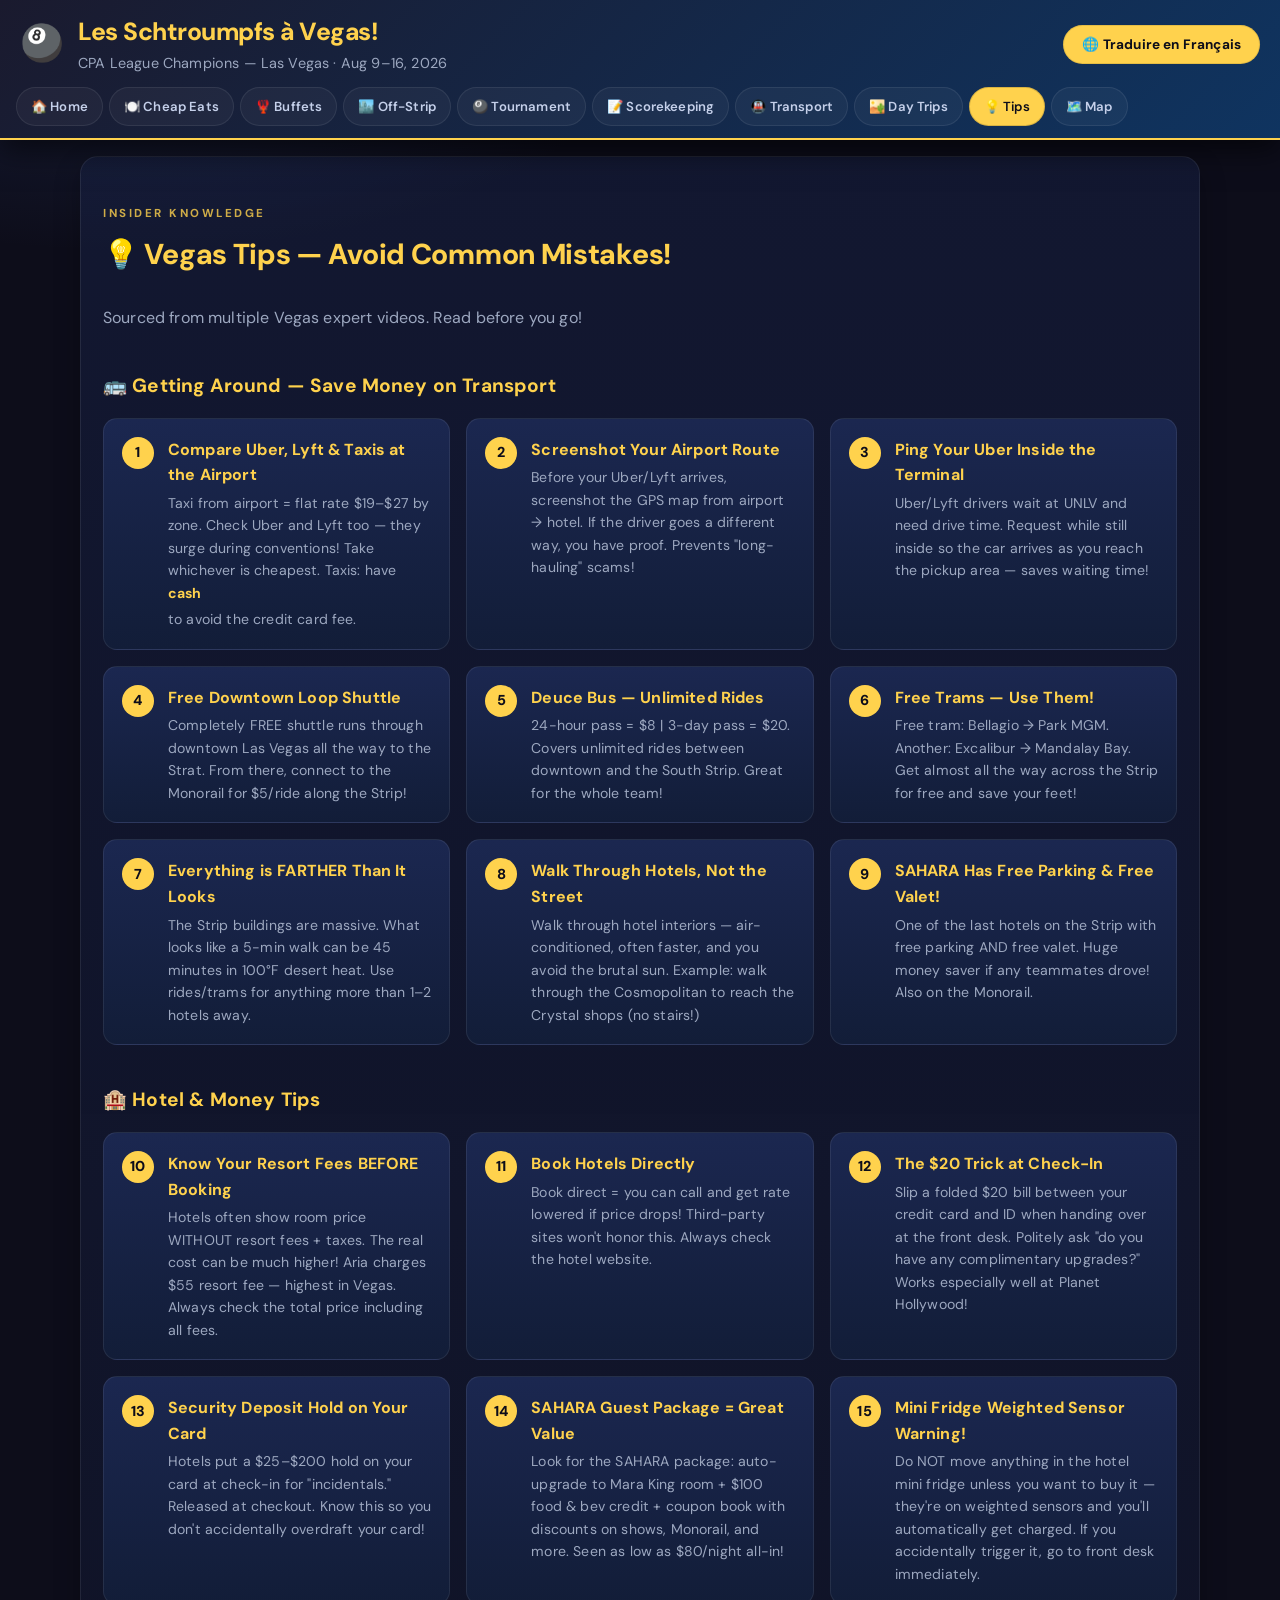
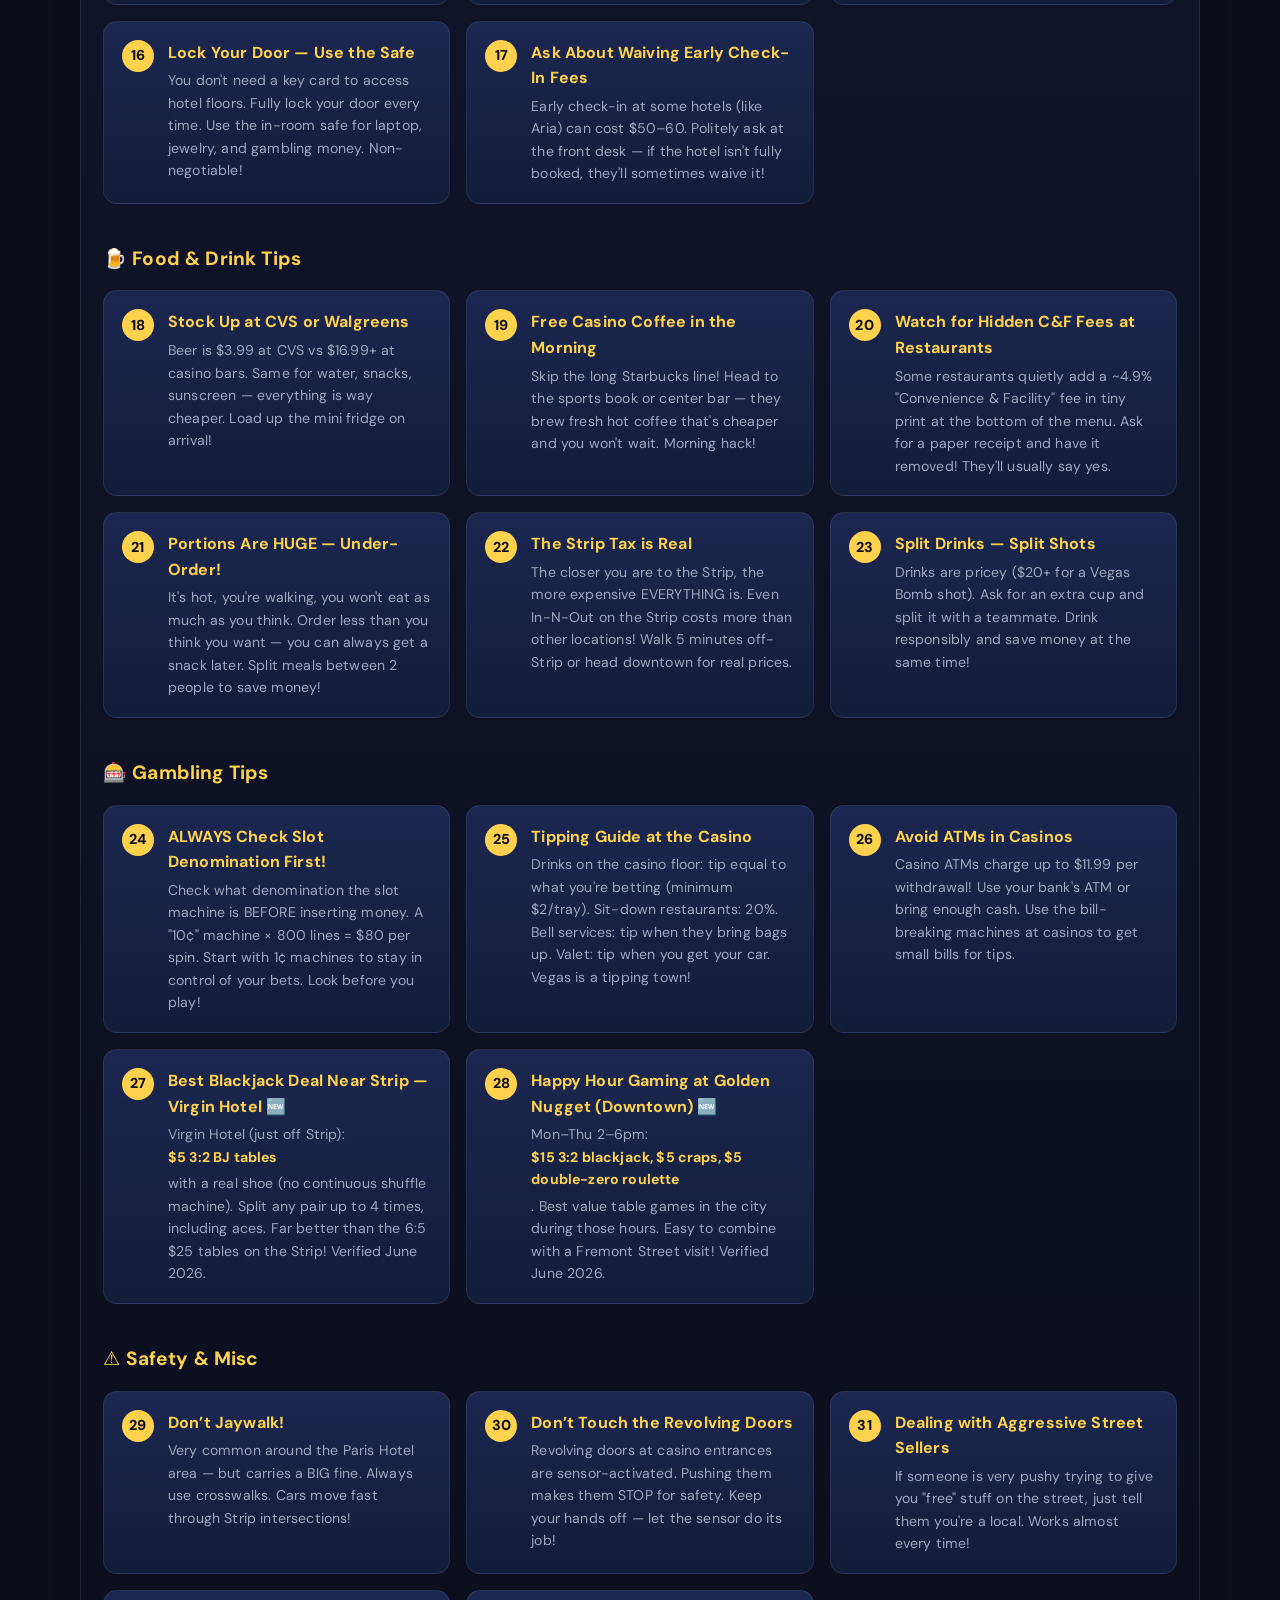
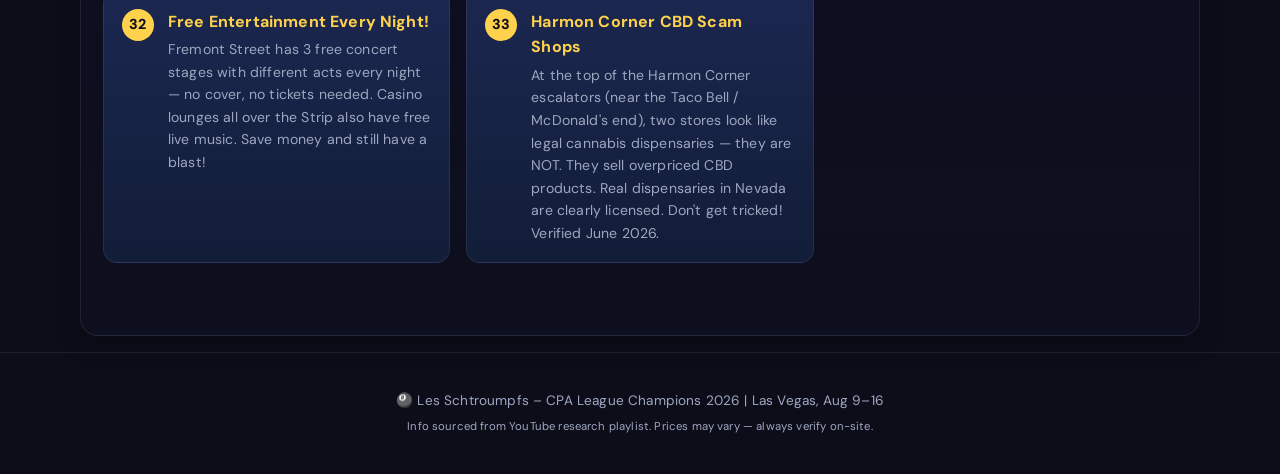
<file: tips.html>
<!DOCTYPE html>
<html lang="en">
<head>
  <meta charset="UTF-8" />
  <link rel="manifest" href="manifest.json" />
  <meta name="theme-color" content="#f0c040" />
  <meta name="apple-mobile-web-app-capable" content="yes" />
  <meta name="apple-mobile-web-app-status-bar-style" content="black-translucent" />
  <link rel="apple-touch-icon" href="icons/icon-192.png" />
  <meta name="viewport" content="width=device-width, initial-scale=1.0" />
  <title>💡 Vegas Tips – Vegas 2026</title>
  <link rel="stylesheet" href="style.css?v=vegas2026-v31" />
</head>
<body>
  <header>
    <div class="header-inner">
      <div class="header-title">
        <span class="emoji-big">🎱</span>
        <div>
          <h1>Les Schtroumpfs à Vegas!</h1>
          <p class="subtitle">CPA League Champions — Las Vegas · Aug 9–16, 2026</p>
        </div>
      </div>
      <div class="translate-bar">
        <a href="https://translate.google.com/translate?hl=fr&sl=en&tl=fr&u=https%3A%2F%2Fchrisribe.github.io%2Fvegas-2026%2Ftips.html"
           target="_blank" class="translate-btn">🌐 Traduire en Français</a>
      </div>
    </div>
            <div class="nav-scroll-wrap"><nav id="main-nav"></nav></div>
    <script src="nav.js?v=vegas2026-v31"></script>
  </header>

  <section>
    <span class="section-label">Insider knowledge</span>
    <h2>💡 Vegas Tips — Avoid Common Mistakes!</h2>
    <p style="color:var(--text-muted); margin-bottom:40px;">Sourced from multiple Vegas expert videos. Read before you go!</p>

    <!-- TRANSPORT -->
    <h3 style="color:var(--gold); margin-bottom:16px; font-size:1.2rem;">🚌 Getting Around — Save Money on Transport</h3>
    <div class="tips-grid" style="margin-bottom:40px;">
      <div class="tip-item">
        <div class="tip-num">1</div>
        <div class="tip-content">
          <strong>Compare Uber, Lyft & Taxis at the Airport</strong>
          <p>Taxi from airport = flat rate $19–$27 by zone. Check Uber and Lyft too — they surge during conventions! Take whichever is cheapest. Taxis: have <strong>cash</strong> to avoid the credit card fee.</p>
        </div>
      </div>
      <div class="tip-item">
        <div class="tip-num">2</div>
        <div class="tip-content">
          <strong>Screenshot Your Airport Route</strong>
          <p>Before your Uber/Lyft arrives, screenshot the GPS map from airport → hotel. If the driver goes a different way, you have proof. Prevents "long-hauling" scams!</p>
        </div>
      </div>
      <div class="tip-item">
        <div class="tip-num">3</div>
        <div class="tip-content">
          <strong>Ping Your Uber Inside the Terminal</strong>
          <p>Uber/Lyft drivers wait at UNLV and need drive time. Request while still inside so the car arrives as you reach the pickup area — saves waiting time!</p>
        </div>
      </div>
      <div class="tip-item">
        <div class="tip-num">4</div>
        <div class="tip-content">
          <strong>Free Downtown Loop Shuttle</strong>
          <p>Completely FREE shuttle runs through downtown Las Vegas all the way to the Strat. From there, connect to the Monorail for $5/ride along the Strip!</p>
        </div>
      </div>
      <div class="tip-item">
        <div class="tip-num">5</div>
        <div class="tip-content">
          <strong>Deuce Bus — Unlimited Rides</strong>
          <p>24-hour pass = $8 | 3-day pass = $20. Covers unlimited rides between downtown and the South Strip. Great for the whole team!</p>
        </div>
      </div>
      <div class="tip-item">
        <div class="tip-num">6</div>
        <div class="tip-content">
          <strong>Free Trams — Use Them!</strong>
          <p>Free tram: Bellagio → Park MGM. Another: Excalibur → Mandalay Bay. Get almost all the way across the Strip for free and save your feet!</p>
        </div>
      </div>
      <div class="tip-item">
        <div class="tip-num">7</div>
        <div class="tip-content">
          <strong>Everything is FARTHER Than It Looks</strong>
          <p>The Strip buildings are massive. What looks like a 5-min walk can be 45 minutes in 100°F desert heat. Use rides/trams for anything more than 1–2 hotels away.</p>
        </div>
      </div>
      <div class="tip-item">
        <div class="tip-num">8</div>
        <div class="tip-content">
          <strong>Walk Through Hotels, Not the Street</strong>
          <p>Walk through hotel interiors — air-conditioned, often faster, and you avoid the brutal sun. Example: walk through the Cosmopolitan to reach the Crystal shops (no stairs!)</p>
        </div>
      </div>
      <div class="tip-item">
        <div class="tip-num">9</div>
        <div class="tip-content">
          <strong>SAHARA Has Free Parking & Free Valet!</strong>
          <p>One of the last hotels on the Strip with free parking AND free valet. Huge money saver if any teammates drove! Also on the Monorail.</p>
        </div>
      </div>
    </div>

    <!-- HOTEL & MONEY -->
    <h3 style="color:var(--gold); margin-bottom:16px; font-size:1.2rem;">🏨 Hotel & Money Tips</h3>
    <div class="tips-grid" style="margin-bottom:40px;">
      <div class="tip-item">
        <div class="tip-num">10</div>
        <div class="tip-content">
          <strong>Know Your Resort Fees BEFORE Booking</strong>
          <p>Hotels often show room price WITHOUT resort fees + taxes. The real cost can be much higher! Aria charges $55 resort fee — highest in Vegas. Always check the total price including all fees.</p>
        </div>
      </div>
      <div class="tip-item">
        <div class="tip-num">11</div>
        <div class="tip-content">
          <strong>Book Hotels Directly</strong>
          <p>Book direct = you can call and get rate lowered if price drops! Third-party sites won't honor this. Always check the hotel website.</p>
        </div>
      </div>
      <div class="tip-item">
        <div class="tip-num">12</div>
        <div class="tip-content">
          <strong>The $20 Trick at Check-In</strong>
          <p>Slip a folded $20 bill between your credit card and ID when handing over at the front desk. Politely ask "do you have any complimentary upgrades?" Works especially well at Planet Hollywood!</p>
        </div>
      </div>
      <div class="tip-item">
        <div class="tip-num">13</div>
        <div class="tip-content">
          <strong>Security Deposit Hold on Your Card</strong>
          <p>Hotels put a $25–$200 hold on your card at check-in for "incidentals." Released at checkout. Know this so you don't accidentally overdraft your card!</p>
        </div>
      </div>
      <div class="tip-item">
        <div class="tip-num">14</div>
        <div class="tip-content">
          <strong>SAHARA Guest Package = Great Value</strong>
          <p>Look for the SAHARA package: auto-upgrade to Mara King room + $100 food & bev credit + coupon book with discounts on shows, Monorail, and more. Seen as low as $80/night all-in!</p>
        </div>
      </div>
      <div class="tip-item">
        <div class="tip-num">15</div>
        <div class="tip-content">
          <strong>Mini Fridge Weighted Sensor Warning!</strong>
          <p>Do NOT move anything in the hotel mini fridge unless you want to buy it — they're on weighted sensors and you'll automatically get charged. If you accidentally trigger it, go to front desk immediately.</p>
        </div>
      </div>
      <div class="tip-item">
        <div class="tip-num">16</div>
        <div class="tip-content">
          <strong>Lock Your Door — Use the Safe</strong>
          <p>You don't need a key card to access hotel floors. Fully lock your door every time. Use the in-room safe for laptop, jewelry, and gambling money. Non-negotiable!</p>
        </div>
      </div>
      <div class="tip-item">
        <div class="tip-num">17</div>
        <div class="tip-content">
          <strong>Ask About Waiving Early Check-In Fees</strong>
          <p>Early check-in at some hotels (like Aria) can cost $50–60. Politely ask at the front desk — if the hotel isn't fully booked, they'll sometimes waive it!</p>
        </div>
      </div>
    </div>

    <!-- FOOD & DRINK -->
    <h3 style="color:var(--gold); margin-bottom:16px; font-size:1.2rem;">🍺 Food & Drink Tips</h3>
    <div class="tips-grid" style="margin-bottom:40px;">
      <div class="tip-item">
        <div class="tip-num">18</div>
        <div class="tip-content">
          <strong>Stock Up at CVS or Walgreens</strong>
          <p>Beer is $3.99 at CVS vs $16.99+ at casino bars. Same for water, snacks, sunscreen — everything is way cheaper. Load up the mini fridge on arrival!</p>
        </div>
      </div>
      <div class="tip-item">
        <div class="tip-num">19</div>
        <div class="tip-content">
          <strong>Free Casino Coffee in the Morning</strong>
          <p>Skip the long Starbucks line! Head to the sports book or center bar — they brew fresh hot coffee that's cheaper and you won't wait. Morning hack!</p>
        </div>
      </div>
      <div class="tip-item">
        <div class="tip-num">20</div>
        <div class="tip-content">
          <strong>Watch for Hidden C&F Fees at Restaurants</strong>
          <p>Some restaurants quietly add a ~4.9% "Convenience & Facility" fee in tiny print at the bottom of the menu. Ask for a paper receipt and have it removed! They'll usually say yes.</p>
        </div>
      </div>
      <div class="tip-item">
        <div class="tip-num">21</div>
        <div class="tip-content">
          <strong>Portions Are HUGE — Under-Order!</strong>
          <p>It's hot, you're walking, you won't eat as much as you think. Order less than you think you want — you can always get a snack later. Split meals between 2 people to save money!</p>
        </div>
      </div>
      <div class="tip-item">
        <div class="tip-num">22</div>
        <div class="tip-content">
          <strong>The Strip Tax is Real</strong>
          <p>The closer you are to the Strip, the more expensive EVERYTHING is. Even In-N-Out on the Strip costs more than other locations! Walk 5 minutes off-Strip or head downtown for real prices.</p>
        </div>
      </div>
      <div class="tip-item">
        <div class="tip-num">23</div>
        <div class="tip-content">
          <strong>Split Drinks — Split Shots</strong>
          <p>Drinks are pricey ($20+ for a Vegas Bomb shot). Ask for an extra cup and split it with a teammate. Drink responsibly and save money at the same time!</p>
        </div>
      </div>
    </div>

    <!-- GAMBLING -->
    <h3 style="color:var(--gold); margin-bottom:16px; font-size:1.2rem;">🎰 Gambling Tips</h3>
    <div class="tips-grid" style="margin-bottom:40px;">
      <div class="tip-item">
        <div class="tip-num">24</div>
        <div class="tip-content">
          <strong>ALWAYS Check Slot Denomination First!</strong>
          <p>Check what denomination the slot machine is BEFORE inserting money. A "10¢" machine × 800 lines = $80 per spin. Start with 1¢ machines to stay in control of your bets. Look before you play!</p>
        </div>
      </div>
      <div class="tip-item">
        <div class="tip-num">25</div>
        <div class="tip-content">
          <strong>Tipping Guide at the Casino</strong>
          <p>Drinks on the casino floor: tip equal to what you're betting (minimum $2/tray). Sit-down restaurants: 20%. Bell services: tip when they bring bags up. Valet: tip when you get your car. Vegas is a tipping town!</p>
        </div>
      </div>
      <div class="tip-item">
        <div class="tip-num">26</div>
        <div class="tip-content">
          <strong>Avoid ATMs in Casinos</strong>
          <p>Casino ATMs charge up to $11.99 per withdrawal! Use your bank's ATM or bring enough cash. Use the bill-breaking machines at casinos to get small bills for tips.</p>
        </div>
      </div>
      <div class="tip-item">
        <div class="tip-num">27</div>
        <div class="tip-content">
          <strong>Best Blackjack Deal Near Strip — Virgin Hotel 🆕</strong>
          <p>Virgin Hotel (just off Strip): <strong>$5 3:2 BJ tables</strong> with a real shoe (no continuous shuffle machine). Split any pair up to 4 times, including aces. Far better than the 6:5 $25 tables on the Strip! Verified June 2026.</p>
        </div>
      </div>
      <div class="tip-item">
        <div class="tip-num">28</div>
        <div class="tip-content">
          <strong>Happy Hour Gaming at Golden Nugget (Downtown) 🆕</strong>
          <p>Mon–Thu 2–6pm: <strong>$15 3:2 blackjack, $5 craps, $5 double-zero roulette</strong>. Best value table games in the city during those hours. Easy to combine with a Fremont Street visit! Verified June 2026.</p>
        </div>
      </div>
    </div>

    <!-- SAFETY -->
    <h3 style="color:var(--gold); margin-bottom:16px; font-size:1.2rem;">⚠️ Safety & Misc</h3>
    <div class="tips-grid" style="margin-bottom:24px;">
      <div class="tip-item">
        <div class="tip-num">29</div>
        <div class="tip-content">
          <strong>Don’t Jaywalk!</strong>
          <p>Very common around the Paris Hotel area — but carries a BIG fine. Always use crosswalks. Cars move fast through Strip intersections!</p>
        </div>
      </div>
      <div class="tip-item">
        <div class="tip-num">30</div>
        <div class="tip-content">
          <strong>Don’t Touch the Revolving Doors</strong>
          <p>Revolving doors at casino entrances are sensor-activated. Pushing them makes them STOP for safety. Keep your hands off — let the sensor do its job!</p>
        </div>
      </div>
      <div class="tip-item">
        <div class="tip-num">31</div>
        <div class="tip-content">
          <strong>Dealing with Aggressive Street Sellers</strong>
          <p>If someone is very pushy trying to give you "free" stuff on the street, just tell them you're a local. Works almost every time!</p>
        </div>
      </div>
      <div class="tip-item">
        <div class="tip-num">32</div>
        <div class="tip-content">
          <strong>Free Entertainment Every Night!</strong>
          <p>Fremont Street has 3 free concert stages with different acts every night — no cover, no tickets needed. Casino lounges all over the Strip also have free live music. Save money and still have a blast!</p>
        </div>
      </div>
      <div class="tip-item">
        <div class="tip-num">33</div>
        <div class="tip-content">
          <strong>Harmon Corner CBD Scam Shops</strong>
          <p>At the top of the Harmon Corner escalators (near the Taco Bell / McDonald's end), two stores look like legal cannabis dispensaries — they are NOT. They sell overpriced CBD products. Real dispensaries in Nevada are clearly licensed. Don't get tricked! Verified June 2026.</p>
        </div>
      </div>
    </div>

  </section>

  <footer>
    <p>🎱 Les Schtroumpfs – CPA League Champions 2026 | Las Vegas, Aug 9–16</p>
    <p><small>Info sourced from YouTube research playlist. Prices may vary — always verify on-site.</small></p>
  </footer>
  <script>
    if ("serviceWorker" in navigator) {
      window.addEventListener("load", () => {
        navigator.serviceWorker.register('./sw.js', { updateViaCache: 'none' })
      });
    }
  </script>
</body>
</html>
</file>
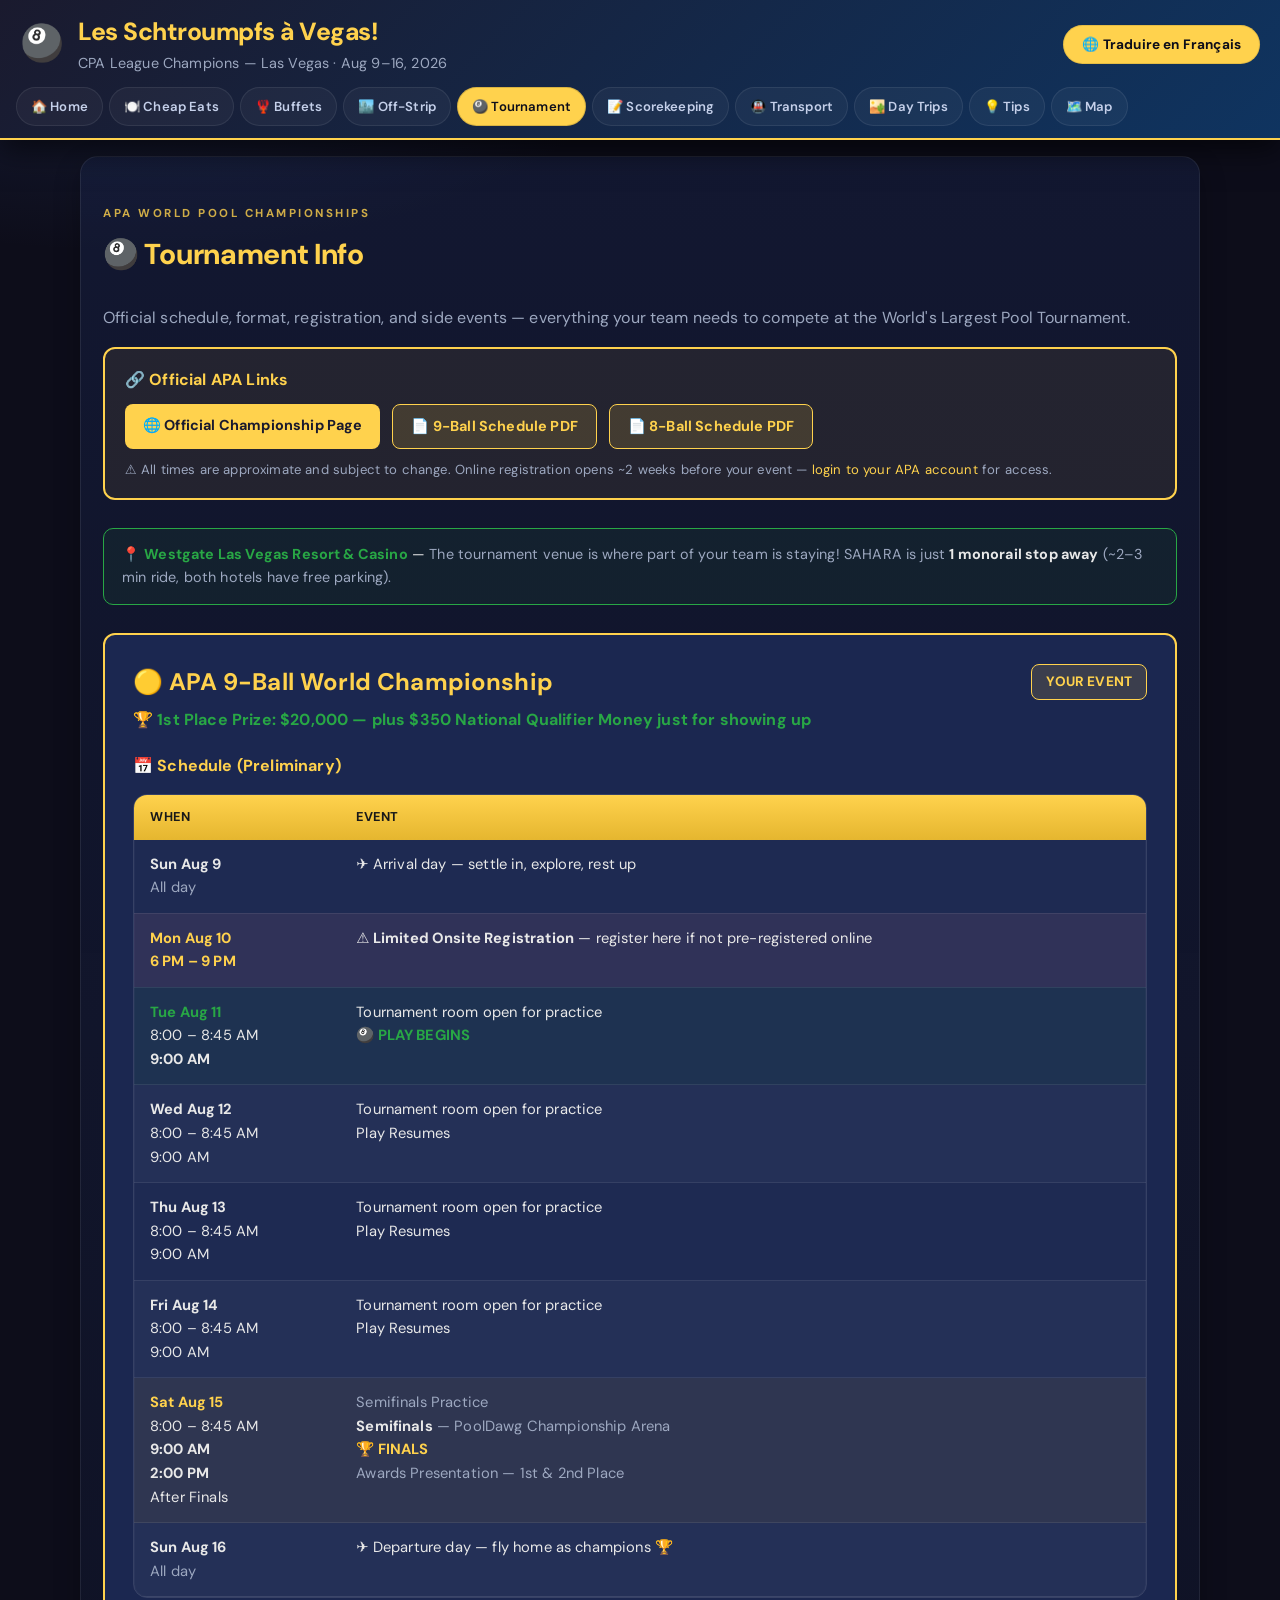
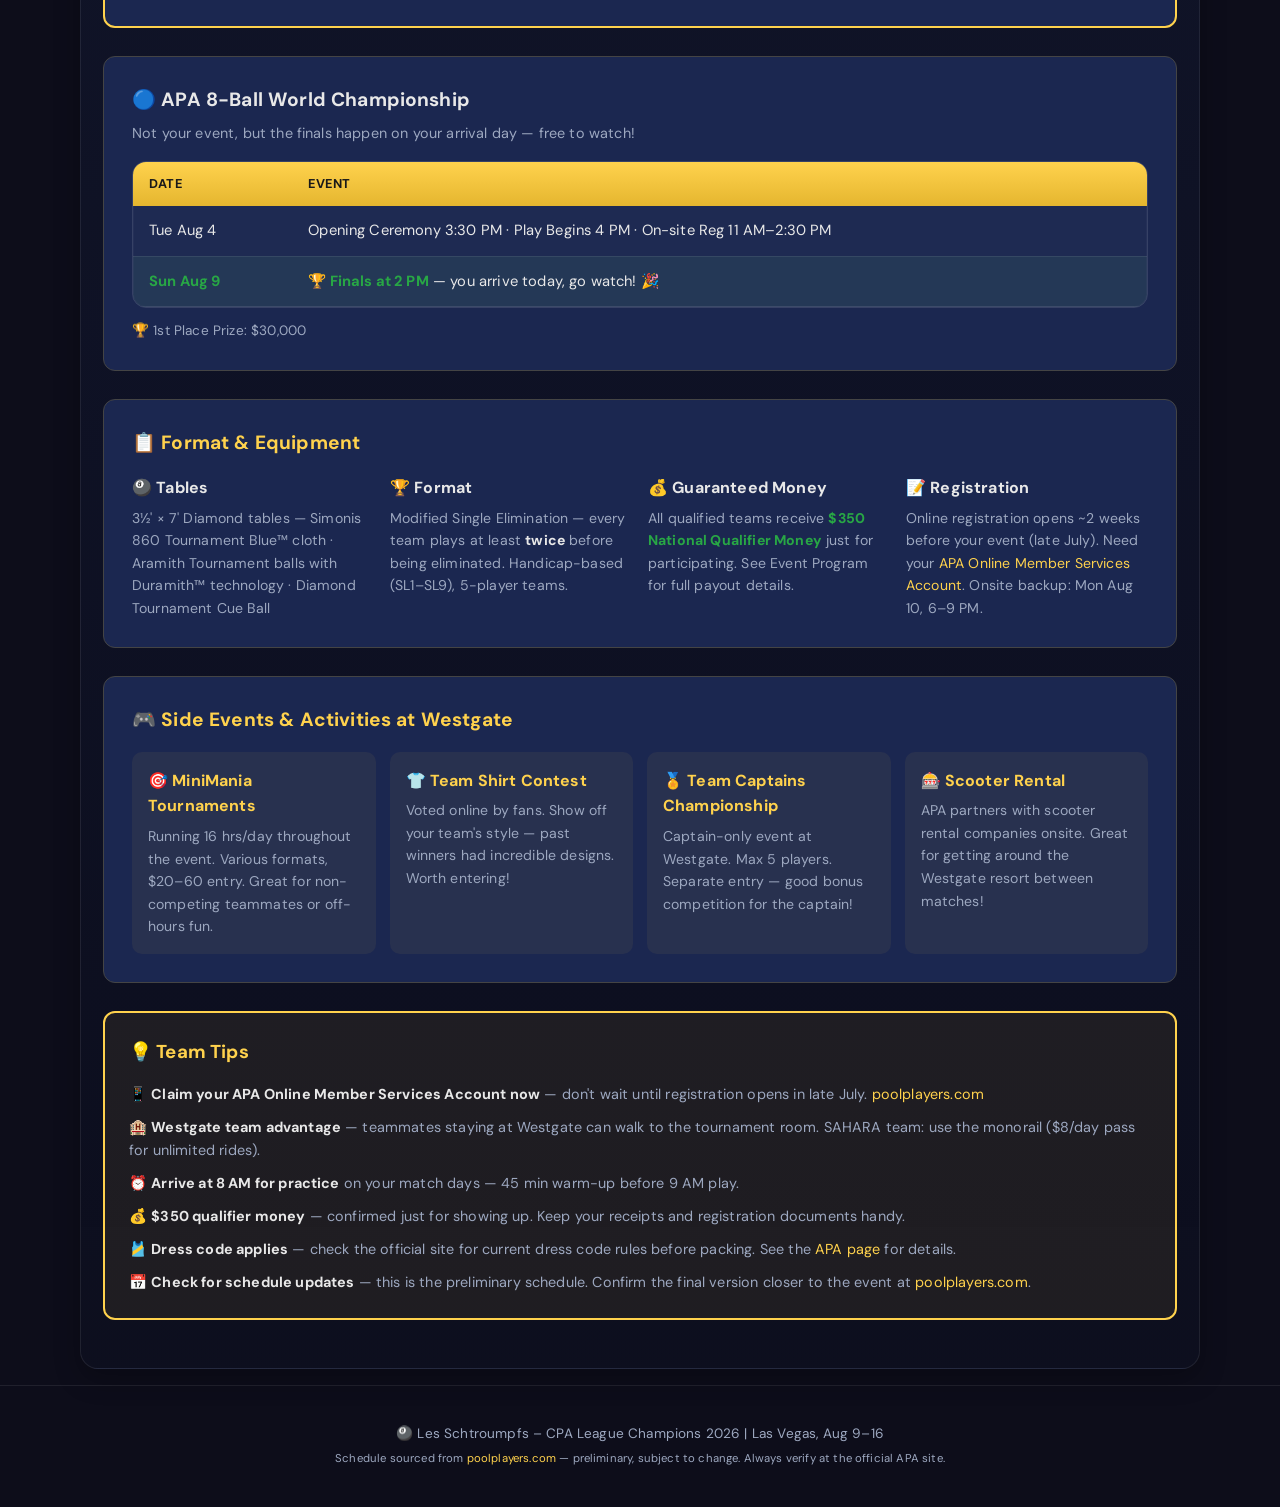
<file: tournament.html>
<!DOCTYPE html>
<html lang="en">
<head>
  <meta charset="UTF-8" />
  <link rel="manifest" href="manifest.json" />
  <meta name="theme-color" content="#f0c040" />
  <meta name="apple-mobile-web-app-capable" content="yes" />
  <meta name="apple-mobile-web-app-status-bar-style" content="black-translucent" />
  <link rel="apple-touch-icon" href="icons/icon-192.png" />
  <meta name="viewport" content="width=device-width, initial-scale=1.0" />
  <title>🎱 Tournament – Vegas 2026</title>
  <link rel="stylesheet" href="style.css?v=vegas2026-v31" />
</head>
<body>
  <header>
    <div class="header-inner">
      <div class="header-title">
        <span class="emoji-big">🎱</span>
        <div>
          <h1>Les Schtroumpfs à Vegas!</h1>
          <p class="subtitle">CPA League Champions — Las Vegas · Aug 9–16, 2026</p>
        </div>
      </div>
      <div class="translate-bar">
        <a href="https://translate.google.com/translate?hl=fr&sl=en&tl=fr&u=https%3A%2F%2Fchrisribe.github.io%2Fvegas-2026%2Ftournament.html"
           target="_blank" class="translate-btn">🌐 Traduire en Français</a>
      </div>
    </div>
    <div class="nav-scroll-wrap"><nav id="main-nav"></nav></div>
    <script src="nav.js?v=vegas2026-v31"></script>
    </header>

  <section>
    <span class="section-label">APA World Pool Championships</span>
    <h2>🎱 Tournament Info</h2>
    <p style="color:var(--text-muted); margin-bottom:16px;">Official schedule, format, registration, and side events — everything your team needs to compete at the World's Largest Pool Tournament.</p>

    <!-- OFFICIAL LINKS BANNER -->
    <div style="background:rgba(240,192,64,0.08); border:2px solid var(--gold); border-radius:12px; padding:18px 20px; margin-bottom:28px;">
      <strong style="color:var(--gold); font-size:1rem;">🔗 Official APA Links</strong>
      <div style="display:flex; flex-wrap:wrap; gap:12px; margin-top:12px;">
        <a href="https://poolplayers.com/world-pool-championships/" target="_blank" rel="noopener"
           style="background:var(--gold); color:#1a1a2e; font-weight:700; padding:10px 18px; border-radius:8px; text-decoration:none; font-size:0.9rem;">
          🌐 Official Championship Page
        </a>
        <a href="https://poolplayers.com/wp-content/uploads/2026/02/2026-9-Ball-Preliminary-Schedule-of-Events.pdf" target="_blank" rel="noopener"
           style="background:rgba(240,192,64,0.15); color:var(--gold); border:1px solid var(--gold); font-weight:700; padding:10px 18px; border-radius:8px; text-decoration:none; font-size:0.9rem;">
          📄 9-Ball Schedule PDF
        </a>
        <a href="https://poolplayers.com/wp-content/uploads/2026/02/2026-8-Ball-Preliminary-Schedule-of-Events.pdf" target="_blank" rel="noopener"
           style="background:rgba(240,192,64,0.15); color:var(--gold); border:1px solid var(--gold); font-weight:700; padding:10px 18px; border-radius:8px; text-decoration:none; font-size:0.9rem;">
          📄 8-Ball Schedule PDF
        </a>
      </div>
      <p style="color:var(--text-muted); font-size:0.82rem; margin-top:10px;">⚠️ All times are approximate and subject to change. Online registration opens ~2 weeks before your event — <a href="https://poolplayers.com/world-pool-championships/" target="_blank" rel="noopener" style="color:var(--gold);">login to your APA account</a> for access.</p>
    </div>

    <!-- VENUE -->
    <div style="background:rgba(40,167,69,0.08); border:1px solid #28a745; border-radius:10px; padding:14px 18px; margin-bottom:28px; font-size:0.9rem;">
      📍 <strong style="color:#28a745;">Westgate Las Vegas Resort & Casino</strong> — <span style="color:var(--text-muted);">The tournament venue is where part of your team is staying! SAHARA is just <strong style="color:var(--text);">1 monorail stop away</strong> (~2–3 min ride, both hotels have free parking).</span>
    </div>

    <!-- 9-BALL (MAIN EVENT) -->
    <div style="background:var(--card-bg); border:2px solid var(--gold); border-radius:12px; padding:28px; margin-bottom:28px;">
      <div style="display:flex; align-items:center; gap:12px; margin-bottom:6px; flex-wrap:wrap;">
        <h3 style="color:var(--gold); font-size:1.5rem; margin:0;">🟡 APA 9-Ball World Championship</h3>
        <div style="margin-left:auto; background:rgba(240,192,64,0.15); border:1px solid var(--gold); color:var(--gold); border-radius:8px; padding:6px 14px; font-weight:700; font-size:0.85rem; white-space:nowrap;">YOUR EVENT</div>
      </div>
      <p style="color:#28a745; font-weight:700; font-size:1rem; margin-bottom:20px;">🏆 1st Place Prize: $20,000 — plus $350 National Qualifier Money just for showing up</p>

      <h4 style="color:var(--gold); margin-bottom:12px;">📅 Schedule (Preliminary)</h4>
      <div class="table-wrap">
        <table>
          <thead>
            <tr><th>When</th><th>Event</th></tr>
          </thead>
          <tbody>
            <tr>
              <td><strong>Sun Aug 9</strong><br/><span style="color:var(--text-muted);">All day</span></td>
              <td>✈️ Arrival day — settle in, explore, rest up</td>
            </tr>
            <tr style="background:rgba(233,69,96,0.06);">
              <td><strong style="color:var(--gold);">Mon Aug 10</strong><br/><strong style="color:var(--gold);">6 PM – 9 PM</strong></td>
              <td><strong>⚠️ Limited Onsite Registration</strong> — register here if not pre-registered online</td>
            </tr>
            <tr style="background:rgba(40,167,69,0.06);">
              <td><strong style="color:#28a745;">Tue Aug 11</strong><br/>8:00 – 8:45 AM<br/><strong>9:00 AM</strong></td>
              <td>Tournament room open for practice<br/><strong style="color:#28a745;">🎱 PLAY BEGINS</strong></td>
            </tr>
            <tr>
              <td><strong>Wed Aug 12</strong><br/>8:00 – 8:45 AM<br/>9:00 AM</td>
              <td>Tournament room open for practice<br/>Play Resumes</td>
            </tr>
            <tr>
              <td><strong>Thu Aug 13</strong><br/>8:00 – 8:45 AM<br/>9:00 AM</td>
              <td>Tournament room open for practice<br/>Play Resumes</td>
            </tr>
            <tr>
              <td><strong>Fri Aug 14</strong><br/>8:00 – 8:45 AM<br/>9:00 AM</td>
              <td>Tournament room open for practice<br/>Play Resumes</td>
            </tr>
            <tr style="background:rgba(240,192,64,0.08);">
              <td><strong style="color:var(--gold);">Sat Aug 15</strong><br/>8:00 – 8:45 AM<br/><strong>9:00 AM</strong><br/><strong>2:00 PM</strong><br/>After Finals</td>
              <td style="color:var(--text-muted);">Semifinals Practice<br/><strong style="color:var(--text);">Semifinals</strong> — PoolDawg Championship Arena<br/><strong style="color:var(--gold);">🏆 FINALS</strong><br/>Awards Presentation — 1st &amp; 2nd Place</td>
            </tr>
            <tr>
              <td><strong>Sun Aug 16</strong><br/><span style="color:var(--text-muted);">All day</span></td>
              <td>✈️ Departure day — fly home as champions 🏆</td>
            </tr>
          </tbody>
        </table>
      </div>
    </div>

    <!-- 8-BALL (BONUS) -->
    <div style="background:var(--card-bg); border:1px solid #444; border-radius:12px; padding:28px; margin-bottom:28px;">
      <h3 style="color:var(--text); font-size:1.2rem; margin-bottom:6px;">🔵 APA 8-Ball World Championship</h3>
      <p style="color:var(--text-muted); font-size:0.9rem; margin-bottom:16px;">Not your event, but the finals happen on your arrival day — free to watch!</p>
      <div class="table-wrap">
        <table>
          <thead><tr><th>Date</th><th>Event</th></tr></thead>
          <tbody>
            <tr><td>Tue Aug 4</td><td>Opening Ceremony 3:30 PM · Play Begins 4 PM · On-site Reg 11 AM–2:30 PM</td></tr>
            <tr style="background:rgba(40,167,69,0.06);"><td><strong style="color:#28a745;">Sun Aug 9</strong></td><td><strong style="color:#28a745;">🏆 Finals at 2 PM</strong> — you arrive today, go watch! 🎉</td></tr>
          </tbody>
        </table>
      </div>
      <p style="color:var(--text-muted); font-size:0.85rem; margin-top:12px;">🏆 1st Place Prize: $30,000</p>
    </div>

    <!-- FORMAT -->
    <div style="background:var(--card-bg); border:1px solid #444; border-radius:12px; padding:28px; margin-bottom:28px;">
      <h3 style="color:var(--gold); font-size:1.2rem; margin-bottom:16px;">📋 Format & Equipment</h3>
      <div style="display:grid; grid-template-columns: repeat(auto-fit, minmax(240px, 1fr)); gap:16px;">
        <div>
          <strong style="color:var(--text); display:block; margin-bottom:6px;">🎱 Tables</strong>
          <p style="color:var(--text-muted); font-size:0.88rem;">3½' × 7' Diamond tables — Simonis 860 Tournament Blue™ cloth · Aramith Tournament balls with Duramith™ technology · Diamond Tournament Cue Ball</p>
        </div>
        <div>
          <strong style="color:var(--text); display:block; margin-bottom:6px;">🏆 Format</strong>
          <p style="color:var(--text-muted); font-size:0.88rem;">Modified Single Elimination — every team plays at least <strong style="color:var(--text);">twice</strong> before being eliminated. Handicap-based (SL1–SL9), 5-player teams.</p>
        </div>
        <div>
          <strong style="color:var(--text); display:block; margin-bottom:6px;">💰 Guaranteed Money</strong>
          <p style="color:var(--text-muted); font-size:0.88rem;">All qualified teams receive <strong style="color:#28a745;">$350 National Qualifier Money</strong> just for participating. See Event Program for full payout details.</p>
        </div>
        <div>
          <strong style="color:var(--text); display:block; margin-bottom:6px;">📝 Registration</strong>
          <p style="color:var(--text-muted); font-size:0.88rem;">Online registration opens ~2 weeks before your event (late July). Need your <a href="https://poolplayers.com/world-pool-championships/" target="_blank" rel="noopener" style="color:var(--gold);">APA Online Member Services Account</a>. Onsite backup: Mon Aug 10, 6–9 PM.</p>
        </div>
      </div>
    </div>

    <!-- SIDE EVENTS -->
    <div style="background:var(--card-bg); border:1px solid #444; border-radius:12px; padding:28px; margin-bottom:28px;">
      <h3 style="color:var(--gold); font-size:1.2rem; margin-bottom:16px;">🎮 Side Events & Activities at Westgate</h3>
      <div style="display:grid; grid-template-columns: repeat(auto-fit, minmax(240px, 1fr)); gap:14px;">
        <div style="background:rgba(240,192,64,0.06); border-radius:10px; padding:16px;">
          <strong style="color:var(--gold); display:block; margin-bottom:6px;">🎯 MiniMania Tournaments</strong>
          <p style="color:var(--text-muted); font-size:0.88rem;">Running 16 hrs/day throughout the event. Various formats, $20–60 entry. Great for non-competing teammates or off-hours fun.</p>
        </div>
        <div style="background:rgba(240,192,64,0.06); border-radius:10px; padding:16px;">
          <strong style="color:var(--gold); display:block; margin-bottom:6px;">👕 Team Shirt Contest</strong>
          <p style="color:var(--text-muted); font-size:0.88rem;">Voted online by fans. Show off your team's style — past winners had incredible designs. Worth entering!</p>
        </div>
        <div style="background:rgba(240,192,64,0.06); border-radius:10px; padding:16px;">
          <strong style="color:var(--gold); display:block; margin-bottom:6px;">🏅 Team Captains Championship</strong>
          <p style="color:var(--text-muted); font-size:0.88rem;">Captain-only event at Westgate. Max 5 players. Separate entry — good bonus competition for the captain!</p>
        </div>
        <div style="background:rgba(240,192,64,0.06); border-radius:10px; padding:16px;">
          <strong style="color:var(--gold); display:block; margin-bottom:6px;">🎰 Scooter Rental</strong>
          <p style="color:var(--text-muted); font-size:0.88rem;">APA partners with scooter rental companies onsite. Great for getting around the Westgate resort between matches!</p>
        </div>
      </div>
    </div>

    <!-- PRO TIPS -->
    <div style="background:rgba(240,192,64,0.08); border:2px solid var(--gold); border-radius:12px; padding:24px;">
      <h3 style="color:var(--gold); margin-bottom:16px;">💡 Team Tips</h3>
      <ul style="color:var(--text-muted); display:grid; gap:10px; list-style:none; font-size:0.9rem;">
        <li>📱 <strong style="color:var(--text);">Claim your APA Online Member Services Account now</strong> — don't wait until registration opens in late July. <a href="https://poolplayers.com/world-pool-championships/" target="_blank" rel="noopener" style="color:var(--gold);">poolplayers.com</a></li>
        <li>🏨 <strong style="color:var(--text);">Westgate team advantage</strong> — teammates staying at Westgate can walk to the tournament room. SAHARA team: use the monorail ($8/day pass for unlimited rides).</li>
        <li>⏰ <strong style="color:var(--text);">Arrive at 8 AM for practice</strong> on your match days — 45 min warm-up before 9 AM play.</li>
        <li>💰 <strong style="color:var(--text);">$350 qualifier money</strong> — confirmed just for showing up. Keep your receipts and registration documents handy.</li>
        <li>🎽 <strong style="color:var(--text);">Dress code applies</strong> — check the official site for current dress code rules before packing. See the <a href="https://poolplayers.com/world-pool-championships/" target="_blank" rel="noopener" style="color:var(--gold);">APA page</a> for details.</li>
        <li>📅 <strong style="color:var(--text);">Check for schedule updates</strong> — this is the preliminary schedule. Confirm the final version closer to the event at <a href="https://poolplayers.com/world-pool-championships/" target="_blank" rel="noopener" style="color:var(--gold);">poolplayers.com</a>.</li>
      </ul>
    </div>
  </section>

  <footer>
    <p>🎱 Les Schtroumpfs – CPA League Champions 2026 | Las Vegas, Aug 9–16</p>
    <p><small>Schedule sourced from <a href="https://poolplayers.com/world-pool-championships/" target="_blank" rel="noopener" style="color:var(--gold);">poolplayers.com</a> — preliminary, subject to change. Always verify at the official APA site.</small></p>
  </footer>

  <script src="notes-mobile.js"></script>
  <script>
    if ("serviceWorker" in navigator) {
      window.addEventListener("load", () => {
        navigator.serviceWorker.register('./sw.js', { updateViaCache: 'none' });
      });
    }
  </script>
</body>
</html>
</file>
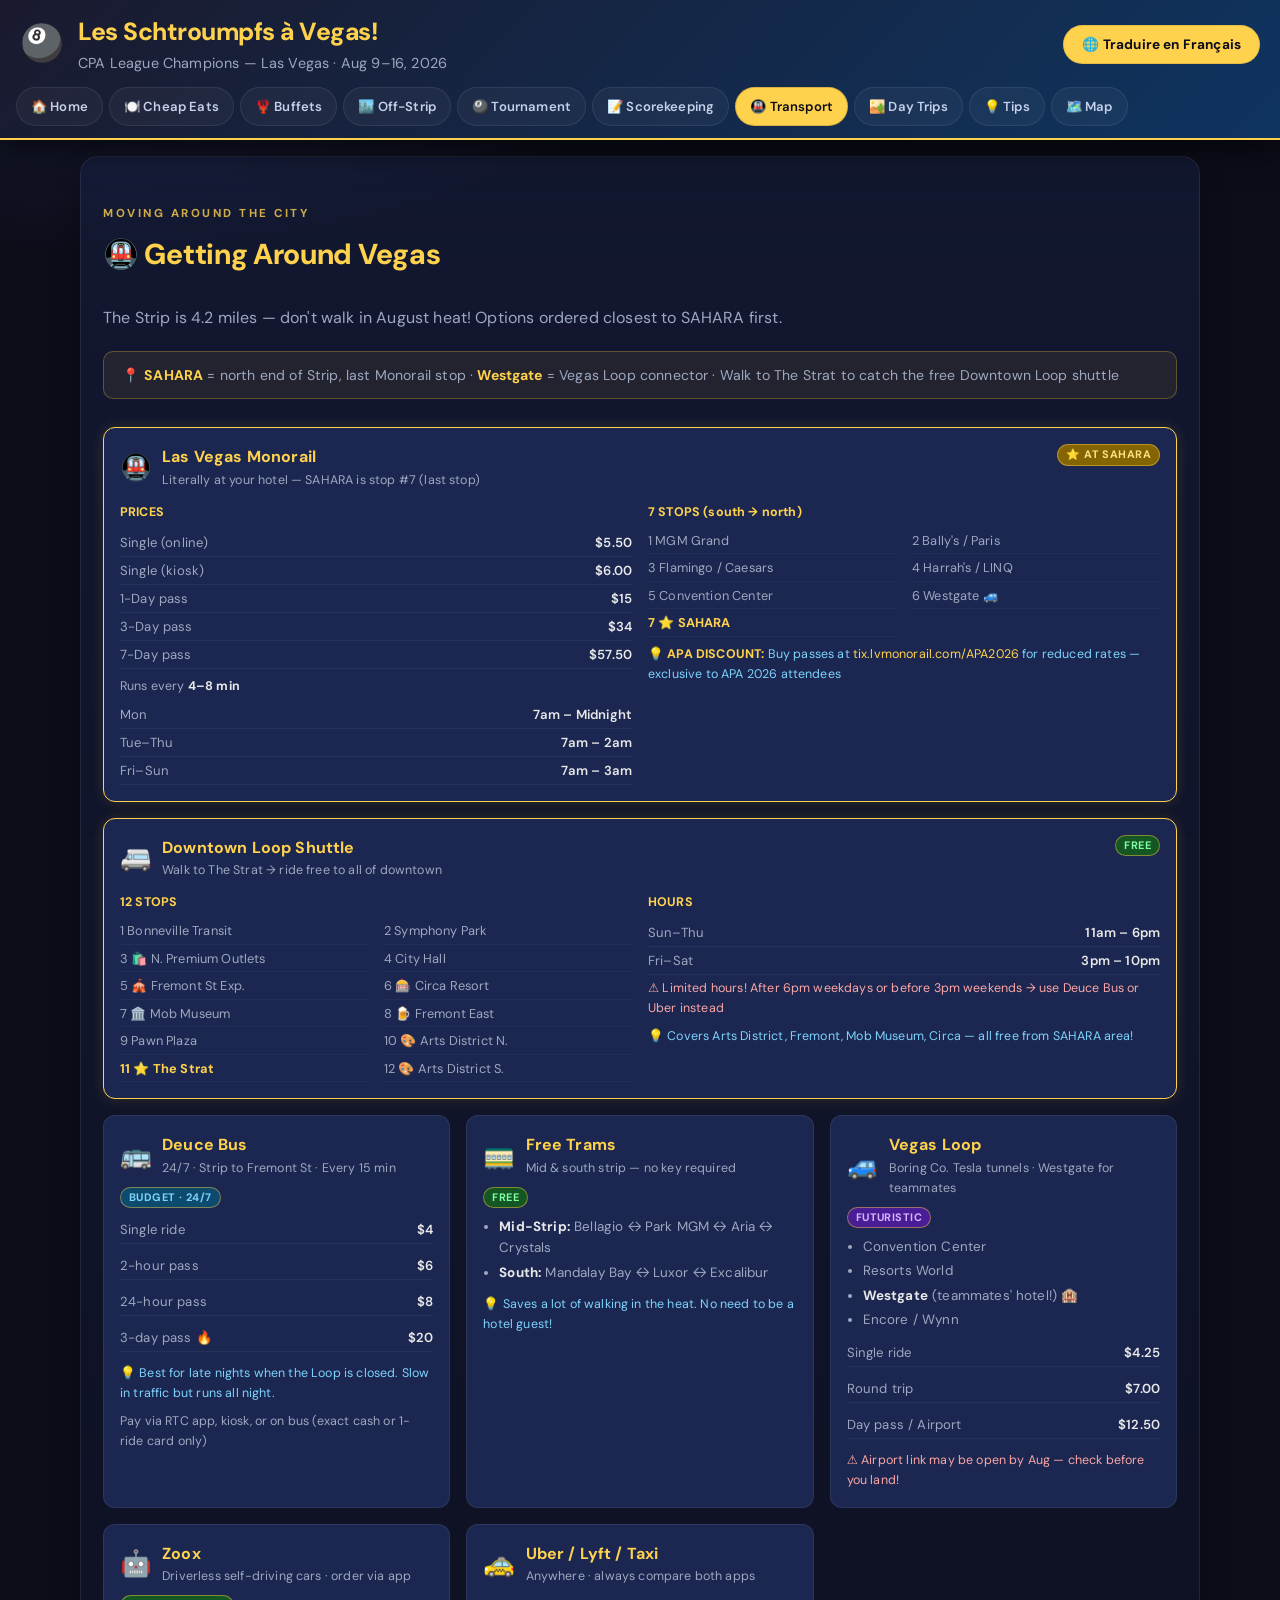
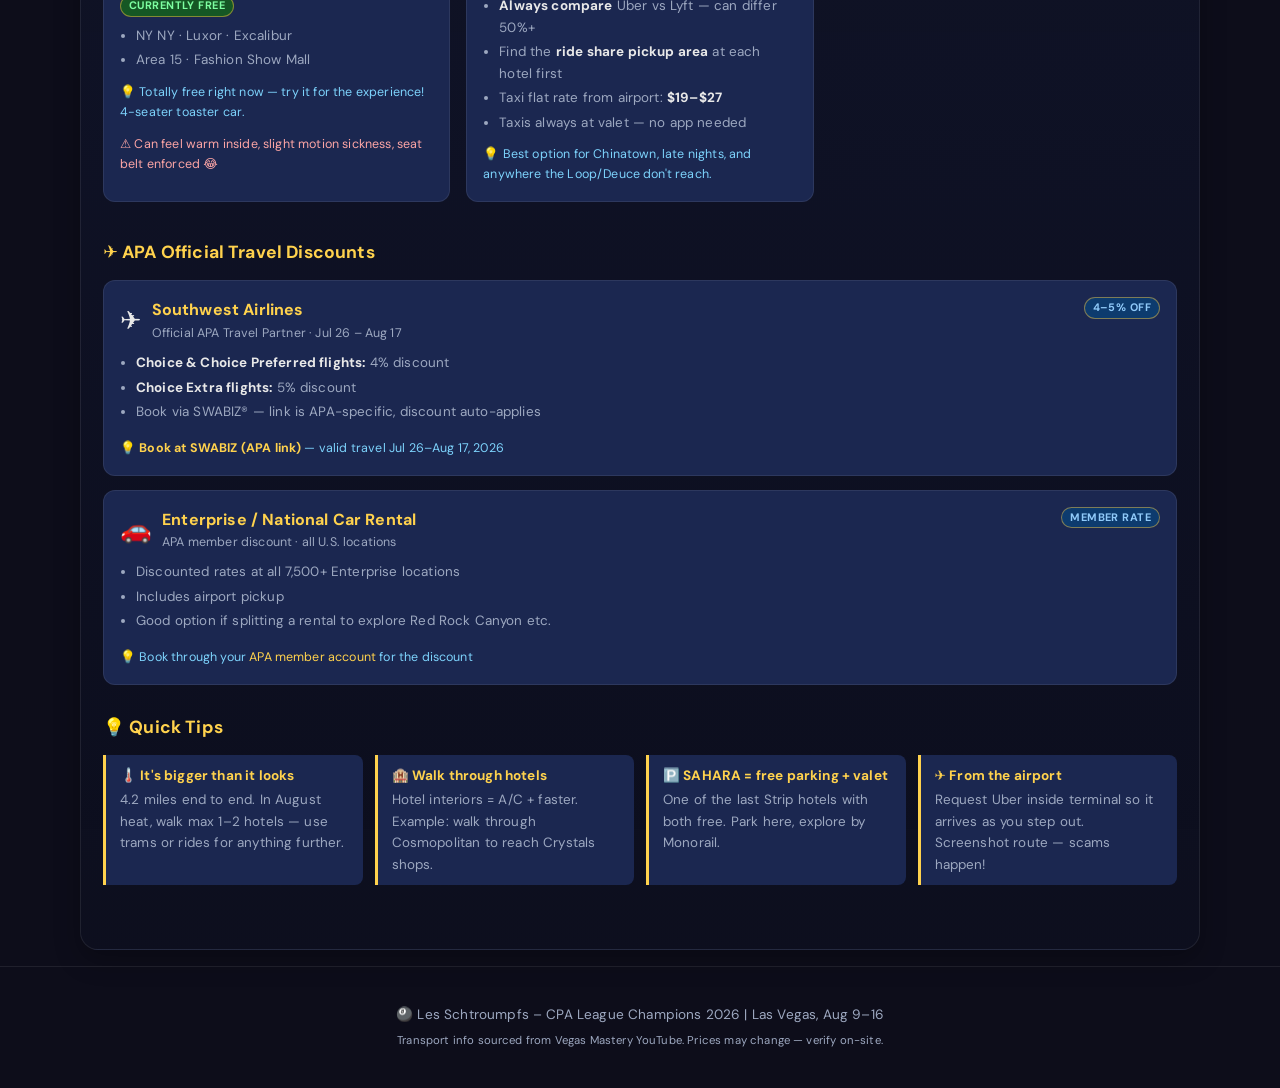
<file: transport.html>
<!DOCTYPE html>
<html lang="en">
<head>
  <meta charset="UTF-8" />
  <link rel="manifest" href="manifest.json" />
  <meta name="theme-color" content="#f0c040" />
  <meta name="apple-mobile-web-app-capable" content="yes" />
  <meta name="apple-mobile-web-app-status-bar-style" content="black-translucent" />
  <link rel="apple-touch-icon" href="icons/icon-192.png" />
  <meta name="viewport" content="width=device-width, initial-scale=1.0" />
  <title>🚇 Getting Around – Vegas 2026</title>
  <link rel="stylesheet" href="style.css?v=vegas2026-v31" />
  <style>
    .hotel-note {
      background: rgba(240,192,64,0.08);
      border: 1px solid rgba(240,192,64,0.3);
      border-radius: 10px;
      padding: 12px 18px;
      margin-bottom: 28px;
      font-size: 0.88rem;
      color: var(--text-muted);
    }
    .hotel-note strong { color: var(--gold); }

    /* ── Transport grid ── */
    .tgrid {
      display: grid;
      grid-template-columns: repeat(12, minmax(0, 1fr));
      gap: 16px;
      margin-bottom: 36px;
      align-items: stretch;
    }

    .tcard {
      grid-column: span 4;
      background: var(--card-bg);
      border: 1px solid rgba(255,255,255,0.08);
      border-radius: 12px;
      padding: 16px;
      display: flex;
      flex-direction: column;
      gap: 8px;
    }
    .tcard.featured {
      border-color: var(--gold);
      box-shadow: 0 0 14px rgba(240,192,64,0.15);
    }
    .tcard.span2 { grid-column: span 12; }

    @media (max-width: 1100px) {
      .tcard { grid-column: span 6; }
      .tcard.span2 { grid-column: span 12; }
    }
    @media (max-width: 900px) {
      .tgrid { grid-template-columns: repeat(2, minmax(0, 1fr)); }
      .tcard, .tcard.span2 { grid-column: span 1; }
    }
    @media (max-width: 560px) { .tgrid { grid-template-columns: 1fr; } }

    .tcard-top {
      display: flex;
      align-items: center;
      gap: 10px;
    }
    .tcard-icon { font-size: 1.6rem; line-height: 1; }
    .tcard-title { font-size: 1rem; font-weight: 700; color: var(--gold); }
    .tcard-subtitle { font-size: 0.78rem; color: var(--text-muted); margin-top: 1px; }

    .badge {
      display: inline-block;
      font-size: 0.68rem;
      font-weight: 700;
      padding: 2px 8px;
      border-radius: 20px;
      text-transform: uppercase;
      letter-spacing: 0.04em;
      align-self: flex-start;
    }
    .b-free   { background:#155724; color:#7dffa0; }
    .b-best   { background:#856404; color:#ffe082; }
    .b-deal   { background:#0d3b6e; color:#90caf9; }
    .b-budget { background:#0c4a6e; color:#7dd3fc; }
    .b-fun    { background:#4a1d96; color:#d8b4fe; }

    .tcard ul {
      margin: 0;
      padding-left: 16px;
      font-size: 0.84rem;
      color: var(--text-muted);
      display: flex;
      flex-direction: column;
      gap: 3px;
    }
    .tcard ul li strong { color: var(--text); }

    .price-row {
      display: flex;
      justify-content: space-between;
      font-size: 0.82rem;
      padding: 3px 0;
      border-bottom: 1px solid rgba(255,255,255,0.05);
      color: var(--text-muted);
    }
    .price-row span:last-child { color: var(--text); font-weight: 600; }

    .stops-grid {
      display: grid;
      grid-template-columns: 1fr 1fr;
      gap: 2px 16px;
      font-size: 0.8rem;
      color: var(--text-muted);
      margin-top: 4px;
    }
    .stops-grid span { padding: 2px 0; border-bottom: 1px solid rgba(255,255,255,0.04); }

    .warn { font-size: 0.78rem; color: #fca5a5; margin-top: 4px; }
    .info { font-size: 0.78rem; color: #7dd3fc; margin-top: 4px; }

    /* ── Quick tips strip ── */
    .tips-strip {
      display: grid;
      grid-template-columns: repeat(auto-fit, minmax(220px, 1fr));
      gap: 12px;
      margin-bottom: 16px;
    }
    .tip-chip {
      background: var(--card-bg);
      border-left: 3px solid var(--gold);
      border-radius: 0 8px 8px 0;
      padding: 10px 14px;
      font-size: 0.84rem;
    }
    .tip-chip strong { color: var(--gold); display: block; margin-bottom: 3px; font-size: 0.85rem; }
    .tip-chip p { color: var(--text-muted); margin: 0; }
  </style>
</head>
<body>
  <header>
    <div class="header-inner">
      <div class="header-title">
        <span class="emoji-big">🎱</span>
        <div>
          <h1>Les Schtroumpfs à Vegas!</h1>
          <p class="subtitle">CPA League Champions — Las Vegas · Aug 9–16, 2026</p>
        </div>
      </div>
      <div class="translate-bar">
        <a href="https://translate.google.com/translate?hl=fr&sl=en&tl=fr&u=https%3A%2F%2Fchrisribe.github.io%2Fvegas-2026%2Ftransport.html"
           target="_blank" class="translate-btn">🌐 Traduire en Français</a>
      </div>
    </div>
    <div class="nav-scroll-wrap"><nav id="main-nav"></nav></div>
    <script src="nav.js?v=vegas2026-v31"></script>
    </header>

  <section>
    <span class="section-label">Moving around the city</span>
    <h2>🚇 Getting Around Vegas</h2>
    <p style="color:var(--text-muted); margin-bottom:20px;">The Strip is 4.2 miles — don't walk in August heat! Options ordered closest to SAHARA first.</p>

    <div class="hotel-note">
      📍 <strong>SAHARA</strong> = north end of Strip, last Monorail stop · <strong>Westgate</strong> = Vegas Loop connector · Walk to The Strat to catch the free Downtown Loop shuttle
    </div>

    <!-- ══════════════ TRANSPORT GRID ══════════════ -->
    <div class="tgrid">

      <!-- 1. MONORAIL — at SAHARA, span 2 -->
      <div class="tcard featured span2">
        <div class="tcard-top">
          <span class="tcard-icon">🚇</span>
          <div>
            <div class="tcard-title">Las Vegas Monorail</div>
            <div class="tcard-subtitle">Literally at your hotel — SAHARA is stop #7 (last stop)</div>
          </div>
          <span class="badge b-best" style="margin-left:auto;">⭐ At SAHARA</span>
        </div>
        <div style="display:grid; grid-template-columns:1fr 1fr; gap:16px; margin-top:4px;">
          <div>
            <div style="font-size:0.78rem; color:var(--gold); font-weight:700; margin-bottom:6px;">PRICES</div>
            <div class="price-row"><span>Single (online)</span><span>$5.50</span></div>
            <div class="price-row"><span>Single (kiosk)</span><span>$6.00</span></div>
            <div class="price-row"><span>1-Day pass</span><span>$15</span></div>
            <div class="price-row"><span>3-Day pass</span><span>$34</span></div>
            <div class="price-row"><span>7-Day pass</span><span>$57.50</span></div>
            <div style="font-size:0.78rem; color:var(--text-muted); margin-top:8px;">Runs every <strong style="color:var(--text);">4–8 min</strong></div>
            <div class="price-row" style="margin-top:4px;"><span>Mon</span><span>7am – Midnight</span></div>
            <div class="price-row"><span>Tue–Thu</span><span>7am – 2am</span></div>
            <div class="price-row"><span>Fri–Sun</span><span>7am – 3am</span></div>
          </div>
          <div>
            <div style="font-size:0.78rem; color:var(--gold); font-weight:700; margin-bottom:6px;">7 STOPS (south → north)</div>
            <div class="stops-grid">
              <span>1 MGM Grand</span>
              <span>2 Bally's / Paris</span>
              <span>3 Flamingo / Caesars</span>
              <span>4 Harrah's / LINQ</span>
              <span>5 Convention Center</span>
              <span>6 Westgate 🚙</span>
              <span style="color:var(--gold); font-weight:700;">7 ⭐ SAHARA</span>
            </div>
            <div class="info" style="margin-top:8px;">💡 <strong style="color:var(--gold);">APA DISCOUNT:</strong> Buy passes at <a href="https://tix.lvmonorail.com/APA2026" target="_blank" rel="noopener" style="color:var(--gold);">tix.lvmonorail.com/APA2026</a> for reduced rates — exclusive to APA 2026 attendees</div>
          </div>
        </div>
      </div>

      <!-- 2. DOWNTOWN LOOP — walk to Strat -->
      <div class="tcard featured span2">
        <div class="tcard-top">
          <span class="tcard-icon">🚐</span>
          <div>
            <div class="tcard-title">Downtown Loop Shuttle</div>
            <div class="tcard-subtitle">Walk to The Strat → ride free to all of downtown</div>
          </div>
          <span class="badge b-free" style="margin-left:auto;">FREE</span>
        </div>
        <div style="display:grid; grid-template-columns:1fr 1fr; gap:16px; margin-top:4px;">
          <div>
            <div style="font-size:0.78rem; color:var(--gold); font-weight:700; margin-bottom:6px;">12 STOPS</div>
            <div class="stops-grid">
              <span>1 Bonneville Transit</span>
              <span>2 Symphony Park</span>
              <span>3 🛍️ N. Premium Outlets</span>
              <span>4 City Hall</span>
              <span>5 🎪 Fremont St Exp.</span>
              <span>6 🎰 Circa Resort</span>
              <span>7 🏛️ Mob Museum</span>
              <span>8 🍺 Fremont East</span>
              <span>9 Pawn Plaza</span>
              <span>10 🎨 Arts District N.</span>
              <span style="color:var(--gold); font-weight:700;">11 ⭐ The Strat</span>
              <span>12 🎨 Arts District S.</span>
            </div>
          </div>
          <div>
            <div style="font-size:0.78rem; color:var(--gold); font-weight:700; margin-bottom:6px;">HOURS</div>
            <div class="price-row"><span>Sun–Thu</span><span>11am – 6pm</span></div>
            <div class="price-row"><span>Fri–Sat</span><span>3pm – 10pm</span></div>
            <div class="warn">⚠️ Limited hours! After 6pm weekdays or before 3pm weekends → use Deuce Bus or Uber instead</div>
            <div class="info" style="margin-top:8px;">💡 Covers Arts District, Fremont, Mob Museum, Circa — all free from SAHARA area!</div>
          </div>
        </div>
      </div>

      <!-- 3. DEUCE BUS -->
      <div class="tcard">
        <div class="tcard-top">
          <span class="tcard-icon">🚌</span>
          <div>
            <div class="tcard-title">Deuce Bus</div>
            <div class="tcard-subtitle">24/7 · Strip to Fremont St · Every 15 min</div>
          </div>
        </div>
        <span class="badge b-budget">Budget · 24/7</span>
        <div class="price-row"><span>Single ride</span><span>$4</span></div>
        <div class="price-row"><span>2-hour pass</span><span>$6</span></div>
        <div class="price-row"><span>24-hour pass</span><span>$8</span></div>
        <div class="price-row"><span>3-day pass 🔥</span><span>$20</span></div>
        <div class="info">💡 Best for late nights when the Loop is closed. Slow in traffic but runs all night.</div>
        <div style="font-size:0.78rem; color:var(--text-muted);">Pay via RTC app, kiosk, or on bus (exact cash or 1-ride card only)</div>
      </div>

      <!-- 4. FREE TRAMS -->
      <div class="tcard">
        <div class="tcard-top">
          <span class="tcard-icon">🚃</span>
          <div>
            <div class="tcard-title">Free Trams</div>
            <div class="tcard-subtitle">Mid & south strip — no key required</div>
          </div>
        </div>
        <span class="badge b-free">FREE</span>
        <ul>
          <li><strong>Mid-Strip:</strong> Bellagio ↔ Park MGM ↔ Aria ↔ Crystals</li>
          <li><strong>South:</strong> Mandalay Bay ↔ Luxor ↔ Excalibur</li>
        </ul>
        <div class="info">💡 Saves a lot of walking in the heat. No need to be a hotel guest!</div>
      </div>

      <!-- 5. VEGAS LOOP -->
      <div class="tcard">
        <div class="tcard-top">
          <span class="tcard-icon">🚙</span>
          <div>
            <div class="tcard-title">Vegas Loop</div>
            <div class="tcard-subtitle">Boring Co. Tesla tunnels · Westgate for teammates</div>
          </div>
        </div>
        <span class="badge b-fun">Futuristic</span>
        <ul>
          <li>Convention Center</li>
          <li>Resorts World</li>
          <li><strong>Westgate</strong> (teammates' hotel!) 🏨</li>
          <li>Encore / Wynn</li>
        </ul>
        <div class="price-row"><span>Single ride</span><span>$4.25</span></div>
        <div class="price-row"><span>Round trip</span><span>$7.00</span></div>
        <div class="price-row"><span>Day pass / Airport</span><span>$12.50</span></div>
        <div class="warn">⚠️ Airport link may be open by Aug — check before you land!</div>
      </div>

      <!-- 6. ZOOX -->
      <div class="tcard">
        <div class="tcard-top">
          <span class="tcard-icon">🤖</span>
          <div>
            <div class="tcard-title">Zoox</div>
            <div class="tcard-subtitle">Driverless self-driving cars · order via app</div>
          </div>
        </div>
        <span class="badge b-free">Currently FREE</span>
        <ul>
          <li>NY NY · Luxor · Excalibur</li>
          <li>Area 15 · Fashion Show Mall</li>
        </ul>
        <div class="info">💡 Totally free right now — try it for the experience! 4-seater toaster car.</div>
        <div class="warn">⚠️ Can feel warm inside, slight motion sickness, seat belt enforced 😂</div>
      </div>

      <!-- 7. UBER / LYFT / TAXI -->
      <div class="tcard">
        <div class="tcard-top">
          <span class="tcard-icon">🚕</span>
          <div>
            <div class="tcard-title">Uber / Lyft / Taxi</div>
            <div class="tcard-subtitle">Anywhere · always compare both apps</div>
          </div>
        </div>
        <ul>
          <li><strong>Always compare</strong> Uber vs Lyft — can differ 50%+</li>
          <li>Find the <strong>ride share pickup area</strong> at each hotel first</li>
          <li>Taxi flat rate from airport: <strong>$19–$27</strong></li>
          <li>Taxis always at valet — no app needed</li>
        </ul>
        <div class="info">💡 Best option for Chinatown, late nights, and anywhere the Loop/Deuce don't reach.</div>
      </div>

    </div><!-- end tgrid -->

    <!-- ══════════════ APA TRAVEL DISCOUNTS ══════════════ -->
    <h3 style="color:var(--gold); margin-bottom:14px; font-size:1.1rem; margin-top:28px;">✈️ APA Official Travel Discounts</h3>
    <div style="display:grid; grid-template-columns:repeat(auto-fit,minmax(260px,1fr)); gap:14px; margin-bottom:28px;">
      <div class="tcard">
        <div class="tcard-top">
          <span class="tcard-icon">✈️</span>
          <div>
            <div class="tcard-title">Southwest Airlines</div>
            <div class="tcard-subtitle">Official APA Travel Partner · Jul 26 – Aug 17</div>
          </div>
          <span class="badge b-deal" style="margin-left:auto;">4–5% off</span>
        </div>
        <ul>
          <li><strong>Choice & Choice Preferred flights:</strong> 4% discount</li>
          <li><strong>Choice Extra flights:</strong> 5% discount</li>
          <li>Book via SWABIZ® — link is APA-specific, discount auto-applies</li>
        </ul>
        <div class="info" style="margin-top:8px;">💡 <a href="https://www.swabiz.com/air/booking/index.html?companyId=90020582" target="_blank" rel="noopener" style="color:var(--gold); font-weight:700;">Book at SWABIZ (APA link)</a> — valid travel Jul 26–Aug 17, 2026</div>
      </div>
      <div class="tcard">
        <div class="tcard-top">
          <span class="tcard-icon">🚗</span>
          <div>
            <div class="tcard-title">Enterprise / National Car Rental</div>
            <div class="tcard-subtitle">APA member discount · all U.S. locations</div>
          </div>
          <span class="badge b-deal" style="margin-left:auto;">Member rate</span>
        </div>
        <ul>
          <li>Discounted rates at all 7,500+ Enterprise locations</li>
          <li>Includes airport pickup</li>
          <li>Good option if splitting a rental to explore Red Rock Canyon etc.</li>
        </ul>
        <div class="info" style="margin-top:8px;">💡 Book through your <a href="https://poolplayers.com/world-pool-championships/travel-discounts/" target="_blank" rel="noopener" style="color:var(--gold);">APA member account</a> for the discount</div>
      </div>
    </div>

    <!-- ══════════════ QUICK TIPS ══════════════ -->
    <h3 style="color:var(--gold); margin-bottom:14px; font-size:1.1rem;">💡 Quick Tips</h3>
    <div class="tips-strip">
      <div class="tip-chip">
        <strong>🌡️ It's bigger than it looks</strong>
        <p>4.2 miles end to end. In August heat, walk max 1–2 hotels — use trams or rides for anything further.</p>
      </div>
      <div class="tip-chip">
        <strong>🏨 Walk through hotels</strong>
        <p>Hotel interiors = A/C + faster. Example: walk through Cosmopolitan to reach Crystals shops.</p>
      </div>
      <div class="tip-chip">
        <strong>🅿️ SAHARA = free parking + valet</strong>
        <p>One of the last Strip hotels with both free. Park here, explore by Monorail.</p>
      </div>
      <div class="tip-chip">
        <strong>✈️ From the airport</strong>
        <p>Request Uber inside terminal so it arrives as you step out. Screenshot route — scams happen!</p>
      </div>
    </div>

  </section>

  <footer>
    <p>🎱 Les Schtroumpfs – CPA League Champions 2026 | Las Vegas, Aug 9–16</p>
    <p><small>Transport info sourced from Vegas Mastery YouTube. Prices may change — verify on-site.</small></p>
  </footer>
  <script src="notes-mobile.js"></script>
  <script>
    if ("serviceWorker" in navigator) {
      window.addEventListener("load", () => {
        navigator.serviceWorker.register('./sw.js', { updateViaCache: 'none' })
      });
    }
  </script>
</body>
</html>
</file>
<file: style.css>
/* ===== GOOGLE FONTS ===== */
@import url('https://fonts.googleapis.com/css2?family=DM+Sans:wght@400;500;600;700;800&display=swap');

/* ===== RESET & BASE ===== */
*, *::before, *::after { box-sizing: border-box; margin: 0; padding: 0; }

:root {
  --gold:        #ffd24d;
  --gold-dark:   #d6a523;
  --gold-glow:   rgba(240, 192, 64, 0.18);
  --dark:        #1a1a2e;
  --darker:      #0d0d1a;
  --card-bg:     #1b2750;
  --card-hover:  #253665;
  --panel:       #121d38;
  --accent:      #e94560;
  --text:        #e8e8e8;
  --text-muted:  #9da8c0;
  --border:      rgba(255,255,255,0.08);
  --border-strong: rgba(240,192,64,0.35);
  --focus-ring:  0 0 0 3px rgba(240,192,64,0.28);
  --shadow-soft: 0 8px 24px rgba(0,0,0,0.25);
  --shadow-lift: 0 16px 34px rgba(0,0,0,0.32);
  --green:       #3dd68c;
  --radius:      14px;
  --radius-sm:   8px;
}

body {
  font-family: 'DM Sans', system-ui, sans-serif;
  background:
    radial-gradient(1200px 500px at 75% -10%, rgba(255,210,77,0.18), transparent 58%),
    radial-gradient(900px 420px at 10% 0%, rgba(73,106,189,0.20), transparent 60%),
    var(--darker);
  color: var(--text);
  line-height: 1.6;
  letter-spacing: 0.01em;
  overflow-x: hidden;
}

a { text-decoration: none; color: inherit; }

a:focus-visible,
button:focus-visible,
[role="button"]:focus-visible,
.card:focus-visible,
nav a:focus-visible,
.translate-btn:focus-visible {
  outline: none;
  box-shadow: var(--focus-ring);
  border-radius: 10px;
}

/* ===== HEADER ===== */
header {
  background: linear-gradient(135deg, var(--dark) 0%, #0f3460 100%);
  border-bottom: 2px solid var(--gold);
  position: sticky;
  top: 0;
  z-index: 100;
  box-shadow: 0 10px 28px rgba(0,0,0,0.58);
  backdrop-filter: blur(8px);
}

.header-inner {
  display: flex;
  align-items: center;
  justify-content: space-between;
  padding: 12px 20px;
  flex-wrap: wrap;
  gap: 10px;
}

.header-title {
  display: flex;
  align-items: center;
  gap: 14px;
}

.emoji-big { font-size: 2.2rem; }

.header-title h1 {
  font-size: 1.55rem;
  color: var(--gold);
  font-weight: 800;
  letter-spacing: -0.5px;
}

.subtitle {
  color: var(--text-muted);
  font-size: 0.9rem;
  font-weight: 400;
}

.translate-btn {
  background: var(--gold);
  color: var(--darker);
  font-weight: 700;
  padding: 10px 18px;
  border-radius: 24px;
  font-size: 0.85rem;
  border: 1px solid rgba(0,0,0,0.1);
  transition: transform 0.2s, background 0.2s;
  white-space: nowrap;
}

.translate-btn:hover {
  background: var(--gold-dark);
  transform: scale(1.05);
}

/* ===== NAV ===== */
/* wrapper provides the right-edge fade + chevron hint */
.nav-scroll-wrap {
  position: relative;
}

/* The fade + ›  arrow — hidden once user scrolls to the end */
.nav-scroll-wrap::after {
  content: '›';
  position: absolute;
  top: 0;
  right: 0;
  width: 36px;
  height: calc(100% - 10px); /* match nav bottom padding */
  background: linear-gradient(to right, transparent 0%, #0f3460 55%);
  display: flex;
  align-items: center;
  justify-content: flex-end;
  padding-right: 6px;
  color: var(--gold);
  font-size: 1.1rem;
  font-weight: 700;
  pointer-events: none;
  transition: opacity 0.2s;
  opacity: 1;
}

/* When nav is scrolled to the end, JS adds .nav-end → hide arrow */
.nav-scroll-wrap.nav-end::after {
  opacity: 0;
}

nav {
  display: flex;
  gap: 6px;
  padding: 0 16px 12px;
  overflow-x: auto;
  -webkit-overflow-scrolling: touch;
  scrollbar-width: none;
}
nav::-webkit-scrollbar { display: none; }

nav a {
  padding: 8px 14px;
  border-radius: 24px;
  font-size: 0.82rem;
  font-weight: 600;
  color: #c5d0ea;
  background: rgba(255,255,255,0.04);
  border: 1px solid rgba(255,255,255,0.08);
  transition: background 0.2s, color 0.2s, border-color 0.2s;
  white-space: nowrap;
  flex-shrink: 0;
}

nav a.active {
  background: var(--gold);
  color: var(--darker);
  border-color: rgba(0,0,0,0.15);
}

@media (hover: hover) and (pointer: fine) {
  nav a:hover {
    background: var(--gold);
    color: var(--darker);
  }
}

/* ===== HERO ===== */
.hero {
  background: linear-gradient(145deg, #0f3460 0%, #16213e 55%, #1a1a2e 100%);
  padding: 64px 24px;
  text-align: center;
  border-bottom: 1px solid var(--border);
  position: relative;
  overflow: hidden;
}

/* subtle radial glow behind hero heading */
.hero::before {
  content: '';
  position: absolute;
  top: 50%;
  left: 50%;
  transform: translate(-50%, -50%);
  width: 600px;
  height: 300px;
  background: radial-gradient(ellipse, rgba(240,192,64,0.12) 0%, transparent 70%);
  pointer-events: none;
}

.hero-content { position: relative; }

.hero-content h2 {
  font-size: clamp(2rem, 4.8vw, 2.9rem);
  color: var(--gold);
  margin-bottom: 16px;
  font-weight: 800;
  letter-spacing: -1px;
}

.hero-content p {
  max-width: 580px;
  margin: 0 auto 32px;
  font-size: clamp(1rem, 2vw, 1.1rem);
  color: var(--text-muted);
}

/* ===== COUNTDOWN ===== */
.countdown {
  display: flex;
  gap: 12px;
  justify-content: center;
  flex-wrap: wrap;
  margin-bottom: 32px;
}

.countdown-block {
  background: rgba(240,192,64,0.12);
  border: 1px solid rgba(240,192,64,0.35);
  border-radius: var(--radius-sm);
  padding: 10px 18px;
  min-width: 68px;
}

.countdown-num {
  display: block;
  font-size: 1.8rem;
  font-weight: 800;
  color: var(--gold);
  line-height: 1;
}

.countdown-label {
  display: block;
  font-size: 0.65rem;
  text-transform: uppercase;
  letter-spacing: 1.5px;
  color: var(--text-muted);
  margin-top: 4px;
}

.hotel-badges {
  display: flex;
  gap: 16px;
  justify-content: center;
  flex-wrap: wrap;
}

.badge {
  background: rgba(240, 192, 64, 0.1);
  border: 1.5px solid rgba(240,192,64,0.5);
  border-radius: var(--radius);
  padding: 12px 28px;
  font-weight: 700;
  color: var(--gold);
  text-align: center;
  line-height: 1.4;
  transition: all 0.2s;
}

.badge:hover {
  background: rgba(240,192,64,0.18);
  border-color: var(--gold);
}

.badge small { color: var(--text-muted); font-weight: 400; display: block; }

/* ===== SECTIONS ===== */
section {
  padding: 48px 22px;
  max-width: 1120px;
  margin: 16px auto;
  background: linear-gradient(180deg, rgba(27,39,80,0.42), rgba(13,19,40,0.30));
  border: 1px solid rgba(255,255,255,0.08);
  border-radius: 18px;
  box-shadow: 0 10px 26px rgba(0,0,0,0.26);
}

section h2 {
  font-size: 1.8rem;
  color: var(--gold);
  margin-bottom: 28px;
  font-weight: 800;
  letter-spacing: -0.3px;
}

/* ===== NAV CARDS (Quick Navigation) ===== */
.cards {
  display: flex;
  flex-wrap: wrap;
  gap: 18px;
  justify-content: center;
}

.card {
  background: linear-gradient(180deg, var(--card-bg), var(--panel));
  border: 1px solid var(--border);
  border-radius: var(--radius);
  padding: 28px 20px;
  text-align: center;
  transition: transform 0.25s, border-color 0.25s, box-shadow 0.25s, background 0.25s;
  cursor: pointer;
  flex: 1 1 200px;
  max-width: 240px;
  box-shadow: var(--shadow-soft);
}

.card:hover {
  background: var(--card-hover);
  border-color: rgba(240,192,64,0.5);
  transform: translateY(-4px);
  box-shadow: var(--shadow-lift);
}

.card-icon { font-size: 2.4rem; margin-bottom: 12px; }
.card h3 { color: var(--gold); font-size: 1.1rem; margin-bottom: 8px; font-weight: 700; }
.card p { color: var(--text-muted); font-size: 0.88rem; }

/* ===== HIGHLIGHTS ===== */
.quick-links { background: rgba(255,255,255,0.015); border-radius: var(--radius); }

.highlight-grid {
  display: grid;
  grid-template-columns: repeat(auto-fit, minmax(340px, 1fr));
  gap: 16px;
}

.highlight-item {
  background: linear-gradient(180deg, var(--card-bg), var(--panel));
  border: 1px solid var(--border);
  border-radius: var(--radius);
  padding: 18px;
  transition: transform 0.2s, border-color 0.2s, background 0.2s;
  display: flex;
  gap: 14px;
  align-items: flex-start;
  box-shadow: var(--shadow-soft);
}

.highlight-item:hover {
  background: var(--card-hover);
  border-color: rgba(240,192,64,0.3);
  transform: translateY(-2px);
}

.hi {
  font-size: 1.6rem;
  line-height: 1;
  flex-shrink: 0;
  padding-top: 2px;
}

.hi-content > strong {
  color: var(--gold);
  display: block;
  margin-bottom: 4px;
  font-size: 1rem;
  line-height: 1.35;
  font-weight: 700;
  width: 100%;
}

@media (max-width: 1100px) {
  .highlight-grid { grid-template-columns: repeat(2, minmax(0, 1fr)); }
}

@media (max-width: 780px) {
  .highlight-grid { grid-template-columns: 1fr; }
}

.highlight-item p {
  color: var(--text-muted);
  font-size: 0.88rem;
  line-height: 1.55;
  margin-bottom: 8px;
}

/* Keep emphasis inside paragraph copy inline (prevents stray punctuation lines). */
.highlight-item p strong {
  display: inline;
  margin: 0;
  font-size: inherit;
  font-weight: 700;
  color: var(--gold);
}

/* Give link bullets a bit more breathing room in sightseeing cards. */
.highlight-item ul {
  margin-top: 8px !important;
}

.highlight-item li {
  margin-bottom: 3px;
}

.hi-content {
  flex: 1;
  min-width: 0;
}

/* ===== TABLES ===== */
.table-wrap { overflow-x: auto; margin-top: 16px; border-radius: var(--radius); border: 1px solid rgba(255,255,255,0.12); box-shadow: inset 0 0 0 1px rgba(255,255,255,0.03); }

table {
  width: 100%;
  border-collapse: collapse;
  font-size: 0.92rem;
  background: rgba(255,255,255,0.01);
}

th {
  background: linear-gradient(180deg, #ffd24d, #e5b62f);
  color: #191919;
  padding: 12px 16px;
  text-align: left;
  font-weight: 700;
  font-size: 0.8rem;
  text-transform: uppercase;
  letter-spacing: 0.5px;
}

td {
  padding: 13px 16px;
  border-bottom: 1px solid var(--border);
  vertical-align: top;
}

tbody tr:nth-child(even) td { background: rgba(255,255,255,0.028); }
tr:hover td { background: rgba(255,210,77,0.12); }

.price {
  color: var(--green);
  font-weight: 700;
  white-space: nowrap;
}

.tag {
  display: inline-block;
  background: rgba(240,192,64,0.15);
  color: var(--gold);
  border-radius: 24px;
  padding: 2px 10px;
  font-size: 0.78rem;
  font-weight: 600;
  margin: 2px;
}

.tag.off-strip { background: rgba(61,214,140,0.12); color: var(--green); }
.tag.strip { background: rgba(233,69,96,0.15); color: #e94560; }

/* ===== TIPS ===== */
.tips-grid {
  display: grid;
  grid-template-columns: repeat(auto-fit, minmax(320px, 1fr));
  gap: 16px;
}

.tip-item {
  background: linear-gradient(180deg, var(--card-bg), var(--panel));
  border: 1px solid var(--border);
  border-radius: var(--radius);
  padding: 18px;
  display: flex;
  gap: 14px;
  align-items: flex-start;
  transition: all 0.2s;
}

.tip-item:hover {
  background: var(--card-hover);
  border-color: rgba(240,192,64,0.25);
}

.tip-num {
  background: var(--gold);
  color: var(--darker);
  border-radius: 50%;
  min-width: 32px;
  height: 32px;
  display: flex;
  align-items: center;
  justify-content: center;
  font-weight: 800;
  font-size: 0.9rem;
  flex-shrink: 0;
}

.tip-content strong { color: var(--gold); display: block; margin-bottom: 4px; }
.tip-content p { color: var(--text-muted); font-size: 0.88rem; }

/* ===== MAP ===== */
.map-container {
  border-radius: var(--radius);
  overflow: hidden;
  border: 2px solid rgba(240,192,64,0.4);
  margin-top: 16px;
  box-shadow: 0 0 30px rgba(240,192,64,0.08);
}

.map-container iframe {
  width: 100%;
  height: 550px;
  border: none;
  display: block;
}

/* ===== SECTION LABEL ===== */
.section-label {
  font-size: 0.72rem;
  text-transform: uppercase;
  letter-spacing: 2.5px;
  color: var(--gold);
  font-weight: 700;
  margin-bottom: 8px;
  display: block;
  opacity: 0.8;
}

/* ===== FOOTER ===== */
footer {
  text-align: center;
  padding: 36px 24px;
  border-top: 1px solid var(--border);
  color: var(--text-muted);
  font-size: 0.85rem;
  line-height: 1.8;
}

@media (prefers-reduced-motion: reduce) {
  *, *::before, *::after {
    animation-duration: 0.01ms !important;
    animation-iteration-count: 1 !important;
    transition-duration: 0.01ms !important;
    scroll-behavior: auto !important;
  }

  .card:hover,
  .highlight-item:hover {
    transform: none;
  }
}

/* ===== RESPONSIVE — mobile collapsible notes ===== */
.col-notes { display: table-cell; }

.note-toggle-btn {
  background: none;
  border: 1px solid rgba(240,192,64,0.4);
  border-radius: 6px;
  color: var(--gold);
  cursor: pointer;
  font-size: 0.75rem;
  padding: 2px 5px;
  margin-top: 5px;
  display: block;
  width: fit-content;
}

.note-expand-row { display: none; }
.note-expand-row.open { display: table-row; }

.note-expand-cell {
  background: rgba(240,192,64,0.04) !important;
  border-top: none !important;
  color: var(--text-muted);
  font-size: 0.8rem;
  line-height: 1.5;
  padding: 10px 14px !important;
}

@media (max-width: 640px) {
  /* Header */
  .header-title h1 { font-size: 1rem; }
  .emoji-big { font-size: 1.8rem; }
  .header-inner { padding: 10px 12px; }
  nav { padding: 0 10px 8px; gap: 2px; }
  nav a { padding: 6px 12px; font-size: 0.78rem; }

  /* Hero */
  .hero { padding: 40px 16px; }
  .hero-content h2 { font-size: 1.8rem; letter-spacing: -0.5px; }
  .hero-content p { font-size: 0.95rem; }

  /* Countdown */
  .countdown-num { font-size: 1.5rem; }
  .countdown-block { min-width: 56px; padding: 8px 14px; }

  /* Sections */
  section { padding: 32px 14px; margin: 14px auto; border-radius: 14px; }
  section h2 { font-size: 1.4rem; }

  /* Cards — let them fill the width on mobile */
  .cards { gap: 12px; }
  .card { flex: 1 1 140px; max-width: none; padding: 20px 14px; }

  /* Grids */
  .highlight-grid,
  .tips-grid { grid-template-columns: 1fr; }

  /* Tables */
  .table-wrap {
    margin-left: -14px;
    margin-right: -14px;
    padding: 0 14px;
  }
  table { font-size: 0.82rem; min-width: unset; width: 100%; table-layout: fixed; }
  .col-notes { display: none; }
  table th:nth-child(1), table td:nth-child(1) { width: 30%; word-break: break-word; }
  table th:nth-child(2), table td:nth-child(2) { width: auto; word-break: break-word; }
  table th:nth-child(3), table td:nth-child(3) { width: 22%; word-break: break-word; }
  th, td { padding: 8px 10px; }

  /* Map */
  .map-container iframe { height: 380px; }

  /* Tips */
  .tip-item { padding: 14px; gap: 10px; }

  /* Badges */
  .hotel-badges { flex-direction: column; align-items: center; }
  .badge { width: 100%; max-width: 280px; }
}
</file>
